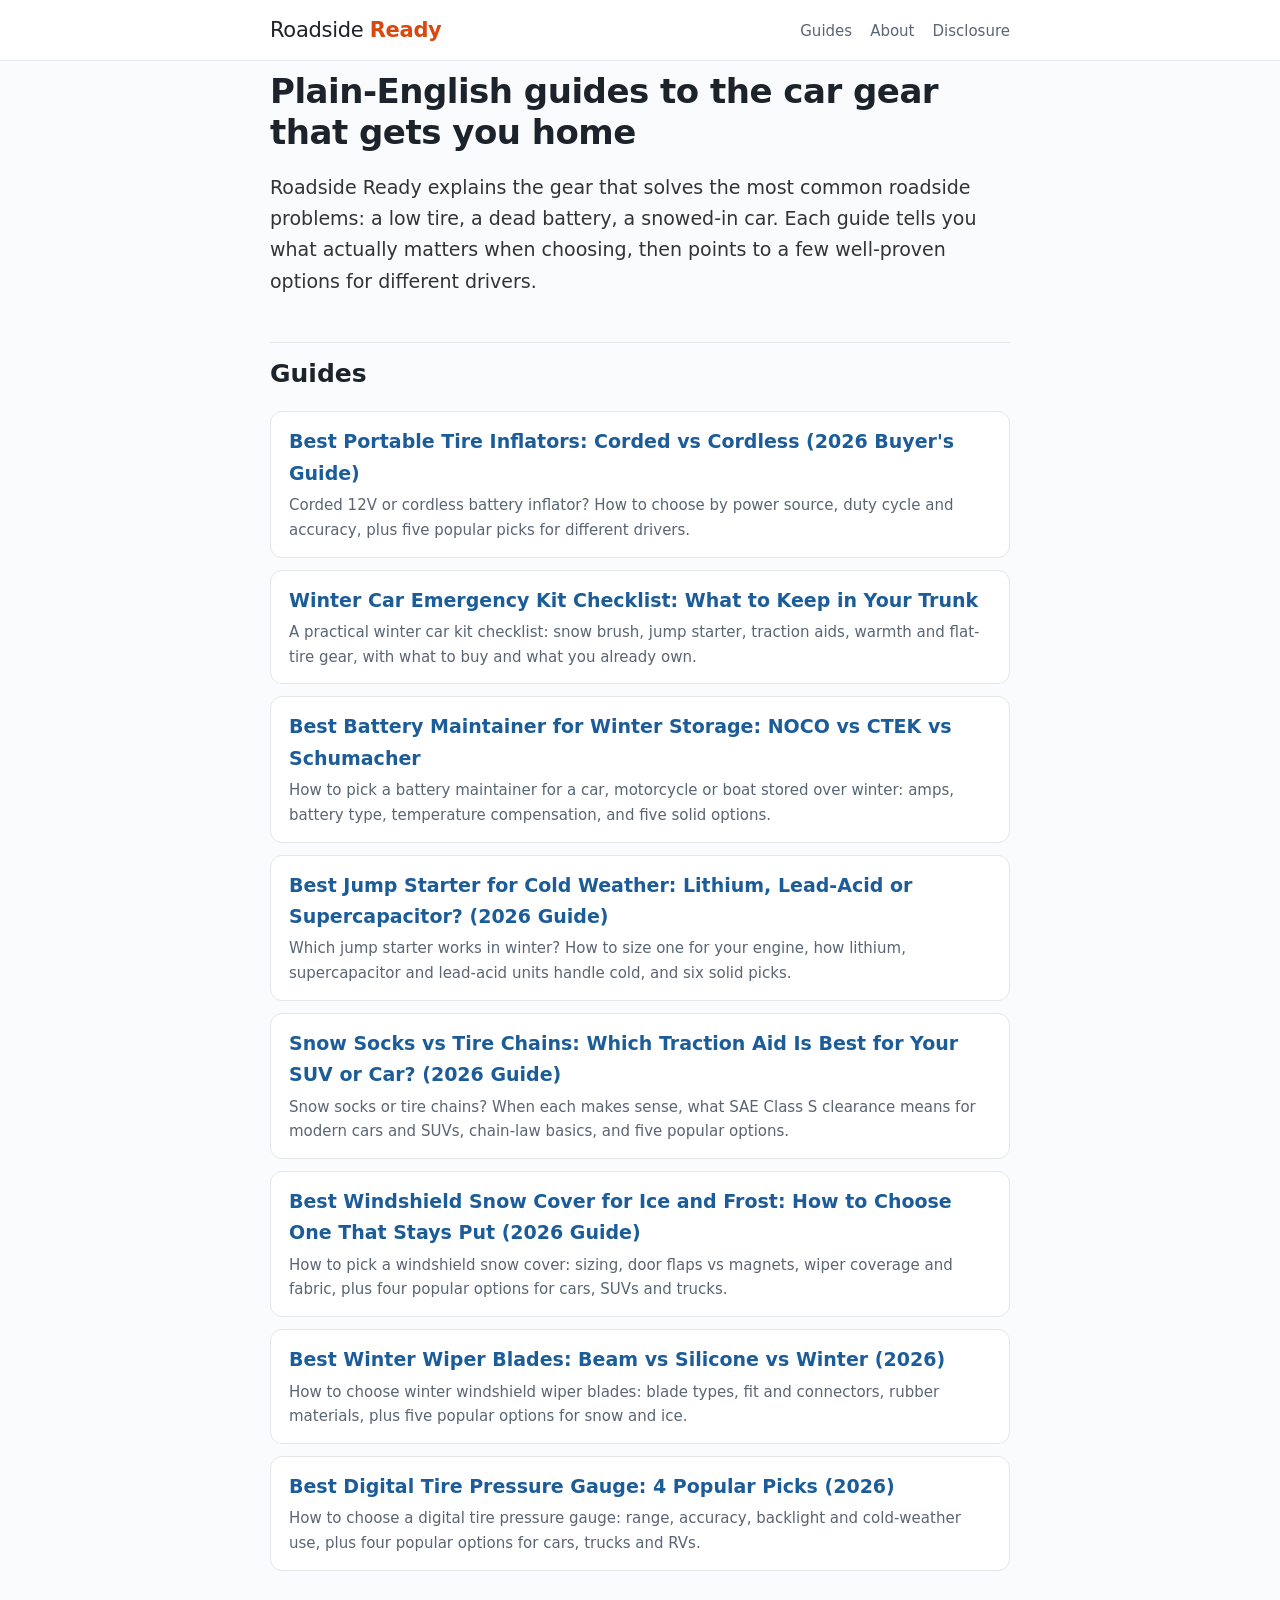
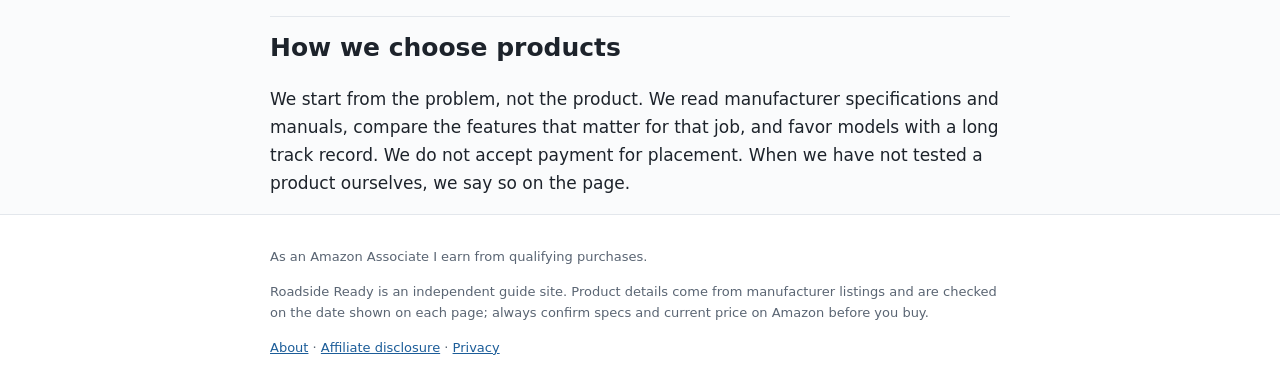
<file: index.html>
<!doctype html>
<html lang="en"><head>
<meta charset="utf-8"><meta name="viewport" content="width=device-width,initial-scale=1"><meta name="p:domain_verify" content="308b1298f060d5dcc850b686b16271bb"/>
<title>Plain-English Guides to the Car Gear That Gets You Home | Roadside Ready</title>
<meta name="description" content="Independent buyer's guides to tire inflators, jump starters, battery maintainers and winter car emergency gear, written for everyday drivers.">
<link rel="canonical" href="https://vocedoro.github.io/roadside-ready/">
<meta property="og:title" content="Plain-English Guides to the Car Gear That Gets You Home"><meta property="og:description" content="Independent buyer's guides to tire inflators, jump starters, battery maintainers and winter car emergency gear, written for everyday drivers."><meta property="og:type" content="website">
<link rel="stylesheet" href="style.css">
</head><body>
<header class="top"><div class="wrap"><a class="logo" href="index.html">Roadside <b>Ready</b></a>
<nav><a href="index.html#guides">Guides</a><a href="about.html">About</a><a href="disclosure.html">Disclosure</a></nav></div></header>
<main class="wrap">

<section>
<h1>Plain-English guides to the car gear that gets you home</h1>
<p class="lead">Roadside Ready explains the gear that solves the most common roadside problems: a low tire, a dead battery, a snowed-in car. Each guide tells you what actually matters when choosing, then points to a few well-proven options for different drivers.</p>
<h2 id="guides">Guides</h2>
<ul class="guides">
<li><a href="guides/portable-tire-inflator.html">Best Portable Tire Inflators: Corded vs Cordless (2026 Buyer's Guide)</a><p>Corded 12V or cordless battery inflator? How to choose by power source, duty cycle and accuracy, plus five popular picks for different drivers.</p></li>
<li><a href="guides/winter-car-emergency-kit.html">Winter Car Emergency Kit Checklist: What to Keep in Your Trunk</a><p>A practical winter car kit checklist: snow brush, jump starter, traction aids, warmth and flat-tire gear, with what to buy and what you already own.</p></li>
<li><a href="guides/battery-maintainer-winter-storage.html">Best Battery Maintainer for Winter Storage: NOCO vs CTEK vs Schumacher</a><p>How to pick a battery maintainer for a car, motorcycle or boat stored over winter: amps, battery type, temperature compensation, and five solid options.</p></li>
<li><a href="guides/jump-starter-cold-weather.html">Best Jump Starter for Cold Weather: Lithium, Lead-Acid or Supercapacitor? (2026 Guide)</a><p>Which jump starter works in winter? How to size one for your engine, how lithium, supercapacitor and lead-acid units handle cold, and six solid picks.</p></li>
<li><a href="guides/snow-socks-vs-tire-chains.html">Snow Socks vs Tire Chains: Which Traction Aid Is Best for Your SUV or Car? (2026 Guide)</a><p>Snow socks or tire chains? When each makes sense, what SAE Class S clearance means for modern cars and SUVs, chain-law basics, and five popular options.</p></li>
<li><a href="guides/windshield-snow-cover.html">Best Windshield Snow Cover for Ice and Frost: How to Choose One That Stays Put (2026 Guide)</a><p>How to pick a windshield snow cover: sizing, door flaps vs magnets, wiper coverage and fabric, plus four popular options for cars, SUVs and trucks.</p></li>
<li><a href="guides/winter-wiper-blades.html">Best Winter Wiper Blades: Beam vs Silicone vs Winter (2026)</a><p>How to choose winter windshield wiper blades: blade types, fit and connectors, rubber materials, plus five popular options for snow and ice.</p></li>
<li><a href="guides/digital-tire-pressure-gauge.html">Best Digital Tire Pressure Gauge: 4 Popular Picks (2026)</a><p>How to choose a digital tire pressure gauge: range, accuracy, backlight and cold-weather use, plus four popular options for cars, trucks and RVs.</p></li>
</ul>
<h2>How we choose products</h2>
<p>We start from the problem, not the product. We read manufacturer specifications and manuals, compare the features that matter for that job, and favor models with a long track record. We do not accept payment for placement. When we have not tested a product ourselves, we say so on the page.</p>
</section>

</main>
<footer><div class="wrap"><p>As an Amazon Associate I earn from qualifying purchases.</p><p>Roadside Ready is an independent guide site. Product details come from manufacturer listings and are checked on the date shown on each page; always confirm specs and current price on Amazon before you buy.</p>
<p><a href="about.html">About</a> · <a href="disclosure.html">Affiliate disclosure</a> · <a href="privacy.html">Privacy</a></p></div></footer>
</body></html>
</file>
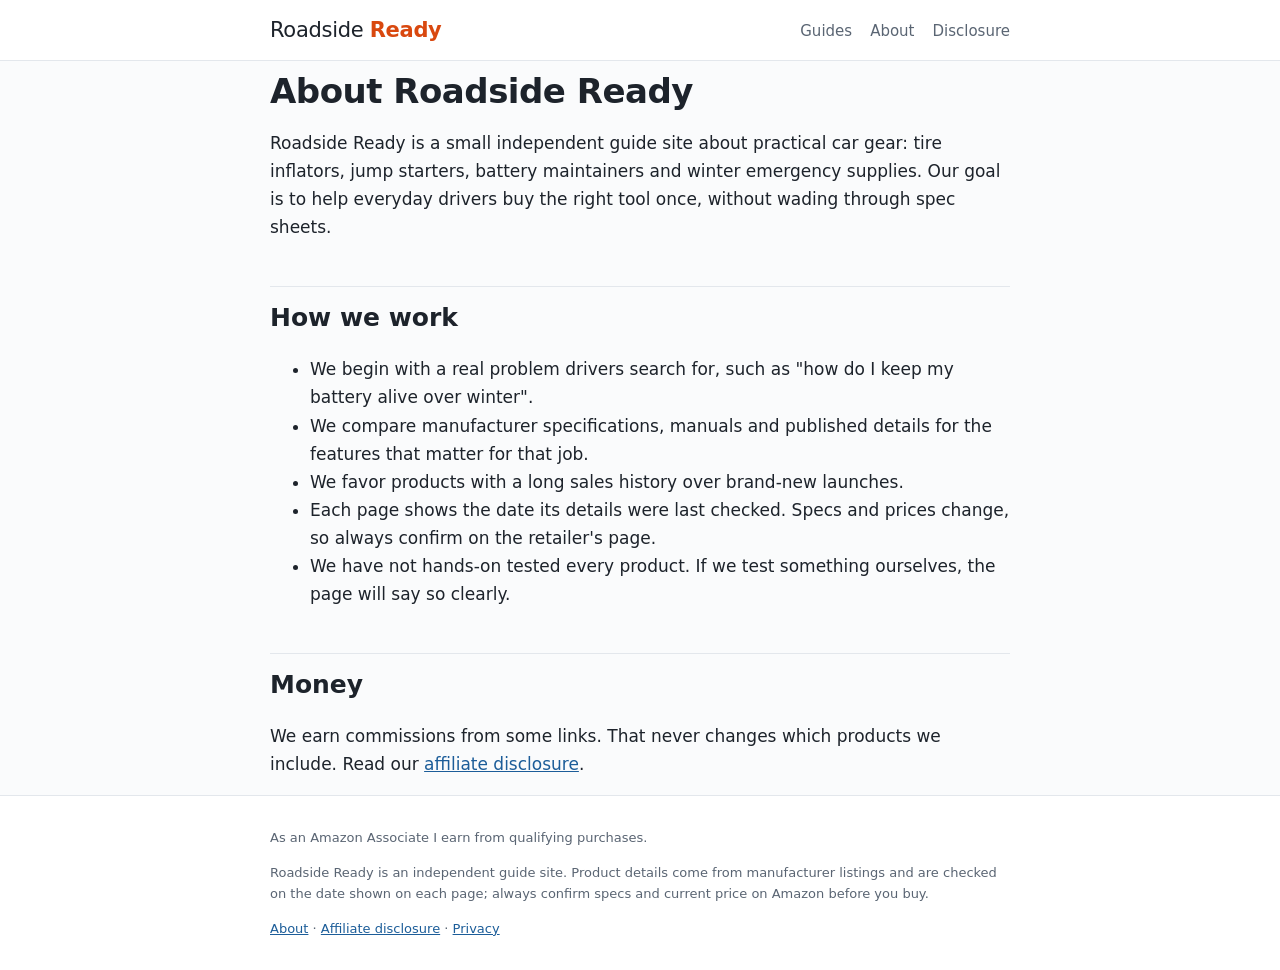
<file: about.html>
<!doctype html>
<html lang="en"><head>
<meta charset="utf-8"><meta name="viewport" content="width=device-width,initial-scale=1"><meta name="p:domain_verify" content="308b1298f060d5dcc850b686b16271bb"/>
<title>About Roadside Ready | Roadside Ready</title>
<meta name="description" content="Who we are and how we choose the products in our guides.">
<link rel="canonical" href="https://vocedoro.github.io/roadside-ready/about.html">
<meta property="og:title" content="About Roadside Ready"><meta property="og:description" content="Who we are and how we choose the products in our guides."><meta property="og:type" content="website">
<link rel="stylesheet" href="style.css">
</head><body>
<header class="top"><div class="wrap"><a class="logo" href="index.html">Roadside <b>Ready</b></a>
<nav><a href="index.html#guides">Guides</a><a href="about.html">About</a><a href="disclosure.html">Disclosure</a></nav></div></header>
<main class="wrap">

<section>
<h1>About Roadside Ready</h1>
<p>Roadside Ready is a small independent guide site about practical car gear: tire inflators, jump starters, battery maintainers and winter emergency supplies. Our goal is to help everyday drivers buy the right tool once, without wading through spec sheets.</p>
<h2>How we work</h2>
<ul>
<li>We begin with a real problem drivers search for, such as "how do I keep my battery alive over winter".</li>
<li>We compare manufacturer specifications, manuals and published details for the features that matter for that job.</li>
<li>We favor products with a long sales history over brand-new launches.</li>
<li>Each page shows the date its details were last checked. Specs and prices change, so always confirm on the retailer's page.</li>
<li>We have not hands-on tested every product. If we test something ourselves, the page will say so clearly.</li>
</ul>
<h2>Money</h2>
<p>We earn commissions from some links. That never changes which products we include. Read our <a href="disclosure.html">affiliate disclosure</a>.</p>
</section>

</main>
<footer><div class="wrap"><p>As an Amazon Associate I earn from qualifying purchases.</p><p>Roadside Ready is an independent guide site. Product details come from manufacturer listings and are checked on the date shown on each page; always confirm specs and current price on Amazon before you buy.</p>
<p><a href="about.html">About</a> · <a href="disclosure.html">Affiliate disclosure</a> · <a href="privacy.html">Privacy</a></p></div></footer>
</body></html>
</file>
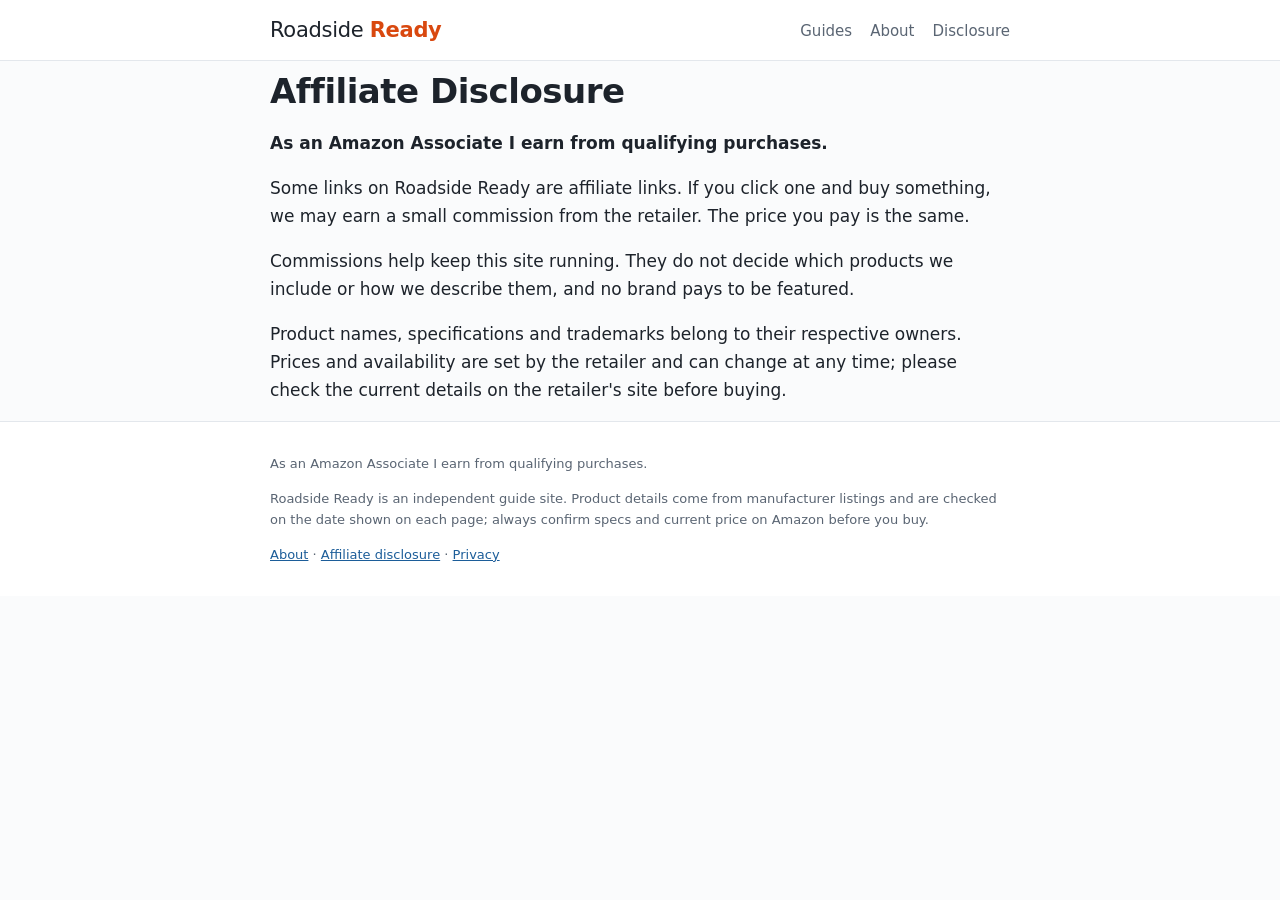
<file: disclosure.html>
<!doctype html>
<html lang="en"><head>
<meta charset="utf-8"><meta name="viewport" content="width=device-width,initial-scale=1"><meta name="p:domain_verify" content="308b1298f060d5dcc850b686b16271bb"/>
<title>Affiliate Disclosure | Roadside Ready</title>
<meta name="description" content="How Roadside Ready earns money and how that affects our guides.">
<link rel="canonical" href="https://vocedoro.github.io/roadside-ready/disclosure.html">
<meta property="og:title" content="Affiliate Disclosure"><meta property="og:description" content="How Roadside Ready earns money and how that affects our guides."><meta property="og:type" content="website">
<link rel="stylesheet" href="style.css">
</head><body>
<header class="top"><div class="wrap"><a class="logo" href="index.html">Roadside <b>Ready</b></a>
<nav><a href="index.html#guides">Guides</a><a href="about.html">About</a><a href="disclosure.html">Disclosure</a></nav></div></header>
<main class="wrap">

<section>
<h1>Affiliate Disclosure</h1>
<p><strong>As an Amazon Associate I earn from qualifying purchases.</strong></p>
<p>Some links on Roadside Ready are affiliate links. If you click one and buy something, we may earn a small commission from the retailer. The price you pay is the same.</p>
<p>Commissions help keep this site running. They do not decide which products we include or how we describe them, and no brand pays to be featured.</p>
<p>Product names, specifications and trademarks belong to their respective owners. Prices and availability are set by the retailer and can change at any time; please check the current details on the retailer's site before buying.</p>
</section>

</main>
<footer><div class="wrap"><p>As an Amazon Associate I earn from qualifying purchases.</p><p>Roadside Ready is an independent guide site. Product details come from manufacturer listings and are checked on the date shown on each page; always confirm specs and current price on Amazon before you buy.</p>
<p><a href="about.html">About</a> · <a href="disclosure.html">Affiliate disclosure</a> · <a href="privacy.html">Privacy</a></p></div></footer>
</body></html>
</file>
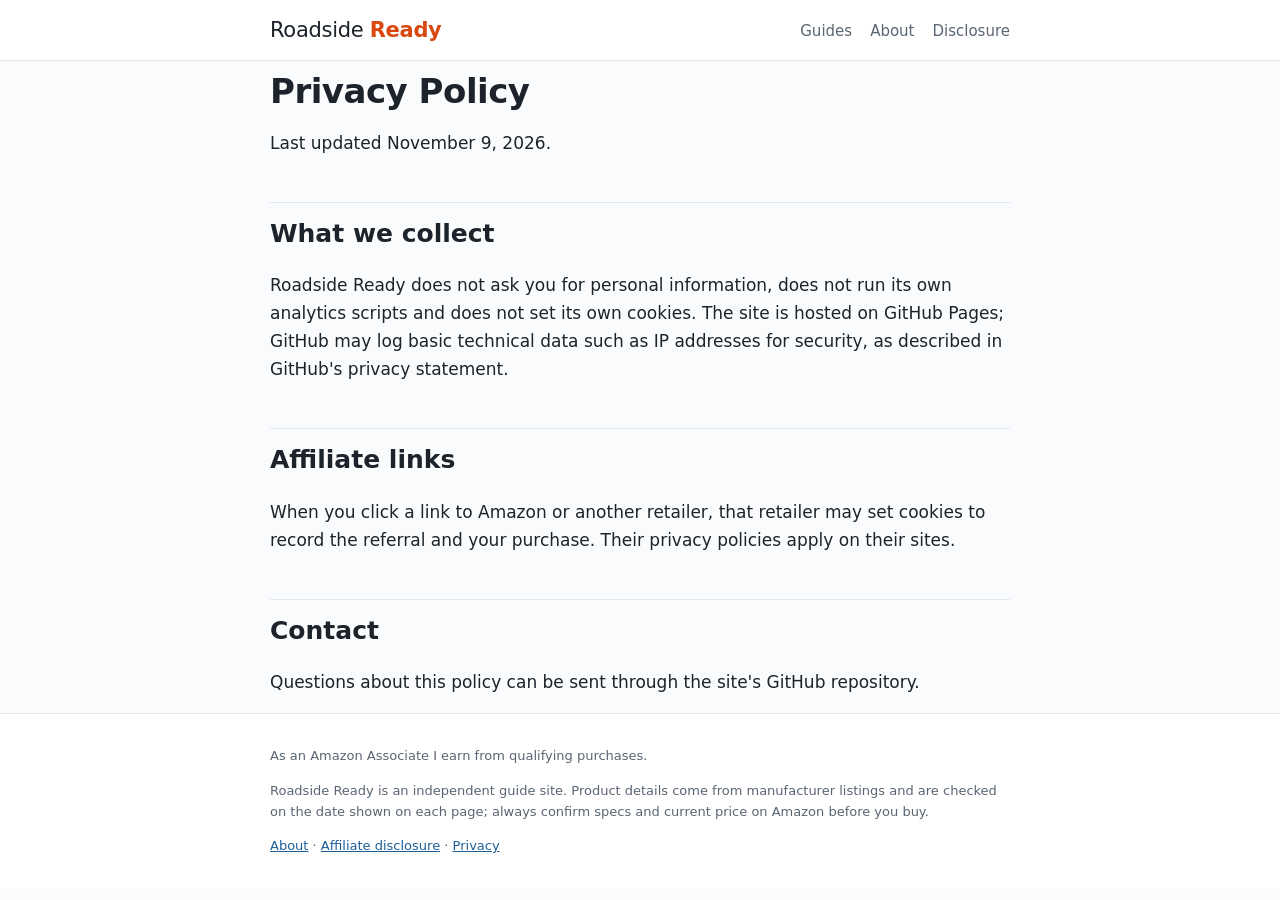
<file: privacy.html>
<!doctype html>
<html lang="en"><head>
<meta charset="utf-8"><meta name="viewport" content="width=device-width,initial-scale=1"><meta name="p:domain_verify" content="308b1298f060d5dcc850b686b16271bb"/>
<title>Privacy Policy | Roadside Ready</title>
<meta name="description" content="What data this site collects (very little) and how affiliate links work.">
<link rel="canonical" href="https://vocedoro.github.io/roadside-ready/privacy.html">
<meta property="og:title" content="Privacy Policy"><meta property="og:description" content="What data this site collects (very little) and how affiliate links work."><meta property="og:type" content="website">
<link rel="stylesheet" href="style.css">
</head><body>
<header class="top"><div class="wrap"><a class="logo" href="index.html">Roadside <b>Ready</b></a>
<nav><a href="index.html#guides">Guides</a><a href="about.html">About</a><a href="disclosure.html">Disclosure</a></nav></div></header>
<main class="wrap">

<section>
<h1>Privacy Policy</h1>
<p>Last updated November 9, 2026.</p>
<h2>What we collect</h2>
<p>Roadside Ready does not ask you for personal information, does not run its own analytics scripts and does not set its own cookies. The site is hosted on GitHub Pages; GitHub may log basic technical data such as IP addresses for security, as described in GitHub's privacy statement.</p>
<h2>Affiliate links</h2>
<p>When you click a link to Amazon or another retailer, that retailer may set cookies to record the referral and your purchase. Their privacy policies apply on their sites.</p>
<h2>Contact</h2>
<p>Questions about this policy can be sent through the site's GitHub repository.</p>
</section>

</main>
<footer><div class="wrap"><p>As an Amazon Associate I earn from qualifying purchases.</p><p>Roadside Ready is an independent guide site. Product details come from manufacturer listings and are checked on the date shown on each page; always confirm specs and current price on Amazon before you buy.</p>
<p><a href="about.html">About</a> · <a href="disclosure.html">Affiliate disclosure</a> · <a href="privacy.html">Privacy</a></p></div></footer>
</body></html>
</file>
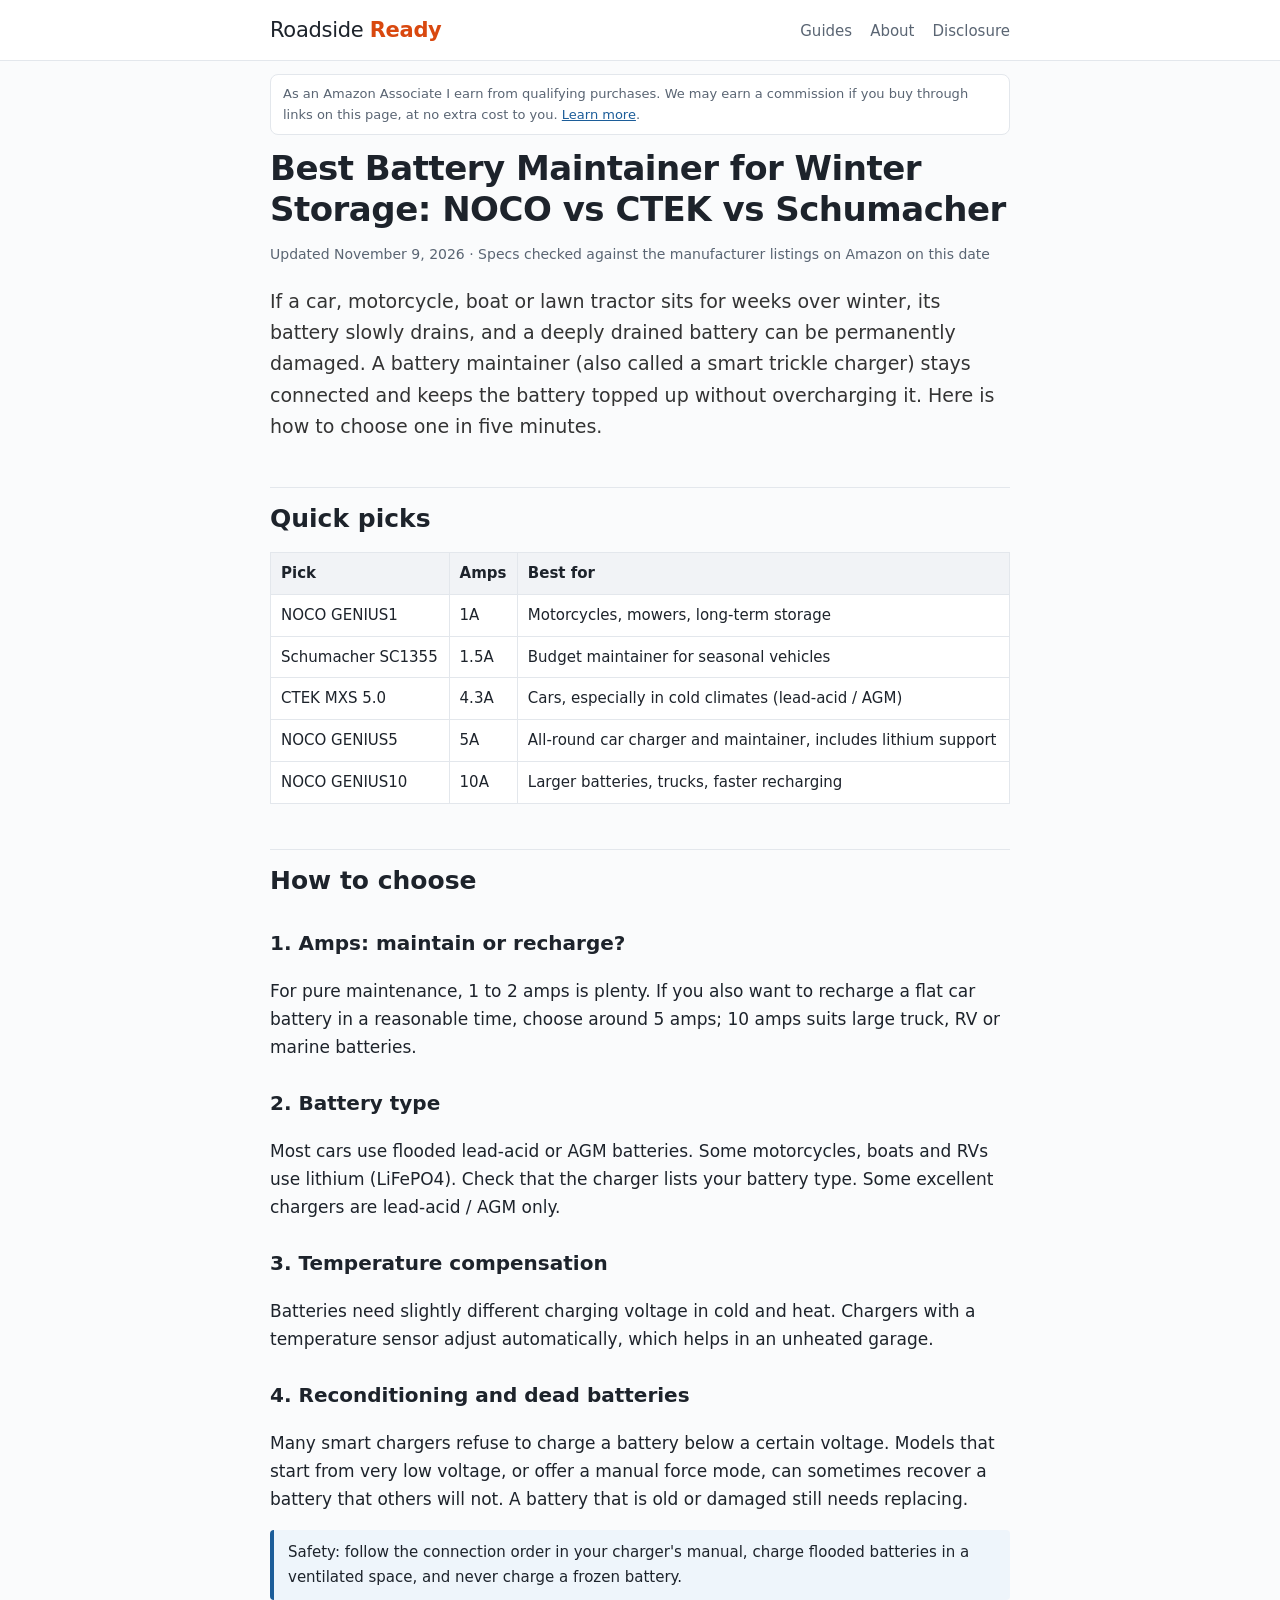
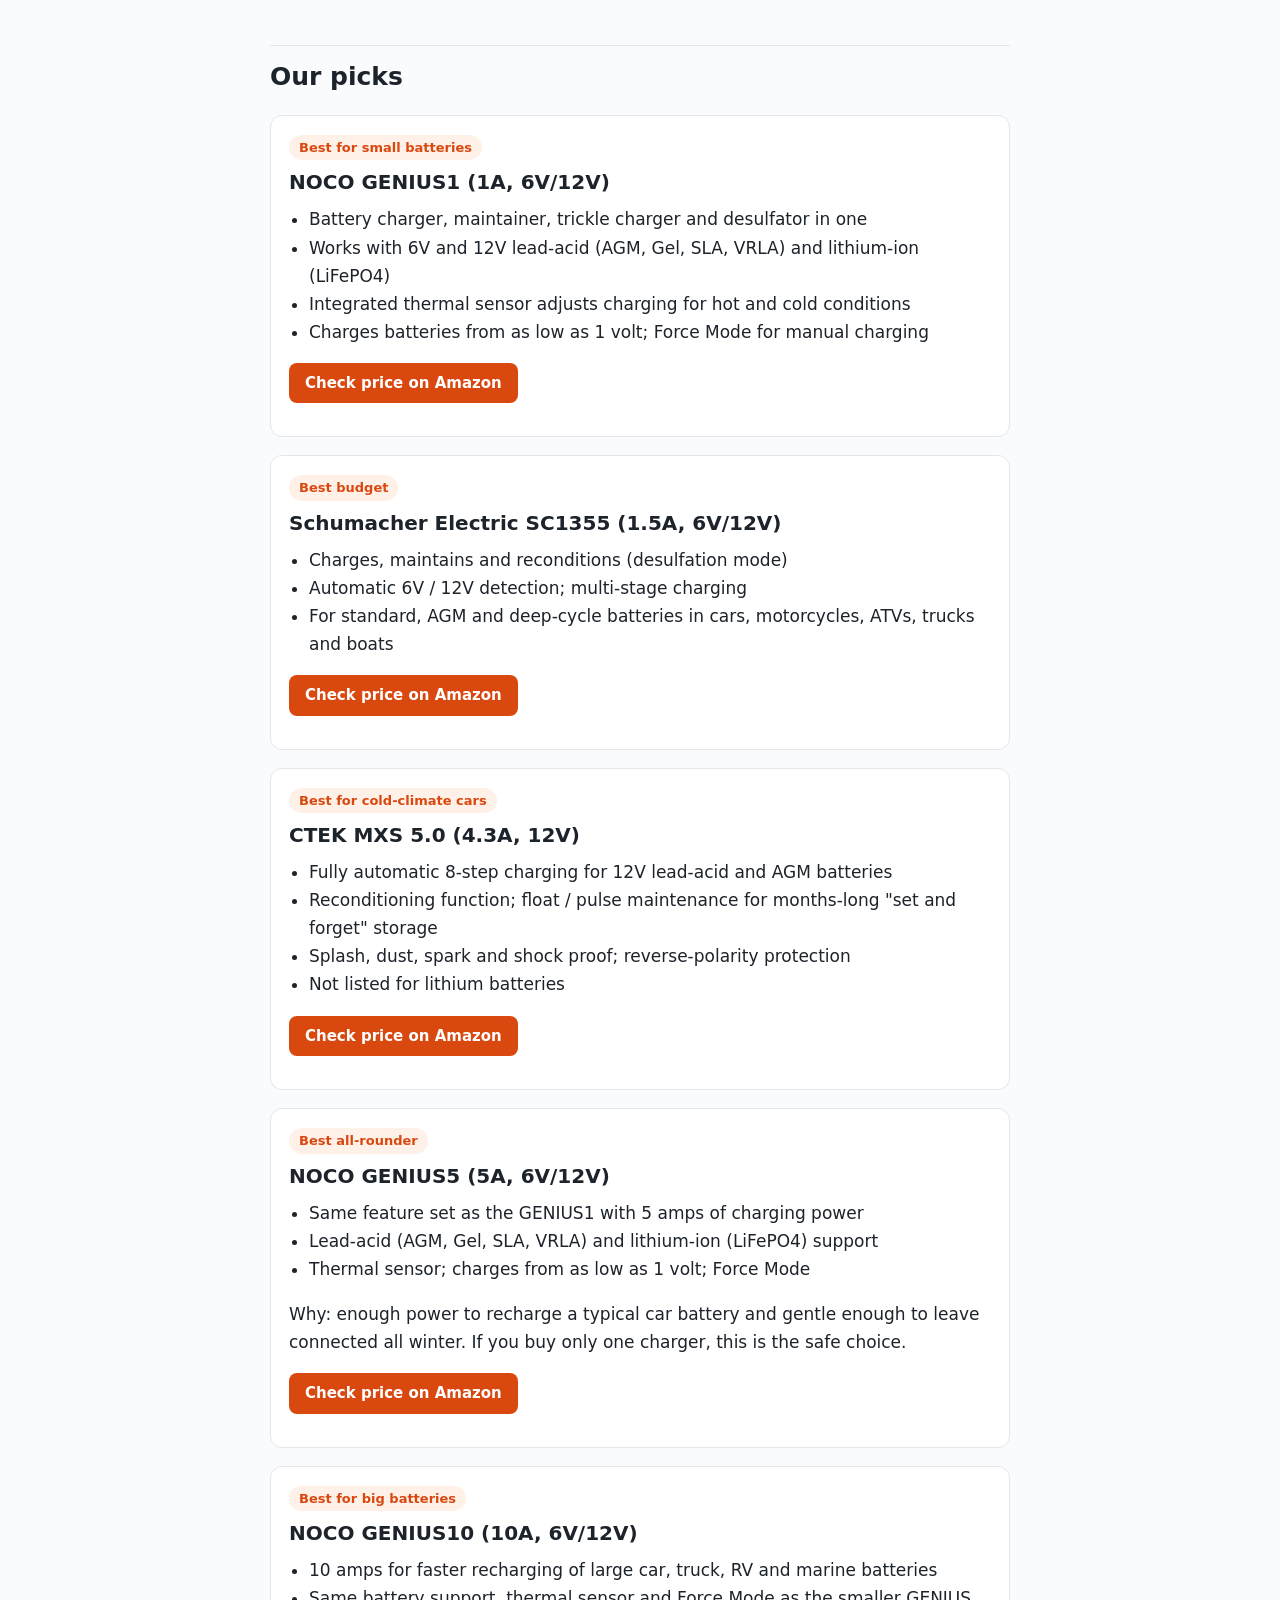
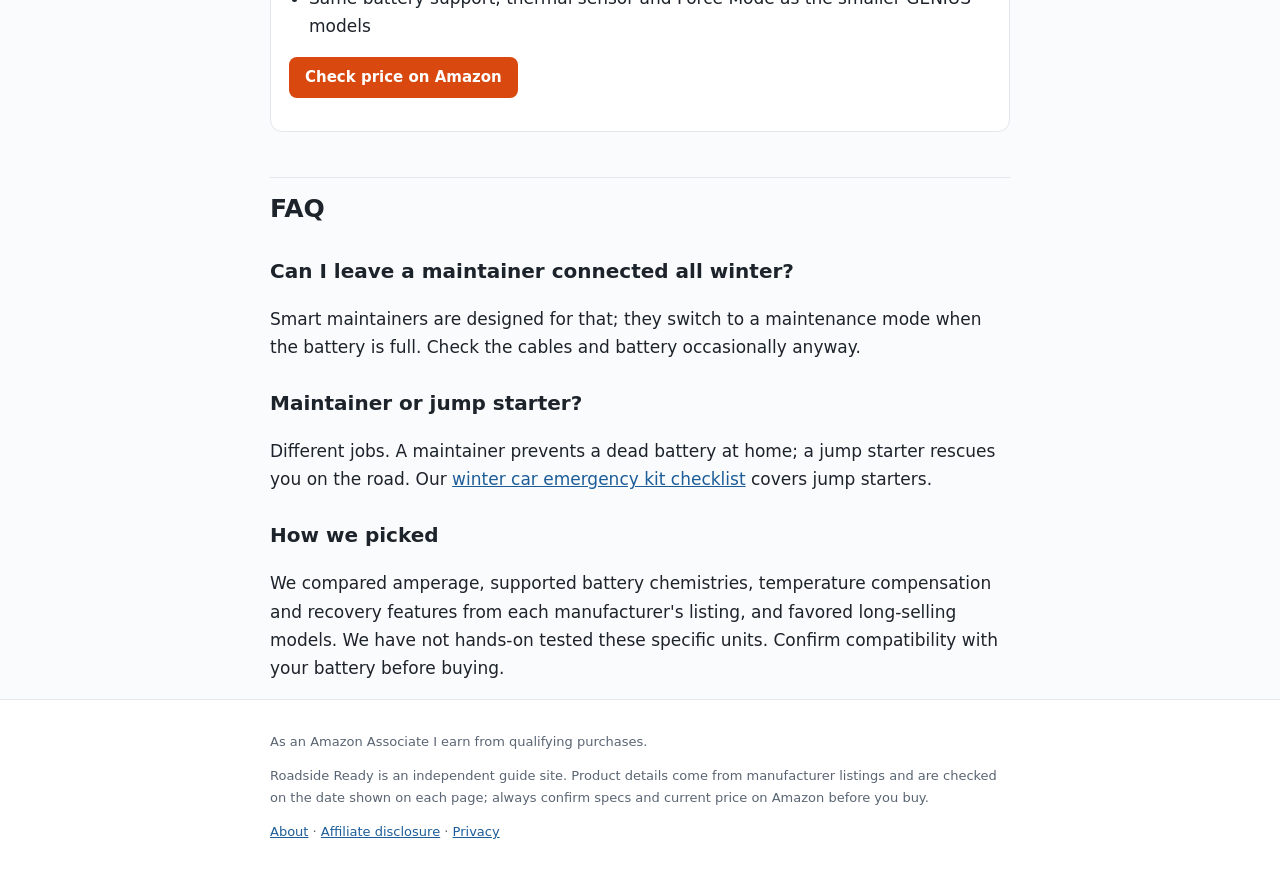
<file: guides/battery-maintainer-winter-storage.html>
<!doctype html>
<html lang="en"><head>
<meta charset="utf-8"><meta name="viewport" content="width=device-width,initial-scale=1"><meta name="p:domain_verify" content="308b1298f060d5dcc850b686b16271bb"/>
<title>Best Battery Maintainer for Winter Storage: NOCO vs CTEK vs Schumacher | Roadside Ready</title>
<meta name="description" content="How to pick a battery maintainer for a car, motorcycle or boat stored over winter: amps, battery type, temperature compensation, and five solid options.">
<link rel="canonical" href="https://vocedoro.github.io/roadside-ready/guides/battery-maintainer-winter-storage.html">
<meta property="og:title" content="Best Battery Maintainer for Winter Storage: NOCO vs CTEK vs Schumacher"><meta property="og:description" content="How to pick a battery maintainer for a car, motorcycle or boat stored over winter: amps, battery type, temperature compensation, and five solid options."><meta property="og:type" content="article">
<link rel="stylesheet" href="../style.css">
</head><body>
<header class="top"><div class="wrap"><a class="logo" href="../index.html">Roadside <b>Ready</b></a>
<nav><a href="../index.html#guides">Guides</a><a href="../about.html">About</a><a href="../disclosure.html">Disclosure</a></nav></div></header>
<main class="wrap">
<p class="disc">As an Amazon Associate I earn from qualifying purchases. We may earn a commission if you buy through links on this page, at no extra cost to you. <a href="../disclosure.html">Learn more</a>.</p>
<article>
<h1>Best Battery Maintainer for Winter Storage: NOCO vs CTEK vs Schumacher</h1>
<p class="meta">Updated November 9, 2026 · Specs checked against the manufacturer listings on Amazon on this date</p>
<p class="lead">If a car, motorcycle, boat or lawn tractor sits for weeks over winter, its battery slowly drains, and a deeply drained battery can be permanently damaged. A battery maintainer (also called a smart trickle charger) stays connected and keeps the battery topped up without overcharging it. Here is how to choose one in five minutes.</p>

<h2>Quick picks</h2>
<table>
<tr><th>Pick</th><th>Amps</th><th>Best for</th></tr>
<tr><td>NOCO GENIUS1</td><td>1A</td><td>Motorcycles, mowers, long-term storage</td></tr>
<tr><td>Schumacher SC1355</td><td>1.5A</td><td>Budget maintainer for seasonal vehicles</td></tr>
<tr><td>CTEK MXS 5.0</td><td>4.3A</td><td>Cars, especially in cold climates (lead-acid / AGM)</td></tr>
<tr><td>NOCO GENIUS5</td><td>5A</td><td>All-round car charger and maintainer, includes lithium support</td></tr>
<tr><td>NOCO GENIUS10</td><td>10A</td><td>Larger batteries, trucks, faster recharging</td></tr>
</table>

<h2>How to choose</h2>
<h3>1. Amps: maintain or recharge?</h3>
<p>For pure maintenance, 1 to 2 amps is plenty. If you also want to recharge a flat car battery in a reasonable time, choose around 5 amps; 10 amps suits large truck, RV or marine batteries.</p>
<h3>2. Battery type</h3>
<p>Most cars use flooded lead-acid or AGM batteries. Some motorcycles, boats and RVs use lithium (LiFePO4). Check that the charger lists your battery type. Some excellent chargers are lead-acid / AGM only.</p>
<h3>3. Temperature compensation</h3>
<p>Batteries need slightly different charging voltage in cold and heat. Chargers with a temperature sensor adjust automatically, which helps in an unheated garage.</p>
<h3>4. Reconditioning and dead batteries</h3>
<p>Many smart chargers refuse to charge a battery below a certain voltage. Models that start from very low voltage, or offer a manual force mode, can sometimes recover a battery that others will not. A battery that is old or damaged still needs replacing.</p>
<div class="note">Safety: follow the connection order in your charger's manual, charge flooded batteries in a ventilated space, and never charge a frozen battery.</div>

<h2>Our picks</h2>
<div class="pick"><span class="best">Best for small batteries</span>
<h3>NOCO GENIUS1 (1A, 6V/12V)</h3>
<ul>
<li>Battery charger, maintainer, trickle charger and desulfator in one</li>
<li>Works with 6V and 12V lead-acid (AGM, Gel, SLA, VRLA) and lithium-ion (LiFePO4)</li>
<li>Integrated thermal sensor adjusts charging for hot and cold conditions</li>
<li>Charges batteries from as low as 1 volt; Force Mode for manual charging</li>
</ul>
<p><a class="amz" href="https://www.amazon.com/dp/B07W46BX31?tag=roadsiderea02-20" data-asin="B07W46BX31" rel="sponsored nofollow noopener" target="_blank">Check price on Amazon</a></p></div>

<div class="pick"><span class="best">Best budget</span>
<h3>Schumacher Electric SC1355 (1.5A, 6V/12V)</h3>
<ul>
<li>Charges, maintains and reconditions (desulfation mode)</li>
<li>Automatic 6V / 12V detection; multi-stage charging</li>
<li>For standard, AGM and deep-cycle batteries in cars, motorcycles, ATVs, trucks and boats</li>
</ul>
<p><a class="amz" href="https://www.amazon.com/dp/B078962VRM?tag=roadsiderea02-20" data-asin="B078962VRM" rel="sponsored nofollow noopener" target="_blank">Check price on Amazon</a></p></div>

<div class="pick"><span class="best">Best for cold-climate cars</span>
<h3>CTEK MXS 5.0 (4.3A, 12V)</h3>
<ul>
<li>Fully automatic 8-step charging for 12V lead-acid and AGM batteries</li>
<li>Reconditioning function; float / pulse maintenance for months-long "set and forget" storage</li>
<li>Splash, dust, spark and shock proof; reverse-polarity protection</li>
<li>Not listed for lithium batteries</li>
</ul>
<p><a class="amz" href="https://www.amazon.com/dp/B00CD44RQO?tag=roadsiderea02-20" data-asin="B00CD44RQO" rel="sponsored nofollow noopener" target="_blank">Check price on Amazon</a></p></div>

<div class="pick"><span class="best">Best all-rounder</span>
<h3>NOCO GENIUS5 (5A, 6V/12V)</h3>
<ul>
<li>Same feature set as the GENIUS1 with 5 amps of charging power</li>
<li>Lead-acid (AGM, Gel, SLA, VRLA) and lithium-ion (LiFePO4) support</li>
<li>Thermal sensor; charges from as low as 1 volt; Force Mode</li>
</ul>
<p>Why: enough power to recharge a typical car battery and gentle enough to leave connected all winter. If you buy only one charger, this is the safe choice.</p>
<p><a class="amz" href="https://www.amazon.com/dp/B07W8KJH44?tag=roadsiderea02-20" data-asin="B07W8KJH44" rel="sponsored nofollow noopener" target="_blank">Check price on Amazon</a></p></div>

<div class="pick"><span class="best">Best for big batteries</span>
<h3>NOCO GENIUS10 (10A, 6V/12V)</h3>
<ul>
<li>10 amps for faster recharging of large car, truck, RV and marine batteries</li>
<li>Same battery support, thermal sensor and Force Mode as the smaller GENIUS models</li>
</ul>
<p><a class="amz" href="https://www.amazon.com/dp/B07W3QT226?tag=roadsiderea02-20" data-asin="B07W3QT226" rel="sponsored nofollow noopener" target="_blank">Check price on Amazon</a></p></div>

<h2>FAQ</h2>
<h3>Can I leave a maintainer connected all winter?</h3>
<p>Smart maintainers are designed for that; they switch to a maintenance mode when the battery is full. Check the cables and battery occasionally anyway.</p>
<h3>Maintainer or jump starter?</h3>
<p>Different jobs. A maintainer prevents a dead battery at home; a jump starter rescues you on the road. Our <a href="winter-car-emergency-kit.html">winter car emergency kit checklist</a> covers jump starters.</p>
<h3>How we picked</h3>
<p>We compared amperage, supported battery chemistries, temperature compensation and recovery features from each manufacturer's listing, and favored long-selling models. We have not hands-on tested these specific units. Confirm compatibility with your battery before buying.</p>
</article>

</main>
<footer><div class="wrap"><p>As an Amazon Associate I earn from qualifying purchases.</p><p>Roadside Ready is an independent guide site. Product details come from manufacturer listings and are checked on the date shown on each page; always confirm specs and current price on Amazon before you buy.</p>
<p><a href="../about.html">About</a> · <a href="../disclosure.html">Affiliate disclosure</a> · <a href="../privacy.html">Privacy</a></p></div></footer>
</body></html>
</file>
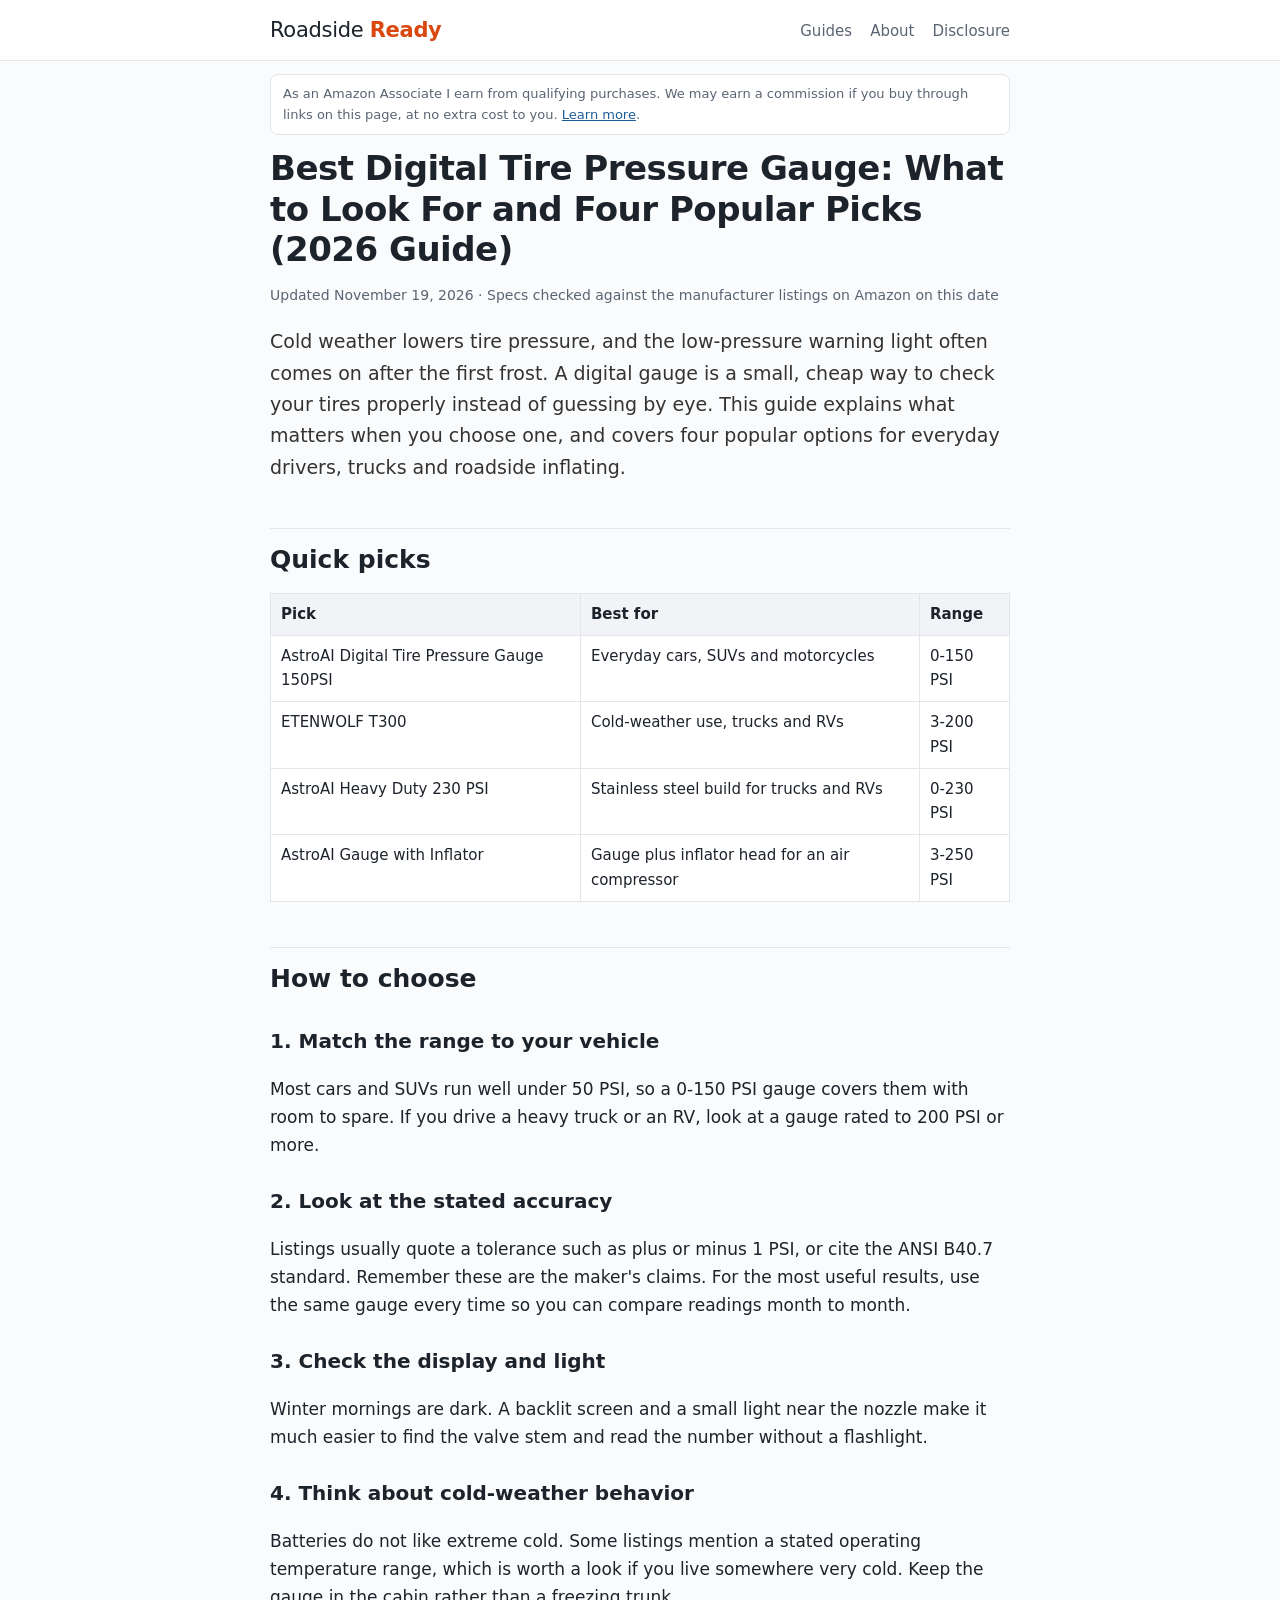
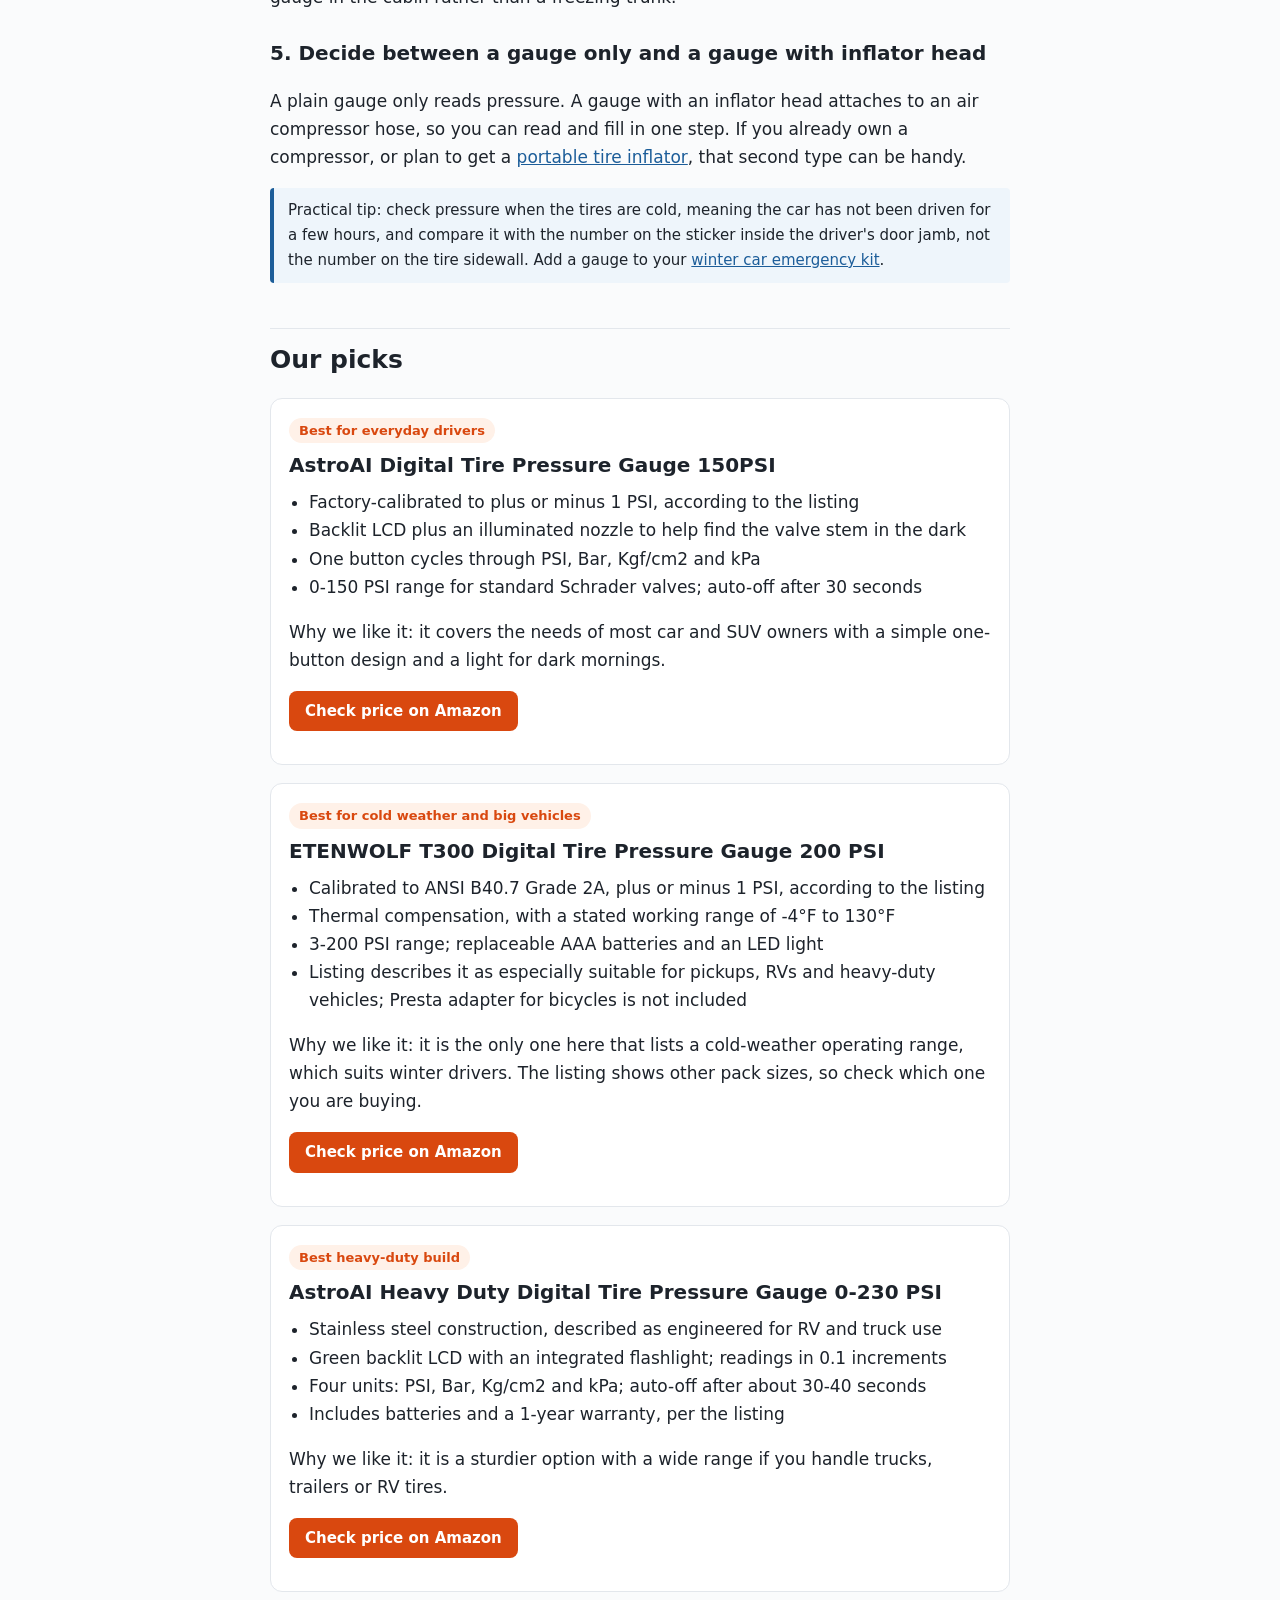
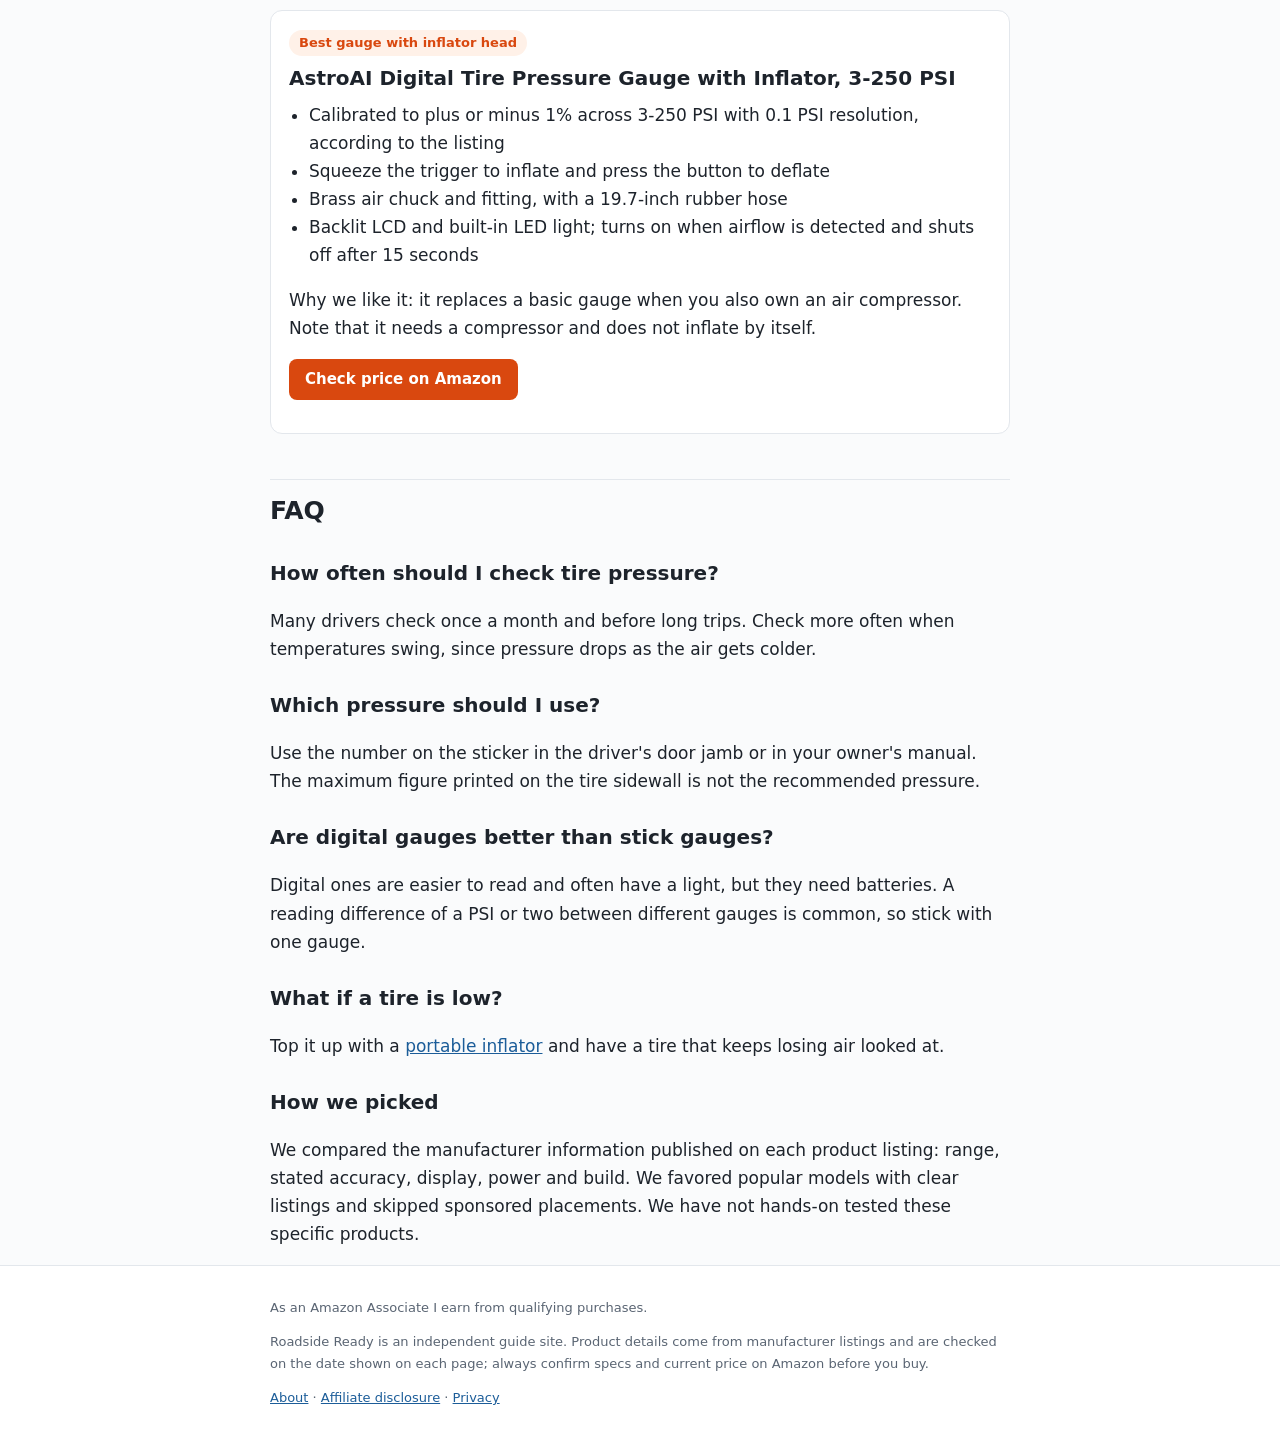
<file: guides/digital-tire-pressure-gauge.html>
<!doctype html>
<html lang="en"><head>
<meta charset="utf-8"><meta name="viewport" content="width=device-width,initial-scale=1"><meta name="p:domain_verify" content="308b1298f060d5dcc850b686b16271bb"/>
<title>Best Digital Tire Pressure Gauge: 4 Popular Picks (2026) | Roadside Ready</title>
<meta name="description" content="How to choose a digital tire pressure gauge: range, accuracy, backlight and cold-weather use, plus four popular options for cars, trucks and RVs.">
<link rel="canonical" href="https://vocedoro.github.io/roadside-ready/guides/digital-tire-pressure-gauge.html">
<meta property="og:title" content="Best Digital Tire Pressure Gauge: 4 Popular Picks (2026)"><meta property="og:description" content="How to choose a digital tire pressure gauge: range, accuracy, backlight and cold-weather use, plus four popular options for cars, trucks and RVs."><meta property="og:type" content="article">
<link rel="stylesheet" href="../style.css">
</head><body>
<header class="top"><div class="wrap"><a class="logo" href="../index.html">Roadside <b>Ready</b></a>
<nav><a href="../index.html#guides">Guides</a><a href="../about.html">About</a><a href="../disclosure.html">Disclosure</a></nav></div></header>
<main class="wrap">
<p class="disc">As an Amazon Associate I earn from qualifying purchases. We may earn a commission if you buy through links on this page, at no extra cost to you. <a href="../disclosure.html">Learn more</a>.</p>
<article>
<h1>Best Digital Tire Pressure Gauge: What to Look For and Four Popular Picks (2026 Guide)</h1>
<p class="meta">Updated November 19, 2026 · Specs checked against the manufacturer listings on Amazon on this date</p>
<p class="lead">Cold weather lowers tire pressure, and the low-pressure warning light often comes on after the first frost. A digital gauge is a small, cheap way to check your tires properly instead of guessing by eye. This guide explains what matters when you choose one, and covers four popular options for everyday drivers, trucks and roadside inflating.</p>

<h2>Quick picks</h2>
<table>
<tr><th>Pick</th><th>Best for</th><th>Range</th></tr>
<tr><td>AstroAI Digital Tire Pressure Gauge 150PSI</td><td>Everyday cars, SUVs and motorcycles</td><td>0-150 PSI</td></tr>
<tr><td>ETENWOLF T300</td><td>Cold-weather use, trucks and RVs</td><td>3-200 PSI</td></tr>
<tr><td>AstroAI Heavy Duty 230 PSI</td><td>Stainless steel build for trucks and RVs</td><td>0-230 PSI</td></tr>
<tr><td>AstroAI Gauge with Inflator</td><td>Gauge plus inflator head for an air compressor</td><td>3-250 PSI</td></tr>
</table>

<h2>How to choose</h2>
<h3>1. Match the range to your vehicle</h3>
<p>Most cars and SUVs run well under 50 PSI, so a 0-150 PSI gauge covers them with room to spare. If you drive a heavy truck or an RV, look at a gauge rated to 200 PSI or more.</p>
<h3>2. Look at the stated accuracy</h3>
<p>Listings usually quote a tolerance such as plus or minus 1 PSI, or cite the ANSI B40.7 standard. Remember these are the maker's claims. For the most useful results, use the same gauge every time so you can compare readings month to month.</p>
<h3>3. Check the display and light</h3>
<p>Winter mornings are dark. A backlit screen and a small light near the nozzle make it much easier to find the valve stem and read the number without a flashlight.</p>
<h3>4. Think about cold-weather behavior</h3>
<p>Batteries do not like extreme cold. Some listings mention a stated operating temperature range, which is worth a look if you live somewhere very cold. Keep the gauge in the cabin rather than a freezing trunk.</p>
<h3>5. Decide between a gauge only and a gauge with inflator head</h3>
<p>A plain gauge only reads pressure. A gauge with an inflator head attaches to an air compressor hose, so you can read and fill in one step. If you already own a compressor, or plan to get a <a href="portable-tire-inflator.html">portable tire inflator</a>, that second type can be handy.</p>
<div class="note">Practical tip: check pressure when the tires are cold, meaning the car has not been driven for a few hours, and compare it with the number on the sticker inside the driver's door jamb, not the number on the tire sidewall. Add a gauge to your <a href="winter-car-emergency-kit.html">winter car emergency kit</a>.</div>

<h2>Our picks</h2>
<div class="pick"><span class="best">Best for everyday drivers</span>
<h3>AstroAI Digital Tire Pressure Gauge 150PSI</h3>
<ul>
<li>Factory-calibrated to plus or minus 1 PSI, according to the listing</li>
<li>Backlit LCD plus an illuminated nozzle to help find the valve stem in the dark</li>
<li>One button cycles through PSI, Bar, Kgf/cm2 and kPa</li>
<li>0-150 PSI range for standard Schrader valves; auto-off after 30 seconds</li>
</ul>
<p>Why we like it: it covers the needs of most car and SUV owners with a simple one-button design and a light for dark mornings.</p>
<p><a class="amz" href="https://www.amazon.com/dp/B01J8DLGU2?tag=roadsiderea02-20" data-asin="B01J8DLGU2" rel="sponsored nofollow noopener" target="_blank">Check price on Amazon</a></p></div>

<div class="pick"><span class="best">Best for cold weather and big vehicles</span>
<h3>ETENWOLF T300 Digital Tire Pressure Gauge 200 PSI</h3>
<ul>
<li>Calibrated to ANSI B40.7 Grade 2A, plus or minus 1 PSI, according to the listing</li>
<li>Thermal compensation, with a stated working range of -4°F to 130°F</li>
<li>3-200 PSI range; replaceable AAA batteries and an LED light</li>
<li>Listing describes it as especially suitable for pickups, RVs and heavy-duty vehicles; Presta adapter for bicycles is not included</li>
</ul>
<p>Why we like it: it is the only one here that lists a cold-weather operating range, which suits winter drivers. The listing shows other pack sizes, so check which one you are buying.</p>
<p><a class="amz" href="https://www.amazon.com/dp/B0BY2GD9VC?tag=roadsiderea02-20" data-asin="B0BY2GD9VC" rel="sponsored nofollow noopener" target="_blank">Check price on Amazon</a></p></div>

<div class="pick"><span class="best">Best heavy-duty build</span>
<h3>AstroAI Heavy Duty Digital Tire Pressure Gauge 0-230 PSI</h3>
<ul>
<li>Stainless steel construction, described as engineered for RV and truck use</li>
<li>Green backlit LCD with an integrated flashlight; readings in 0.1 increments</li>
<li>Four units: PSI, Bar, Kg/cm2 and kPa; auto-off after about 30-40 seconds</li>
<li>Includes batteries and a 1-year warranty, per the listing</li>
</ul>
<p>Why we like it: it is a sturdier option with a wide range if you handle trucks, trailers or RV tires.</p>
<p><a class="amz" href="https://www.amazon.com/dp/B01NCX3H1G?tag=roadsiderea02-20" data-asin="B01NCX3H1G" rel="sponsored nofollow noopener" target="_blank">Check price on Amazon</a></p></div>

<div class="pick"><span class="best">Best gauge with inflator head</span>
<h3>AstroAI Digital Tire Pressure Gauge with Inflator, 3-250 PSI</h3>
<ul>
<li>Calibrated to plus or minus 1% across 3-250 PSI with 0.1 PSI resolution, according to the listing</li>
<li>Squeeze the trigger to inflate and press the button to deflate</li>
<li>Brass air chuck and fitting, with a 19.7-inch rubber hose</li>
<li>Backlit LCD and built-in LED light; turns on when airflow is detected and shuts off after 15 seconds</li>
</ul>
<p>Why we like it: it replaces a basic gauge when you also own an air compressor. Note that it needs a compressor and does not inflate by itself.</p>
<p><a class="amz" href="https://www.amazon.com/dp/B07D3PVBJ4?tag=roadsiderea02-20" data-asin="B07D3PVBJ4" rel="sponsored nofollow noopener" target="_blank">Check price on Amazon</a></p></div>

<h2>FAQ</h2>
<h3>How often should I check tire pressure?</h3>
<p>Many drivers check once a month and before long trips. Check more often when temperatures swing, since pressure drops as the air gets colder.</p>
<h3>Which pressure should I use?</h3>
<p>Use the number on the sticker in the driver's door jamb or in your owner's manual. The maximum figure printed on the tire sidewall is not the recommended pressure.</p>
<h3>Are digital gauges better than stick gauges?</h3>
<p>Digital ones are easier to read and often have a light, but they need batteries. A reading difference of a PSI or two between different gauges is common, so stick with one gauge.</p>
<h3>What if a tire is low?</h3>
<p>Top it up with a <a href="portable-tire-inflator.html">portable inflator</a> and have a tire that keeps losing air looked at.</p>
<h3>How we picked</h3>
<p>We compared the manufacturer information published on each product listing: range, stated accuracy, display, power and build. We favored popular models with clear listings and skipped sponsored placements. We have not hands-on tested these specific products.</p>
</article>

</main>
<footer><div class="wrap"><p>As an Amazon Associate I earn from qualifying purchases.</p><p>Roadside Ready is an independent guide site. Product details come from manufacturer listings and are checked on the date shown on each page; always confirm specs and current price on Amazon before you buy.</p>
<p><a href="../about.html">About</a> · <a href="../disclosure.html">Affiliate disclosure</a> · <a href="../privacy.html">Privacy</a></p></div></footer>
</body></html>
</file>
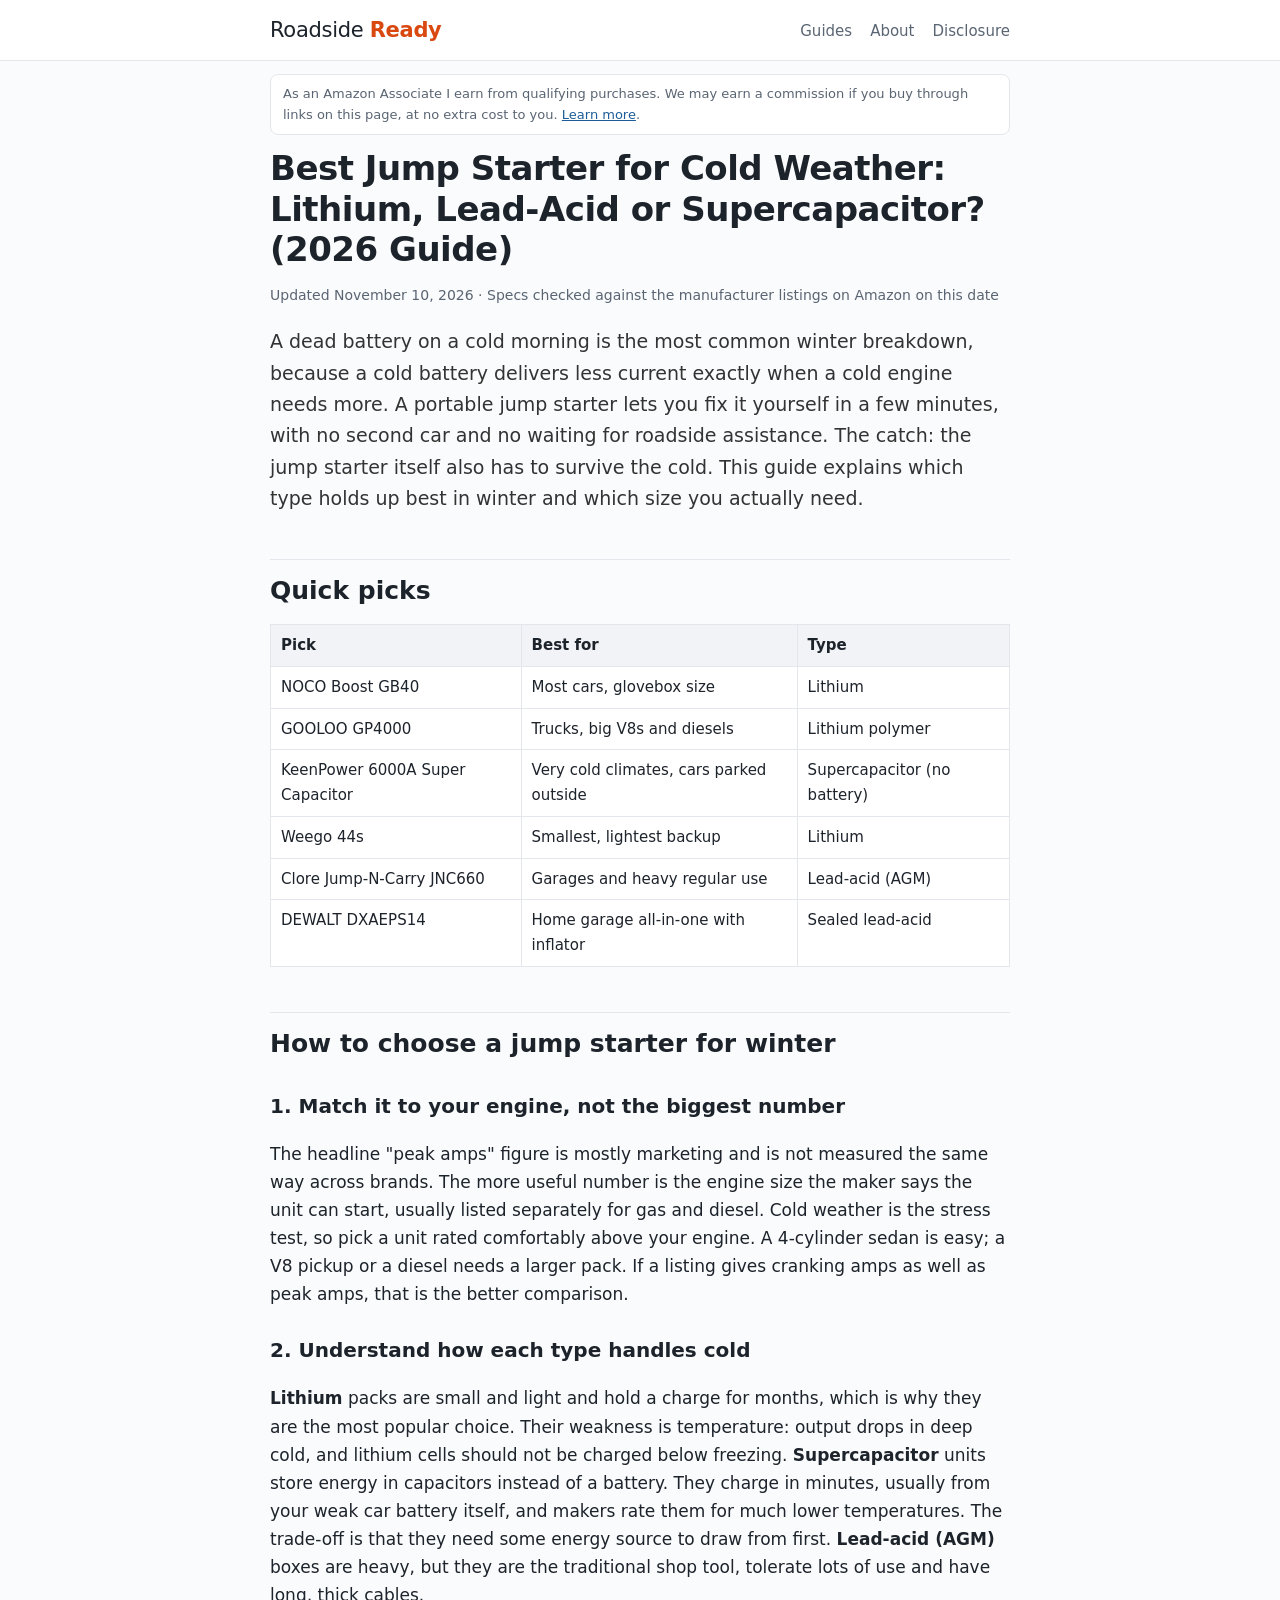
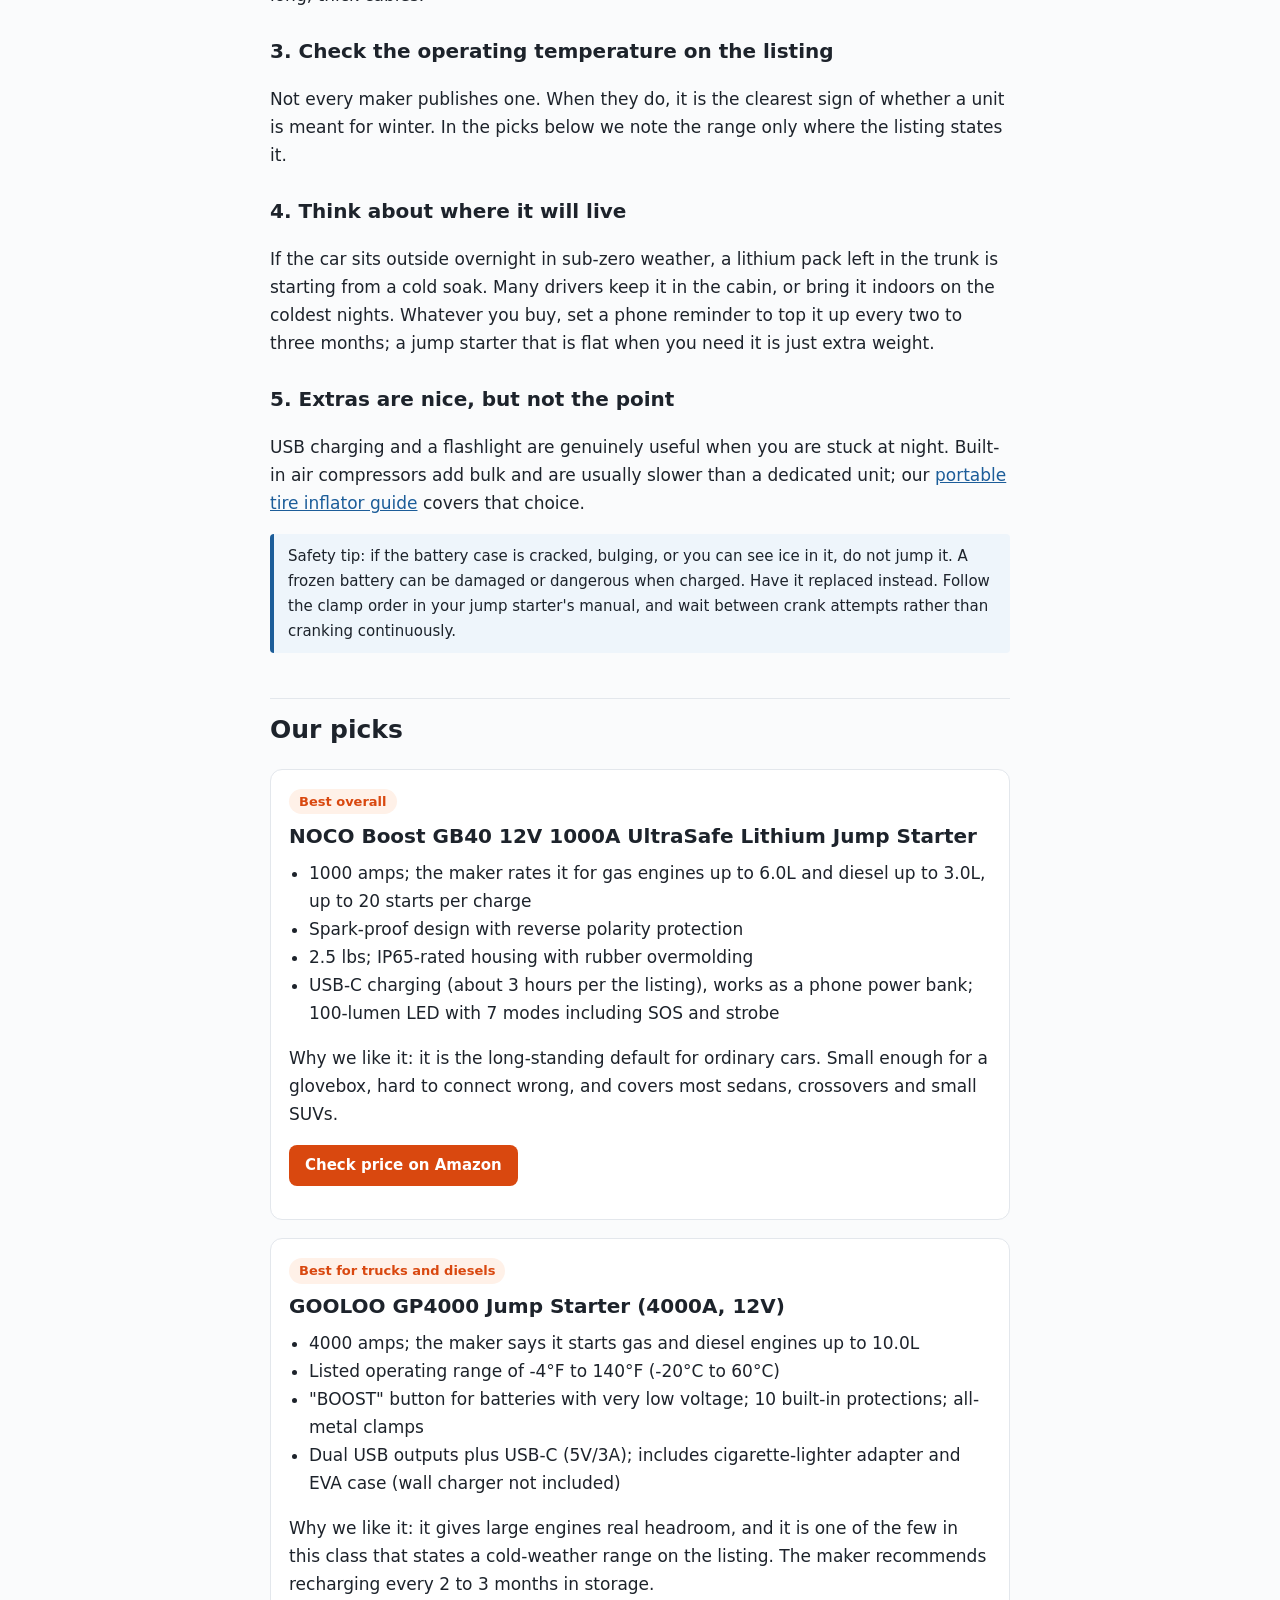
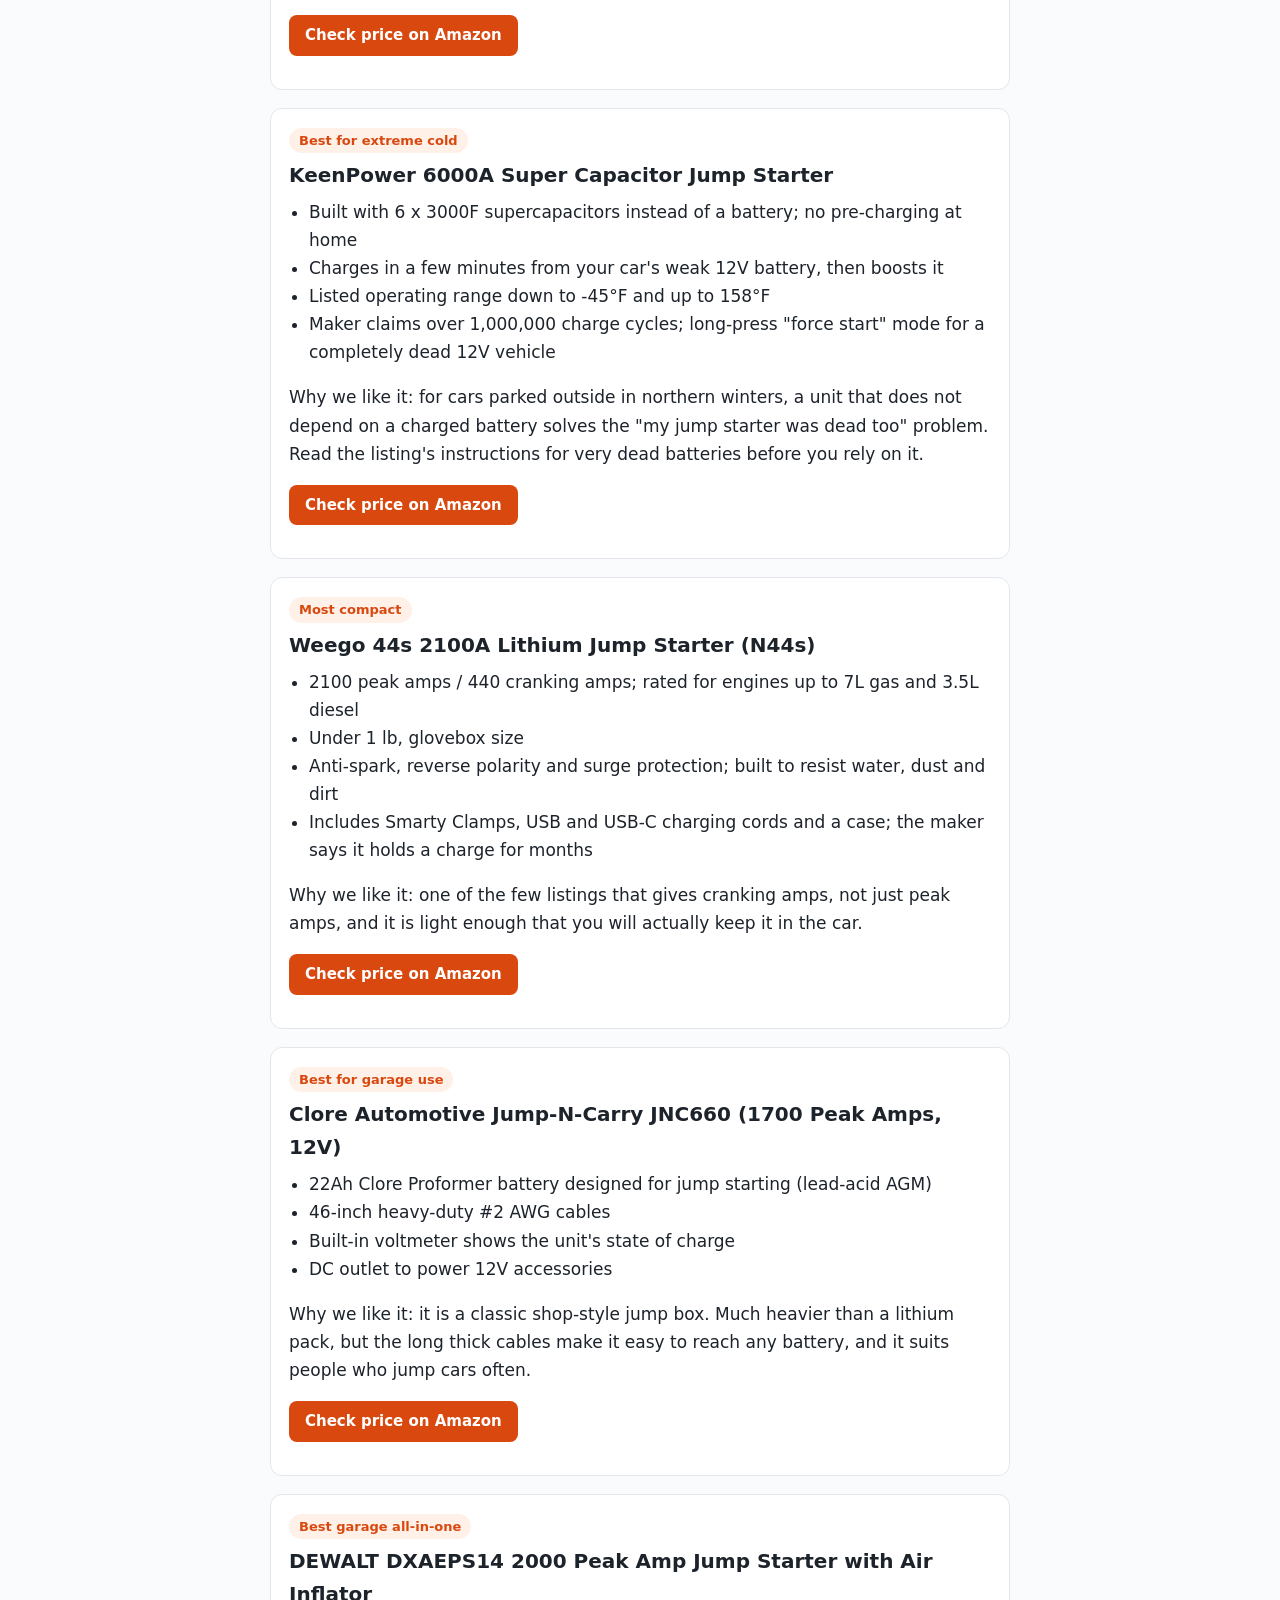
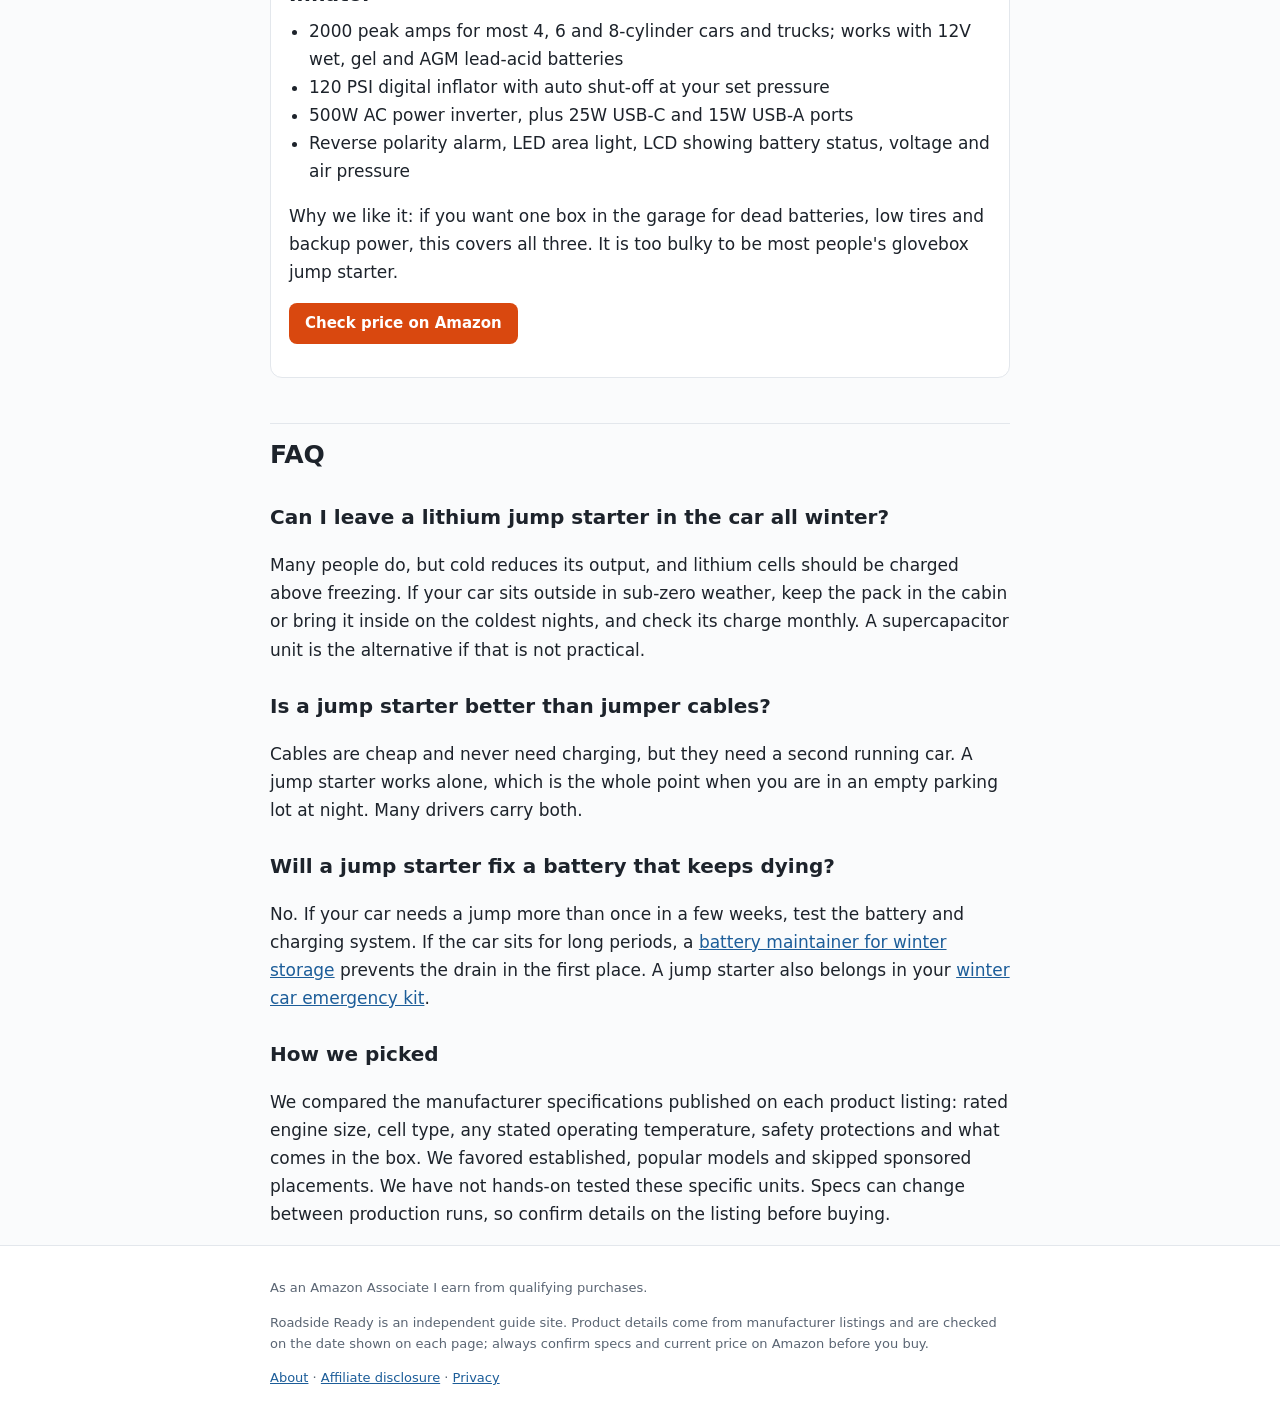
<file: guides/jump-starter-cold-weather.html>
<!doctype html>
<html lang="en"><head>
<meta charset="utf-8"><meta name="viewport" content="width=device-width,initial-scale=1"><meta name="p:domain_verify" content="308b1298f060d5dcc850b686b16271bb"/>
<title>Best Jump Starter for Cold Weather: Lithium, Lead-Acid or Supercapacitor? (2026 Guide) | Roadside Ready</title>
<meta name="description" content="Which jump starter works in winter? How to size one for your engine, how lithium, supercapacitor and lead-acid units handle cold, and six solid picks.">
<link rel="canonical" href="https://vocedoro.github.io/roadside-ready/guides/jump-starter-cold-weather.html">
<meta property="og:title" content="Best Jump Starter for Cold Weather: Lithium, Lead-Acid or Supercapacitor? (2026 Guide)"><meta property="og:description" content="Which jump starter works in winter? How to size one for your engine, how lithium, supercapacitor and lead-acid units handle cold, and six solid picks."><meta property="og:type" content="article">
<link rel="stylesheet" href="../style.css">
</head><body>
<header class="top"><div class="wrap"><a class="logo" href="../index.html">Roadside <b>Ready</b></a>
<nav><a href="../index.html#guides">Guides</a><a href="../about.html">About</a><a href="../disclosure.html">Disclosure</a></nav></div></header>
<main class="wrap">
<p class="disc">As an Amazon Associate I earn from qualifying purchases. We may earn a commission if you buy through links on this page, at no extra cost to you. <a href="../disclosure.html">Learn more</a>.</p>
<article>
<h1>Best Jump Starter for Cold Weather: Lithium, Lead-Acid or Supercapacitor? (2026 Guide)</h1>
<p class="meta">Updated November 10, 2026 · Specs checked against the manufacturer listings on Amazon on this date</p>
<p class="lead">A dead battery on a cold morning is the most common winter breakdown, because a cold battery delivers less current exactly when a cold engine needs more. A portable jump starter lets you fix it yourself in a few minutes, with no second car and no waiting for roadside assistance. The catch: the jump starter itself also has to survive the cold. This guide explains which type holds up best in winter and which size you actually need.</p>

<h2>Quick picks</h2>
<table>
<tr><th>Pick</th><th>Best for</th><th>Type</th></tr>
<tr><td>NOCO Boost GB40</td><td>Most cars, glovebox size</td><td>Lithium</td></tr>
<tr><td>GOOLOO GP4000</td><td>Trucks, big V8s and diesels</td><td>Lithium polymer</td></tr>
<tr><td>KeenPower 6000A Super Capacitor</td><td>Very cold climates, cars parked outside</td><td>Supercapacitor (no battery)</td></tr>
<tr><td>Weego 44s</td><td>Smallest, lightest backup</td><td>Lithium</td></tr>
<tr><td>Clore Jump-N-Carry JNC660</td><td>Garages and heavy regular use</td><td>Lead-acid (AGM)</td></tr>
<tr><td>DEWALT DXAEPS14</td><td>Home garage all-in-one with inflator</td><td>Sealed lead-acid</td></tr>
</table>

<h2>How to choose a jump starter for winter</h2>
<h3>1. Match it to your engine, not the biggest number</h3>
<p>The headline "peak amps" figure is mostly marketing and is not measured the same way across brands. The more useful number is the engine size the maker says the unit can start, usually listed separately for gas and diesel. Cold weather is the stress test, so pick a unit rated comfortably above your engine. A 4-cylinder sedan is easy; a V8 pickup or a diesel needs a larger pack. If a listing gives cranking amps as well as peak amps, that is the better comparison.</p>
<h3>2. Understand how each type handles cold</h3>
<p><strong>Lithium</strong> packs are small and light and hold a charge for months, which is why they are the most popular choice. Their weakness is temperature: output drops in deep cold, and lithium cells should not be charged below freezing. <strong>Supercapacitor</strong> units store energy in capacitors instead of a battery. They charge in minutes, usually from your weak car battery itself, and makers rate them for much lower temperatures. The trade-off is that they need some energy source to draw from first. <strong>Lead-acid (AGM)</strong> boxes are heavy, but they are the traditional shop tool, tolerate lots of use and have long, thick cables.</p>
<h3>3. Check the operating temperature on the listing</h3>
<p>Not every maker publishes one. When they do, it is the clearest sign of whether a unit is meant for winter. In the picks below we note the range only where the listing states it.</p>
<h3>4. Think about where it will live</h3>
<p>If the car sits outside overnight in sub-zero weather, a lithium pack left in the trunk is starting from a cold soak. Many drivers keep it in the cabin, or bring it indoors on the coldest nights. Whatever you buy, set a phone reminder to top it up every two to three months; a jump starter that is flat when you need it is just extra weight.</p>
<h3>5. Extras are nice, but not the point</h3>
<p>USB charging and a flashlight are genuinely useful when you are stuck at night. Built-in air compressors add bulk and are usually slower than a dedicated unit; our <a href="portable-tire-inflator.html">portable tire inflator guide</a> covers that choice.</p>
<div class="note">Safety tip: if the battery case is cracked, bulging, or you can see ice in it, do not jump it. A frozen battery can be damaged or dangerous when charged. Have it replaced instead. Follow the clamp order in your jump starter's manual, and wait between crank attempts rather than cranking continuously.</div>

<h2>Our picks</h2>
<div class="pick"><span class="best">Best overall</span>
<h3>NOCO Boost GB40 12V 1000A UltraSafe Lithium Jump Starter</h3>
<ul>
<li>1000 amps; the maker rates it for gas engines up to 6.0L and diesel up to 3.0L, up to 20 starts per charge</li>
<li>Spark-proof design with reverse polarity protection</li>
<li>2.5 lbs; IP65-rated housing with rubber overmolding</li>
<li>USB-C charging (about 3 hours per the listing), works as a phone power bank; 100-lumen LED with 7 modes including SOS and strobe</li>
</ul>
<p>Why we like it: it is the long-standing default for ordinary cars. Small enough for a glovebox, hard to connect wrong, and covers most sedans, crossovers and small SUVs.</p>
<p><a class="amz" href="https://www.amazon.com/dp/B015TKUPIC?tag=roadsiderea02-20" data-asin="B015TKUPIC" rel="sponsored nofollow noopener" target="_blank">Check price on Amazon</a></p></div>

<div class="pick"><span class="best">Best for trucks and diesels</span>
<h3>GOOLOO GP4000 Jump Starter (4000A, 12V)</h3>
<ul>
<li>4000 amps; the maker says it starts gas and diesel engines up to 10.0L</li>
<li>Listed operating range of -4°F to 140°F (-20°C to 60°C)</li>
<li>"BOOST" button for batteries with very low voltage; 10 built-in protections; all-metal clamps</li>
<li>Dual USB outputs plus USB-C (5V/3A); includes cigarette-lighter adapter and EVA case (wall charger not included)</li>
</ul>
<p>Why we like it: it gives large engines real headroom, and it is one of the few in this class that states a cold-weather range on the listing. The maker recommends recharging every 2 to 3 months in storage.</p>
<p><a class="amz" href="https://www.amazon.com/dp/B09HJH1S41?tag=roadsiderea02-20" data-asin="B09HJH1S41" rel="sponsored nofollow noopener" target="_blank">Check price on Amazon</a></p></div>

<div class="pick"><span class="best">Best for extreme cold</span>
<h3>KeenPower 6000A Super Capacitor Jump Starter</h3>
<ul>
<li>Built with 6 x 3000F supercapacitors instead of a battery; no pre-charging at home</li>
<li>Charges in a few minutes from your car's weak 12V battery, then boosts it</li>
<li>Listed operating range down to -45°F and up to 158°F</li>
<li>Maker claims over 1,000,000 charge cycles; long-press "force start" mode for a completely dead 12V vehicle</li>
</ul>
<p>Why we like it: for cars parked outside in northern winters, a unit that does not depend on a charged battery solves the "my jump starter was dead too" problem. Read the listing's instructions for very dead batteries before you rely on it.</p>
<p><a class="amz" href="https://www.amazon.com/dp/B0DHVF5BNW?tag=roadsiderea02-20" data-asin="B0DHVF5BNW" rel="sponsored nofollow noopener" target="_blank">Check price on Amazon</a></p></div>

<div class="pick"><span class="best">Most compact</span>
<h3>Weego 44s 2100A Lithium Jump Starter (N44s)</h3>
<ul>
<li>2100 peak amps / 440 cranking amps; rated for engines up to 7L gas and 3.5L diesel</li>
<li>Under 1 lb, glovebox size</li>
<li>Anti-spark, reverse polarity and surge protection; built to resist water, dust and dirt</li>
<li>Includes Smarty Clamps, USB and USB-C charging cords and a case; the maker says it holds a charge for months</li>
</ul>
<p>Why we like it: one of the few listings that gives cranking amps, not just peak amps, and it is light enough that you will actually keep it in the car.</p>
<p><a class="amz" href="https://www.amazon.com/dp/B08V88B82M?tag=roadsiderea02-20" data-asin="B08V88B82M" rel="sponsored nofollow noopener" target="_blank">Check price on Amazon</a></p></div>

<div class="pick"><span class="best">Best for garage use</span>
<h3>Clore Automotive Jump-N-Carry JNC660 (1700 Peak Amps, 12V)</h3>
<ul>
<li>22Ah Clore Proformer battery designed for jump starting (lead-acid AGM)</li>
<li>46-inch heavy-duty #2 AWG cables</li>
<li>Built-in voltmeter shows the unit's state of charge</li>
<li>DC outlet to power 12V accessories</li>
</ul>
<p>Why we like it: it is a classic shop-style jump box. Much heavier than a lithium pack, but the long thick cables make it easy to reach any battery, and it suits people who jump cars often.</p>
<p><a class="amz" href="https://www.amazon.com/dp/B000JFJLP6?tag=roadsiderea02-20" data-asin="B000JFJLP6" rel="sponsored nofollow noopener" target="_blank">Check price on Amazon</a></p></div>

<div class="pick"><span class="best">Best garage all-in-one</span>
<h3>DEWALT DXAEPS14 2000 Peak Amp Jump Starter with Air Inflator</h3>
<ul>
<li>2000 peak amps for most 4, 6 and 8-cylinder cars and trucks; works with 12V wet, gel and AGM lead-acid batteries</li>
<li>120 PSI digital inflator with auto shut-off at your set pressure</li>
<li>500W AC power inverter, plus 25W USB-C and 15W USB-A ports</li>
<li>Reverse polarity alarm, LED area light, LCD showing battery status, voltage and air pressure</li>
</ul>
<p>Why we like it: if you want one box in the garage for dead batteries, low tires and backup power, this covers all three. It is too bulky to be most people's glovebox jump starter.</p>
<p><a class="amz" href="https://www.amazon.com/dp/B0CL8RYBKX?tag=roadsiderea02-20" data-asin="B0CL8RYBKX" rel="sponsored nofollow noopener" target="_blank">Check price on Amazon</a></p></div>

<h2>FAQ</h2>
<h3>Can I leave a lithium jump starter in the car all winter?</h3>
<p>Many people do, but cold reduces its output, and lithium cells should be charged above freezing. If your car sits outside in sub-zero weather, keep the pack in the cabin or bring it inside on the coldest nights, and check its charge monthly. A supercapacitor unit is the alternative if that is not practical.</p>
<h3>Is a jump starter better than jumper cables?</h3>
<p>Cables are cheap and never need charging, but they need a second running car. A jump starter works alone, which is the whole point when you are in an empty parking lot at night. Many drivers carry both.</p>
<h3>Will a jump starter fix a battery that keeps dying?</h3>
<p>No. If your car needs a jump more than once in a few weeks, test the battery and charging system. If the car sits for long periods, a <a href="battery-maintainer-winter-storage.html">battery maintainer for winter storage</a> prevents the drain in the first place. A jump starter also belongs in your <a href="winter-car-emergency-kit.html">winter car emergency kit</a>.</p>
<h3>How we picked</h3>
<p>We compared the manufacturer specifications published on each product listing: rated engine size, cell type, any stated operating temperature, safety protections and what comes in the box. We favored established, popular models and skipped sponsored placements. We have not hands-on tested these specific units. Specs can change between production runs, so confirm details on the listing before buying.</p>
</article>

</main>
<footer><div class="wrap"><p>As an Amazon Associate I earn from qualifying purchases.</p><p>Roadside Ready is an independent guide site. Product details come from manufacturer listings and are checked on the date shown on each page; always confirm specs and current price on Amazon before you buy.</p>
<p><a href="../about.html">About</a> · <a href="../disclosure.html">Affiliate disclosure</a> · <a href="../privacy.html">Privacy</a></p></div></footer>
</body></html>
</file>
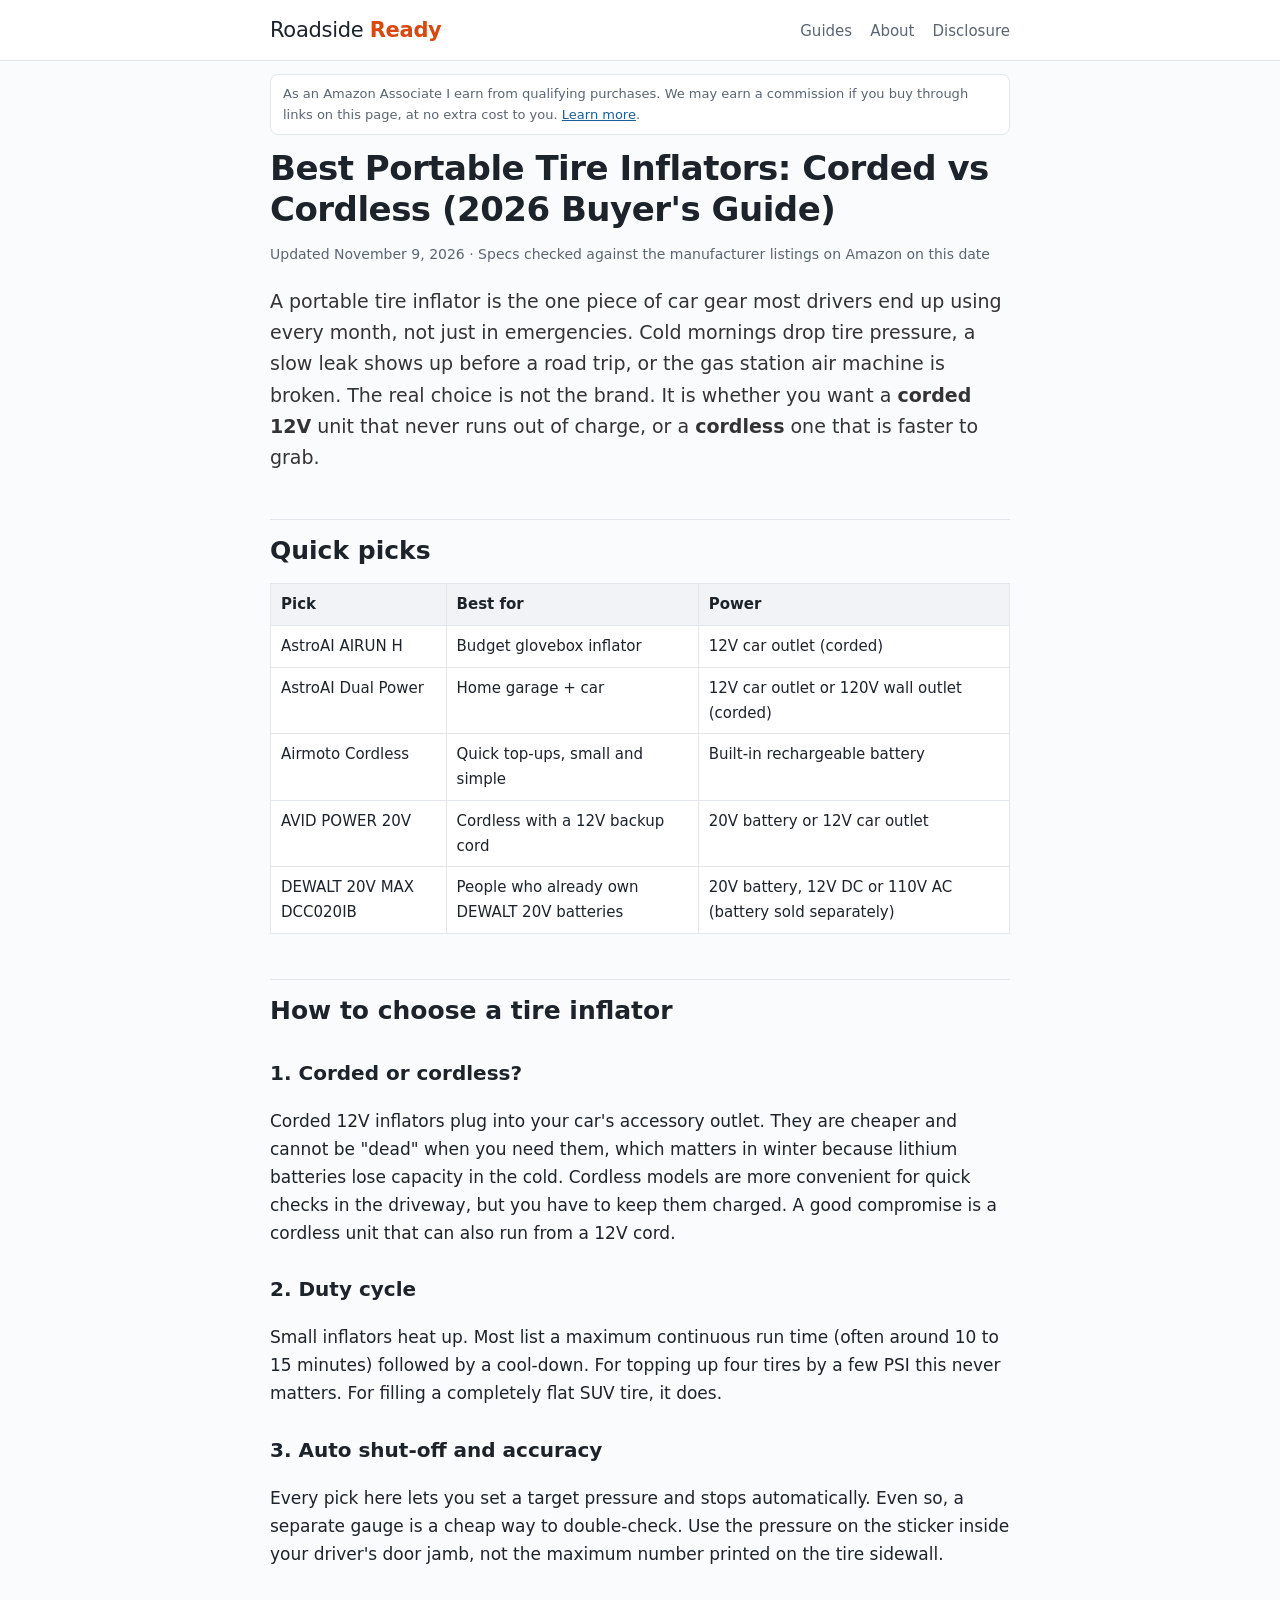
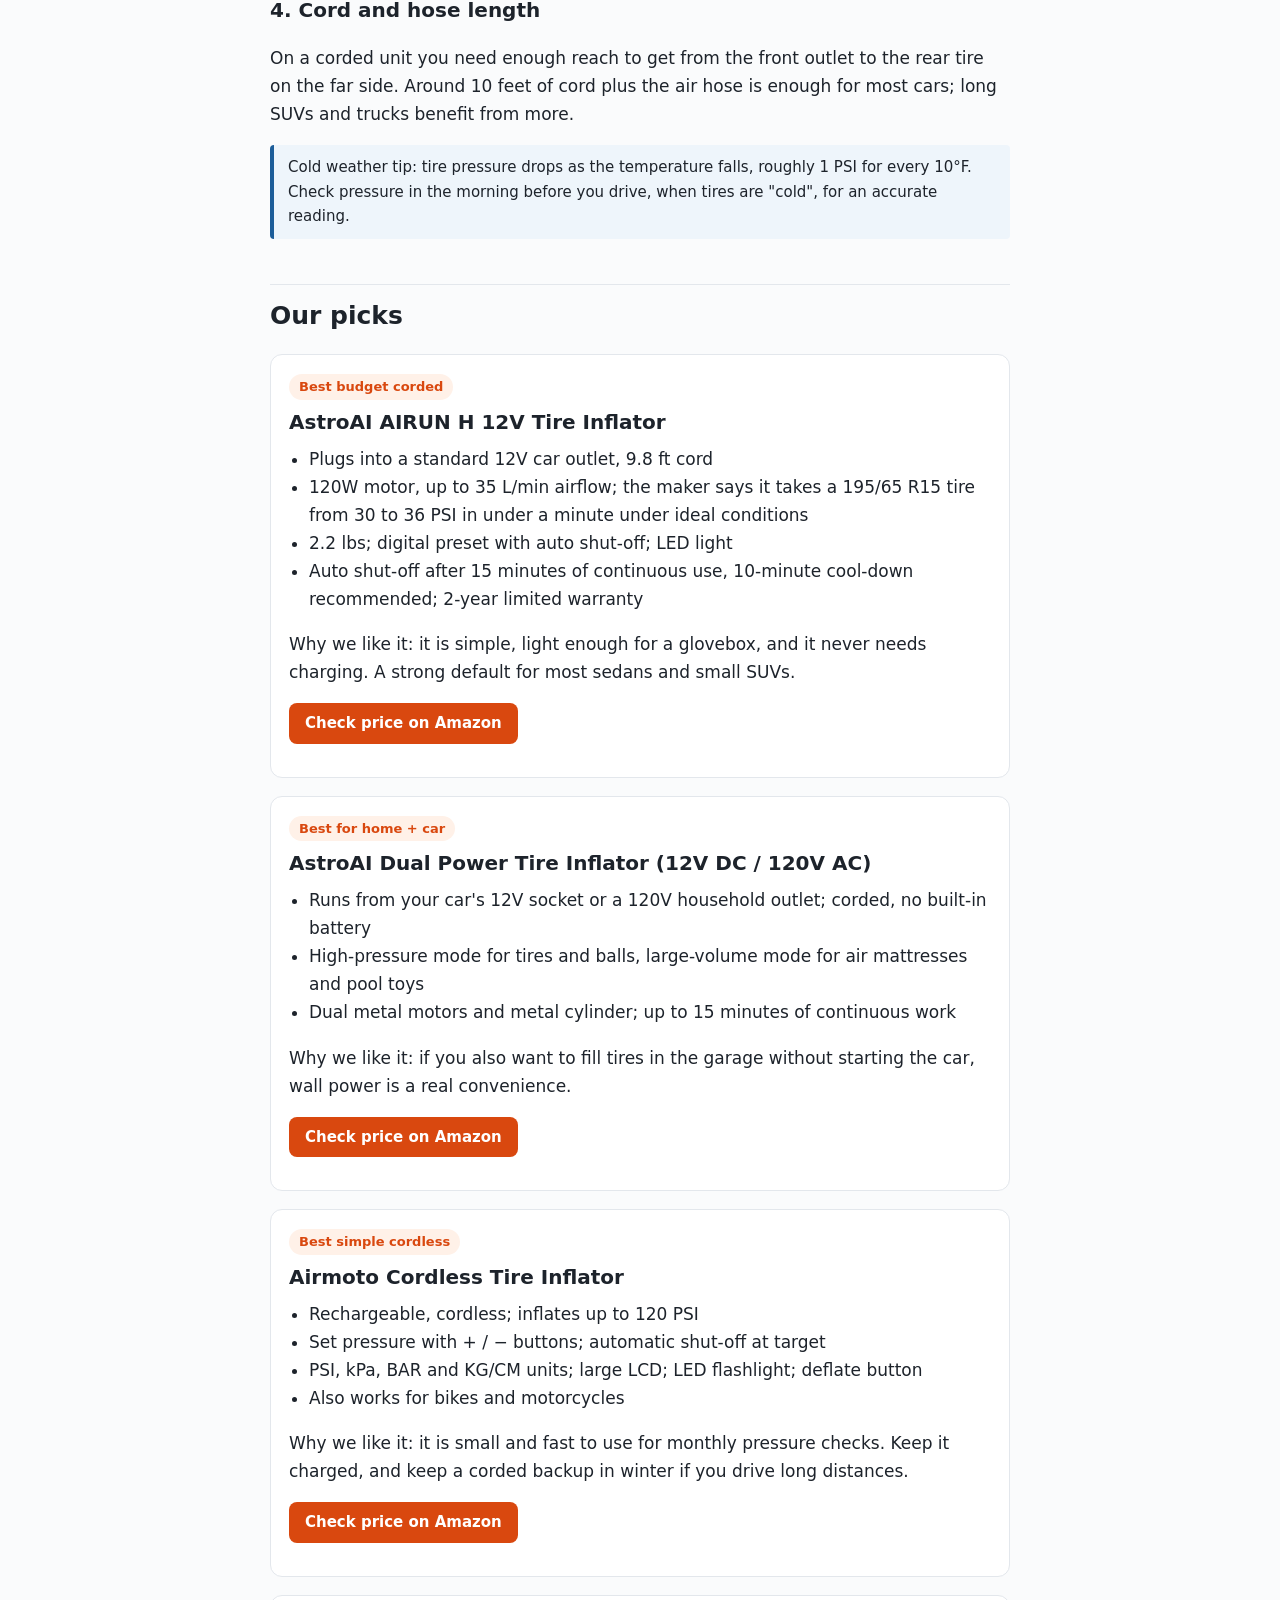
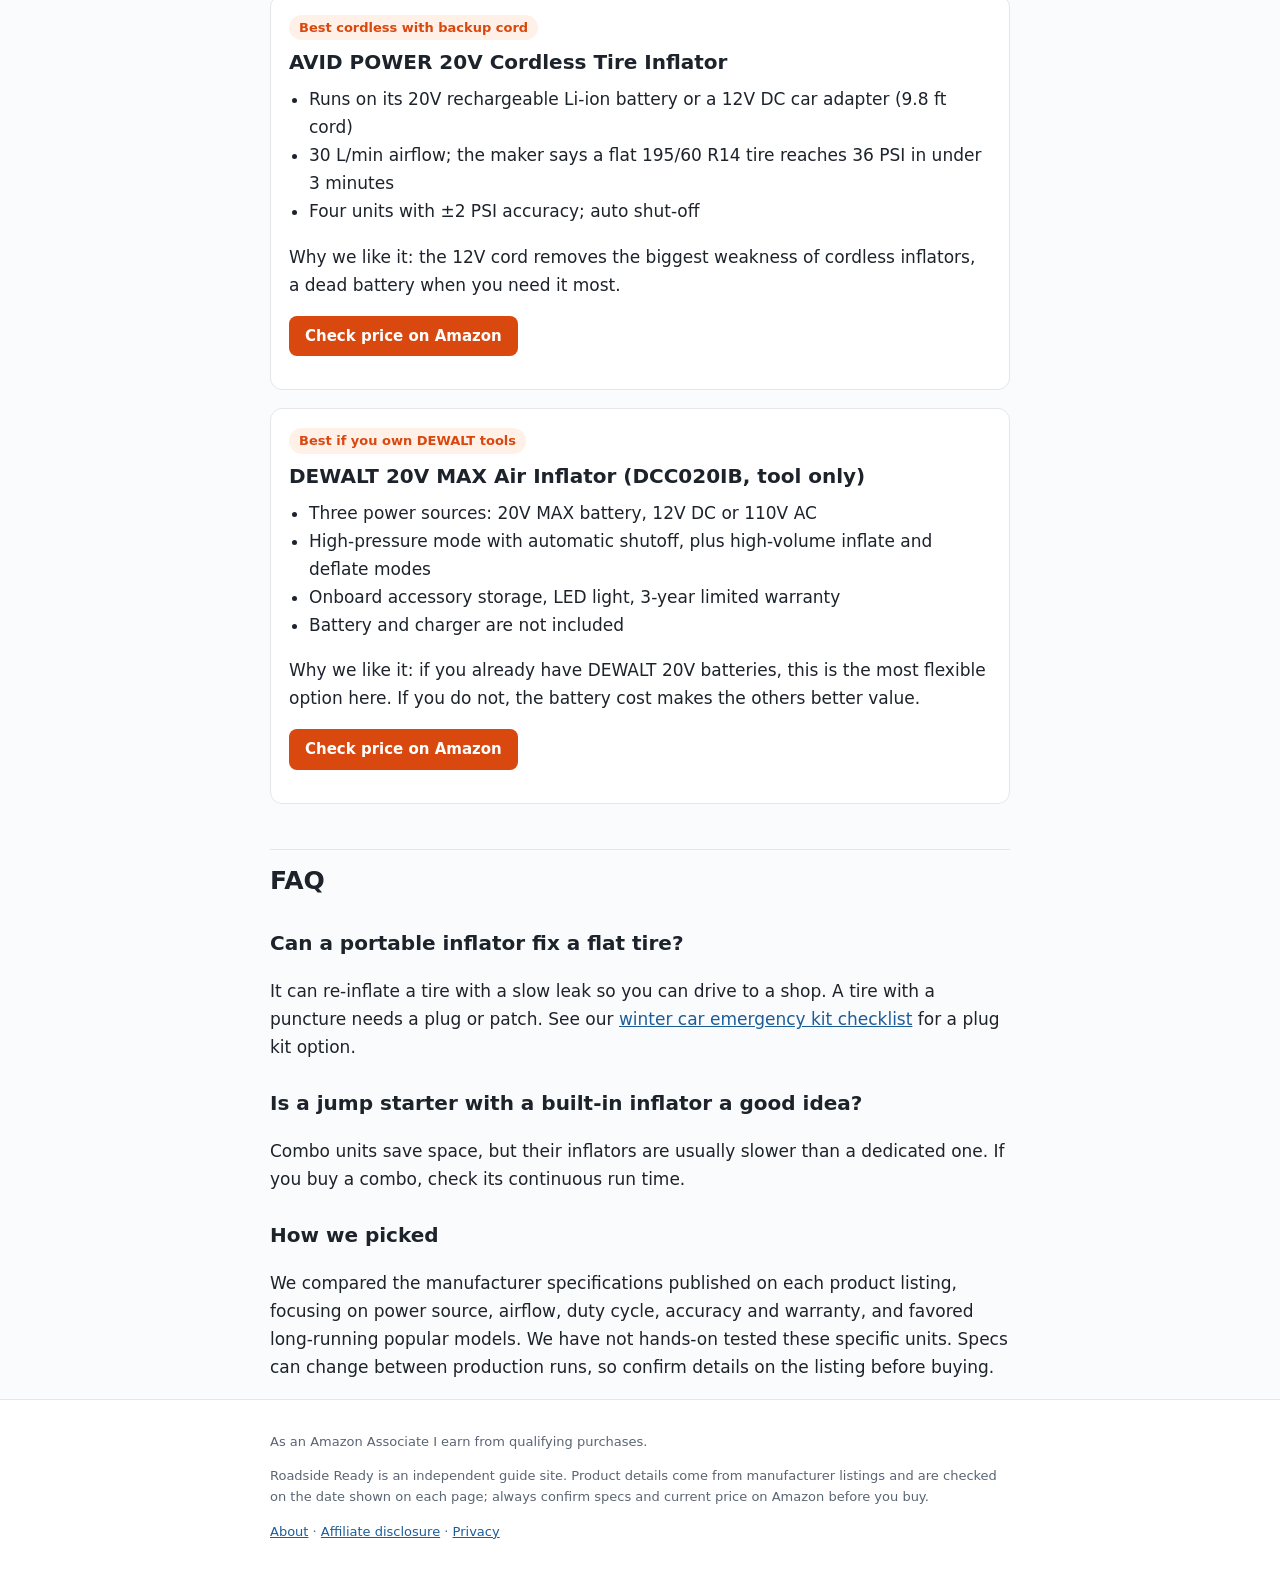
<file: guides/portable-tire-inflator.html>
<!doctype html>
<html lang="en"><head>
<meta charset="utf-8"><meta name="viewport" content="width=device-width,initial-scale=1"><meta name="p:domain_verify" content="308b1298f060d5dcc850b686b16271bb"/>
<title>Best Portable Tire Inflators: Corded vs Cordless (2026 Buyer's Guide) | Roadside Ready</title>
<meta name="description" content="Corded 12V or cordless battery inflator? How to choose by power source, duty cycle and accuracy, plus five popular picks for different drivers.">
<link rel="canonical" href="https://vocedoro.github.io/roadside-ready/guides/portable-tire-inflator.html">
<meta property="og:title" content="Best Portable Tire Inflators: Corded vs Cordless (2026 Buyer's Guide)"><meta property="og:description" content="Corded 12V or cordless battery inflator? How to choose by power source, duty cycle and accuracy, plus five popular picks for different drivers."><meta property="og:type" content="article">
<link rel="stylesheet" href="../style.css">
</head><body>
<header class="top"><div class="wrap"><a class="logo" href="../index.html">Roadside <b>Ready</b></a>
<nav><a href="../index.html#guides">Guides</a><a href="../about.html">About</a><a href="../disclosure.html">Disclosure</a></nav></div></header>
<main class="wrap">
<p class="disc">As an Amazon Associate I earn from qualifying purchases. We may earn a commission if you buy through links on this page, at no extra cost to you. <a href="../disclosure.html">Learn more</a>.</p>
<article>
<h1>Best Portable Tire Inflators: Corded vs Cordless (2026 Buyer's Guide)</h1>
<p class="meta">Updated November 9, 2026 · Specs checked against the manufacturer listings on Amazon on this date</p>
<p class="lead">A portable tire inflator is the one piece of car gear most drivers end up using every month, not just in emergencies. Cold mornings drop tire pressure, a slow leak shows up before a road trip, or the gas station air machine is broken. The real choice is not the brand. It is whether you want a <strong>corded 12V</strong> unit that never runs out of charge, or a <strong>cordless</strong> one that is faster to grab.</p>

<h2>Quick picks</h2>
<table>
<tr><th>Pick</th><th>Best for</th><th>Power</th></tr>
<tr><td>AstroAI AIRUN H</td><td>Budget glovebox inflator</td><td>12V car outlet (corded)</td></tr>
<tr><td>AstroAI Dual Power</td><td>Home garage + car</td><td>12V car outlet or 120V wall outlet (corded)</td></tr>
<tr><td>Airmoto Cordless</td><td>Quick top-ups, small and simple</td><td>Built-in rechargeable battery</td></tr>
<tr><td>AVID POWER 20V</td><td>Cordless with a 12V backup cord</td><td>20V battery or 12V car outlet</td></tr>
<tr><td>DEWALT 20V MAX DCC020IB</td><td>People who already own DEWALT 20V batteries</td><td>20V battery, 12V DC or 110V AC (battery sold separately)</td></tr>
</table>

<h2>How to choose a tire inflator</h2>
<h3>1. Corded or cordless?</h3>
<p>Corded 12V inflators plug into your car's accessory outlet. They are cheaper and cannot be "dead" when you need them, which matters in winter because lithium batteries lose capacity in the cold. Cordless models are more convenient for quick checks in the driveway, but you have to keep them charged. A good compromise is a cordless unit that can also run from a 12V cord.</p>
<h3>2. Duty cycle</h3>
<p>Small inflators heat up. Most list a maximum continuous run time (often around 10 to 15 minutes) followed by a cool-down. For topping up four tires by a few PSI this never matters. For filling a completely flat SUV tire, it does.</p>
<h3>3. Auto shut-off and accuracy</h3>
<p>Every pick here lets you set a target pressure and stops automatically. Even so, a separate gauge is a cheap way to double-check. Use the pressure on the sticker inside your driver's door jamb, not the maximum number printed on the tire sidewall.</p>
<h3>4. Cord and hose length</h3>
<p>On a corded unit you need enough reach to get from the front outlet to the rear tire on the far side. Around 10 feet of cord plus the air hose is enough for most cars; long SUVs and trucks benefit from more.</p>
<div class="note">Cold weather tip: tire pressure drops as the temperature falls, roughly 1 PSI for every 10°F. Check pressure in the morning before you drive, when tires are "cold", for an accurate reading.</div>

<h2>Our picks</h2>
<div class="pick"><span class="best">Best budget corded</span>
<h3>AstroAI AIRUN H 12V Tire Inflator</h3>
<ul>
<li>Plugs into a standard 12V car outlet, 9.8 ft cord</li>
<li>120W motor, up to 35 L/min airflow; the maker says it takes a 195/65 R15 tire from 30 to 36 PSI in under a minute under ideal conditions</li>
<li>2.2 lbs; digital preset with auto shut-off; LED light</li>
<li>Auto shut-off after 15 minutes of continuous use, 10-minute cool-down recommended; 2-year limited warranty</li>
</ul>
<p>Why we like it: it is simple, light enough for a glovebox, and it never needs charging. A strong default for most sedans and small SUVs.</p>
<p><a class="amz" href="https://www.amazon.com/dp/B07QR4Q42L?tag=roadsiderea02-20" data-asin="B07QR4Q42L" rel="sponsored nofollow noopener" target="_blank">Check price on Amazon</a></p></div>

<div class="pick"><span class="best">Best for home + car</span>
<h3>AstroAI Dual Power Tire Inflator (12V DC / 120V AC)</h3>
<ul>
<li>Runs from your car's 12V socket or a 120V household outlet; corded, no built-in battery</li>
<li>High-pressure mode for tires and balls, large-volume mode for air mattresses and pool toys</li>
<li>Dual metal motors and metal cylinder; up to 15 minutes of continuous work</li>
</ul>
<p>Why we like it: if you also want to fill tires in the garage without starting the car, wall power is a real convenience.</p>
<p><a class="amz" href="https://www.amazon.com/dp/B0C1GL5T7G?tag=roadsiderea02-20" data-asin="B0C1GL5T7G" rel="sponsored nofollow noopener" target="_blank">Check price on Amazon</a></p></div>

<div class="pick"><span class="best">Best simple cordless</span>
<h3>Airmoto Cordless Tire Inflator</h3>
<ul>
<li>Rechargeable, cordless; inflates up to 120 PSI</li>
<li>Set pressure with + / − buttons; automatic shut-off at target</li>
<li>PSI, kPa, BAR and KG/CM units; large LCD; LED flashlight; deflate button</li>
<li>Also works for bikes and motorcycles</li>
</ul>
<p>Why we like it: it is small and fast to use for monthly pressure checks. Keep it charged, and keep a corded backup in winter if you drive long distances.</p>
<p><a class="amz" href="https://www.amazon.com/dp/B094DMH7ZM?tag=roadsiderea02-20" data-asin="B094DMH7ZM" rel="sponsored nofollow noopener" target="_blank">Check price on Amazon</a></p></div>

<div class="pick"><span class="best">Best cordless with backup cord</span>
<h3>AVID POWER 20V Cordless Tire Inflator</h3>
<ul>
<li>Runs on its 20V rechargeable Li-ion battery or a 12V DC car adapter (9.8 ft cord)</li>
<li>30 L/min airflow; the maker says a flat 195/60 R14 tire reaches 36 PSI in under 3 minutes</li>
<li>Four units with ±2 PSI accuracy; auto shut-off</li>
</ul>
<p>Why we like it: the 12V cord removes the biggest weakness of cordless inflators, a dead battery when you need it most.</p>
<p><a class="amz" href="https://www.amazon.com/dp/B07CTGM2LD?tag=roadsiderea02-20" data-asin="B07CTGM2LD" rel="sponsored nofollow noopener" target="_blank">Check price on Amazon</a></p></div>

<div class="pick"><span class="best">Best if you own DEWALT tools</span>
<h3>DEWALT 20V MAX Air Inflator (DCC020IB, tool only)</h3>
<ul>
<li>Three power sources: 20V MAX battery, 12V DC or 110V AC</li>
<li>High-pressure mode with automatic shutoff, plus high-volume inflate and deflate modes</li>
<li>Onboard accessory storage, LED light, 3-year limited warranty</li>
<li>Battery and charger are not included</li>
</ul>
<p>Why we like it: if you already have DEWALT 20V batteries, this is the most flexible option here. If you do not, the battery cost makes the others better value.</p>
<p><a class="amz" href="https://www.amazon.com/dp/B07H39S9JQ?tag=roadsiderea02-20" data-asin="B07H39S9JQ" rel="sponsored nofollow noopener" target="_blank">Check price on Amazon</a></p></div>

<h2>FAQ</h2>
<h3>Can a portable inflator fix a flat tire?</h3>
<p>It can re-inflate a tire with a slow leak so you can drive to a shop. A tire with a puncture needs a plug or patch. See our <a href="winter-car-emergency-kit.html">winter car emergency kit checklist</a> for a plug kit option.</p>
<h3>Is a jump starter with a built-in inflator a good idea?</h3>
<p>Combo units save space, but their inflators are usually slower than a dedicated one. If you buy a combo, check its continuous run time.</p>
<h3>How we picked</h3>
<p>We compared the manufacturer specifications published on each product listing, focusing on power source, airflow, duty cycle, accuracy and warranty, and favored long-running popular models. We have not hands-on tested these specific units. Specs can change between production runs, so confirm details on the listing before buying.</p>
</article>

</main>
<footer><div class="wrap"><p>As an Amazon Associate I earn from qualifying purchases.</p><p>Roadside Ready is an independent guide site. Product details come from manufacturer listings and are checked on the date shown on each page; always confirm specs and current price on Amazon before you buy.</p>
<p><a href="../about.html">About</a> · <a href="../disclosure.html">Affiliate disclosure</a> · <a href="../privacy.html">Privacy</a></p></div></footer>
</body></html>
</file>
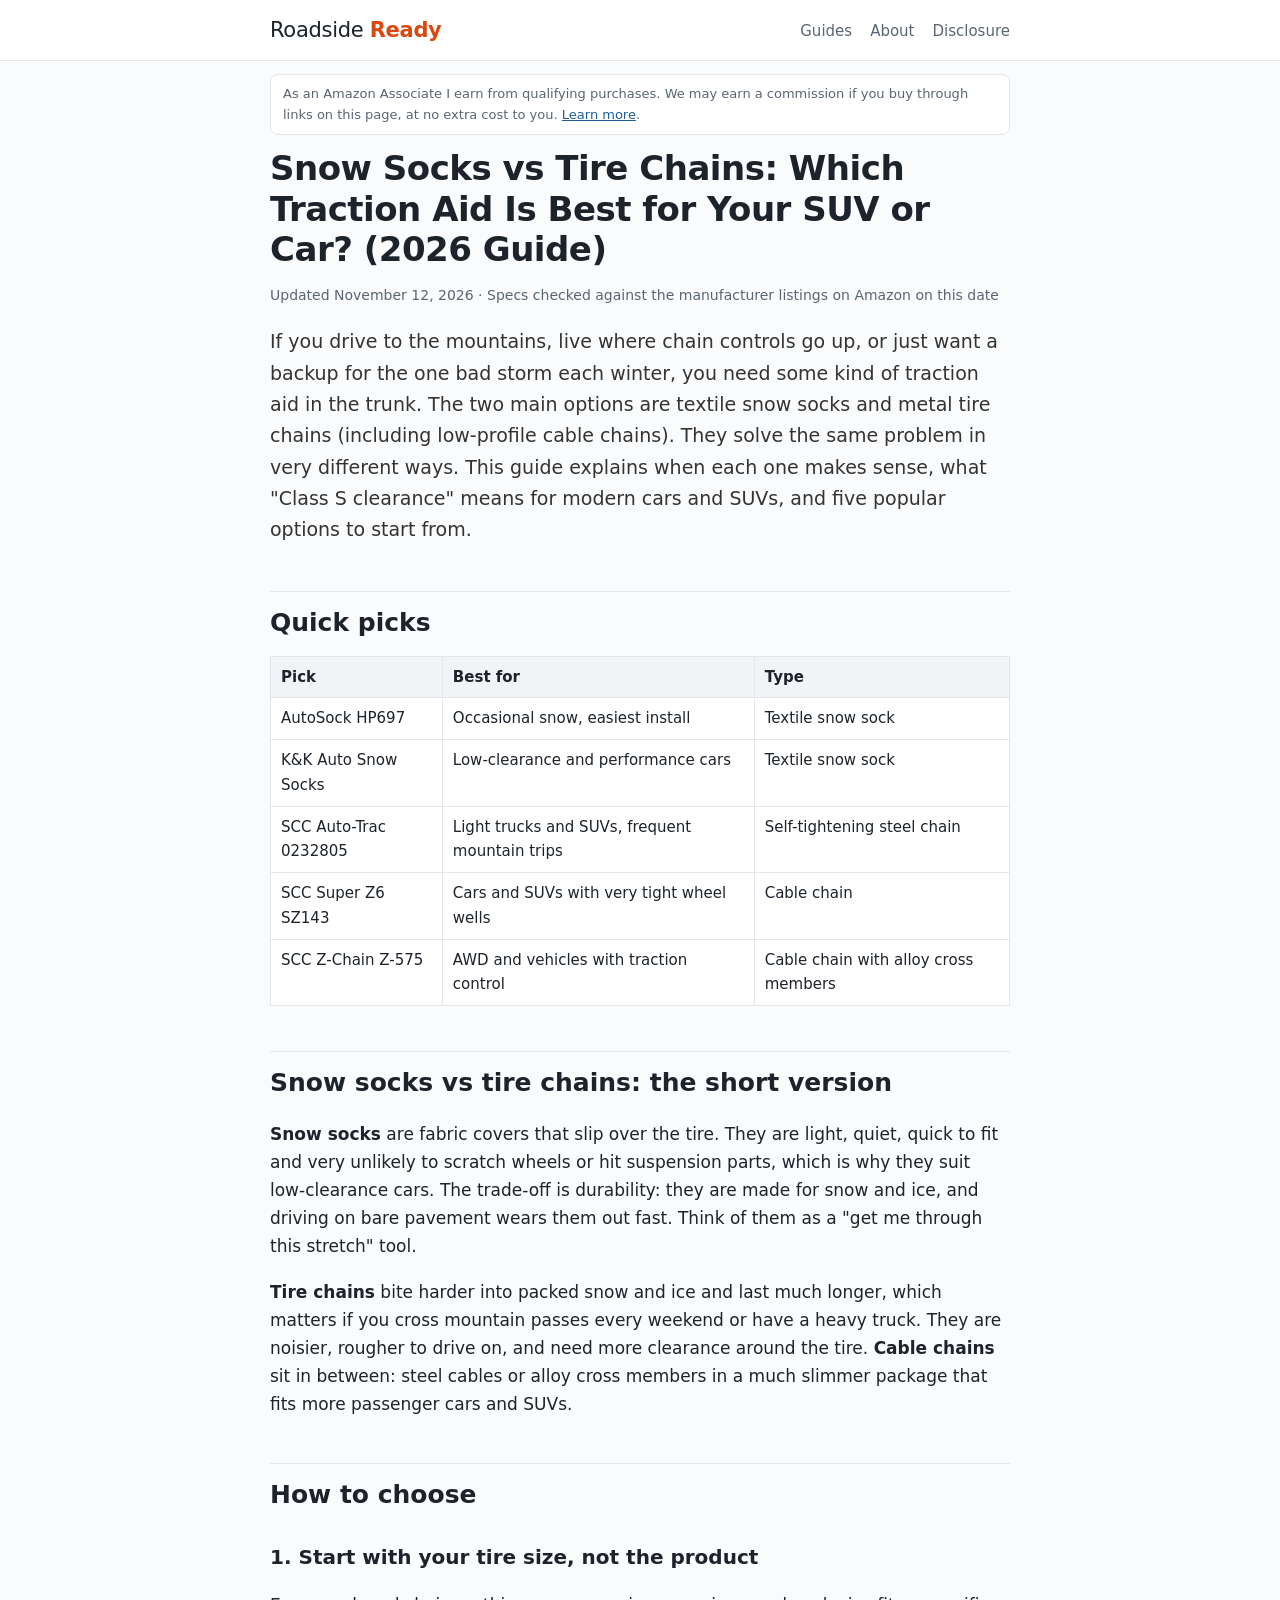
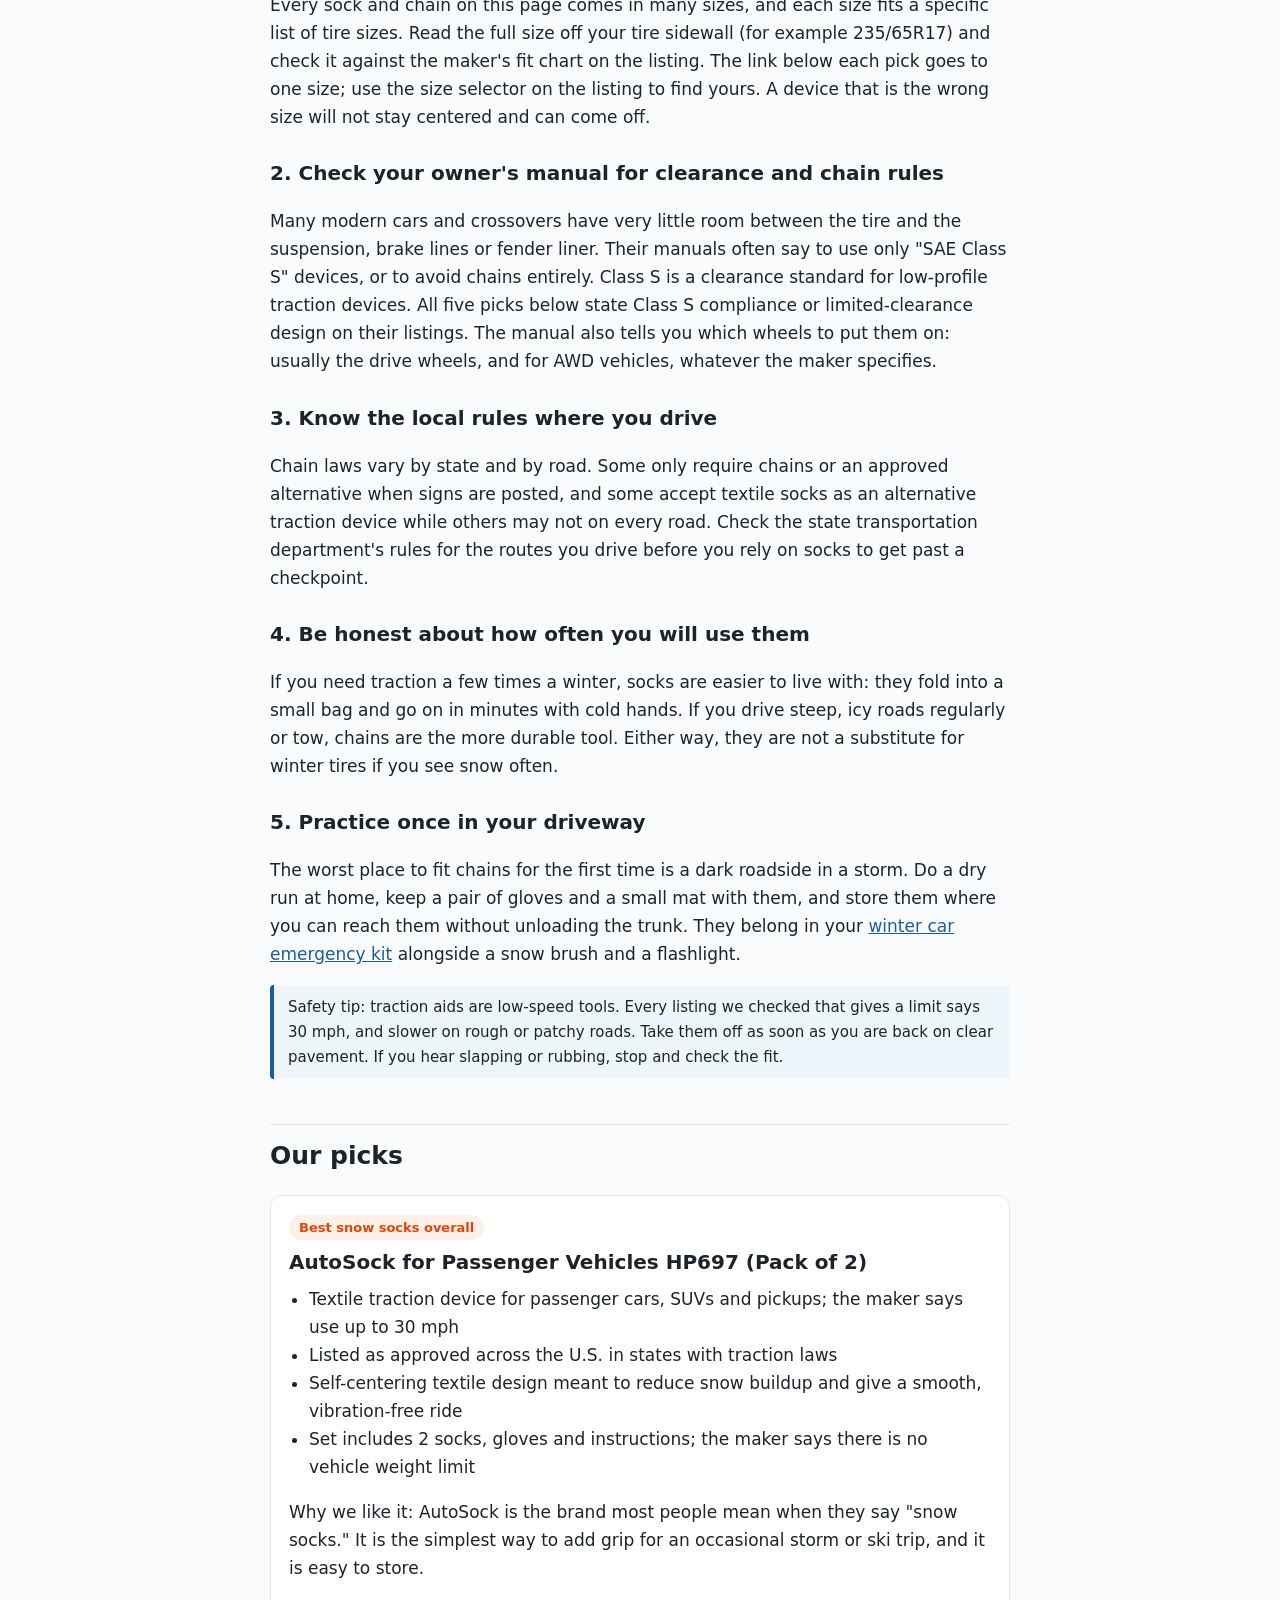
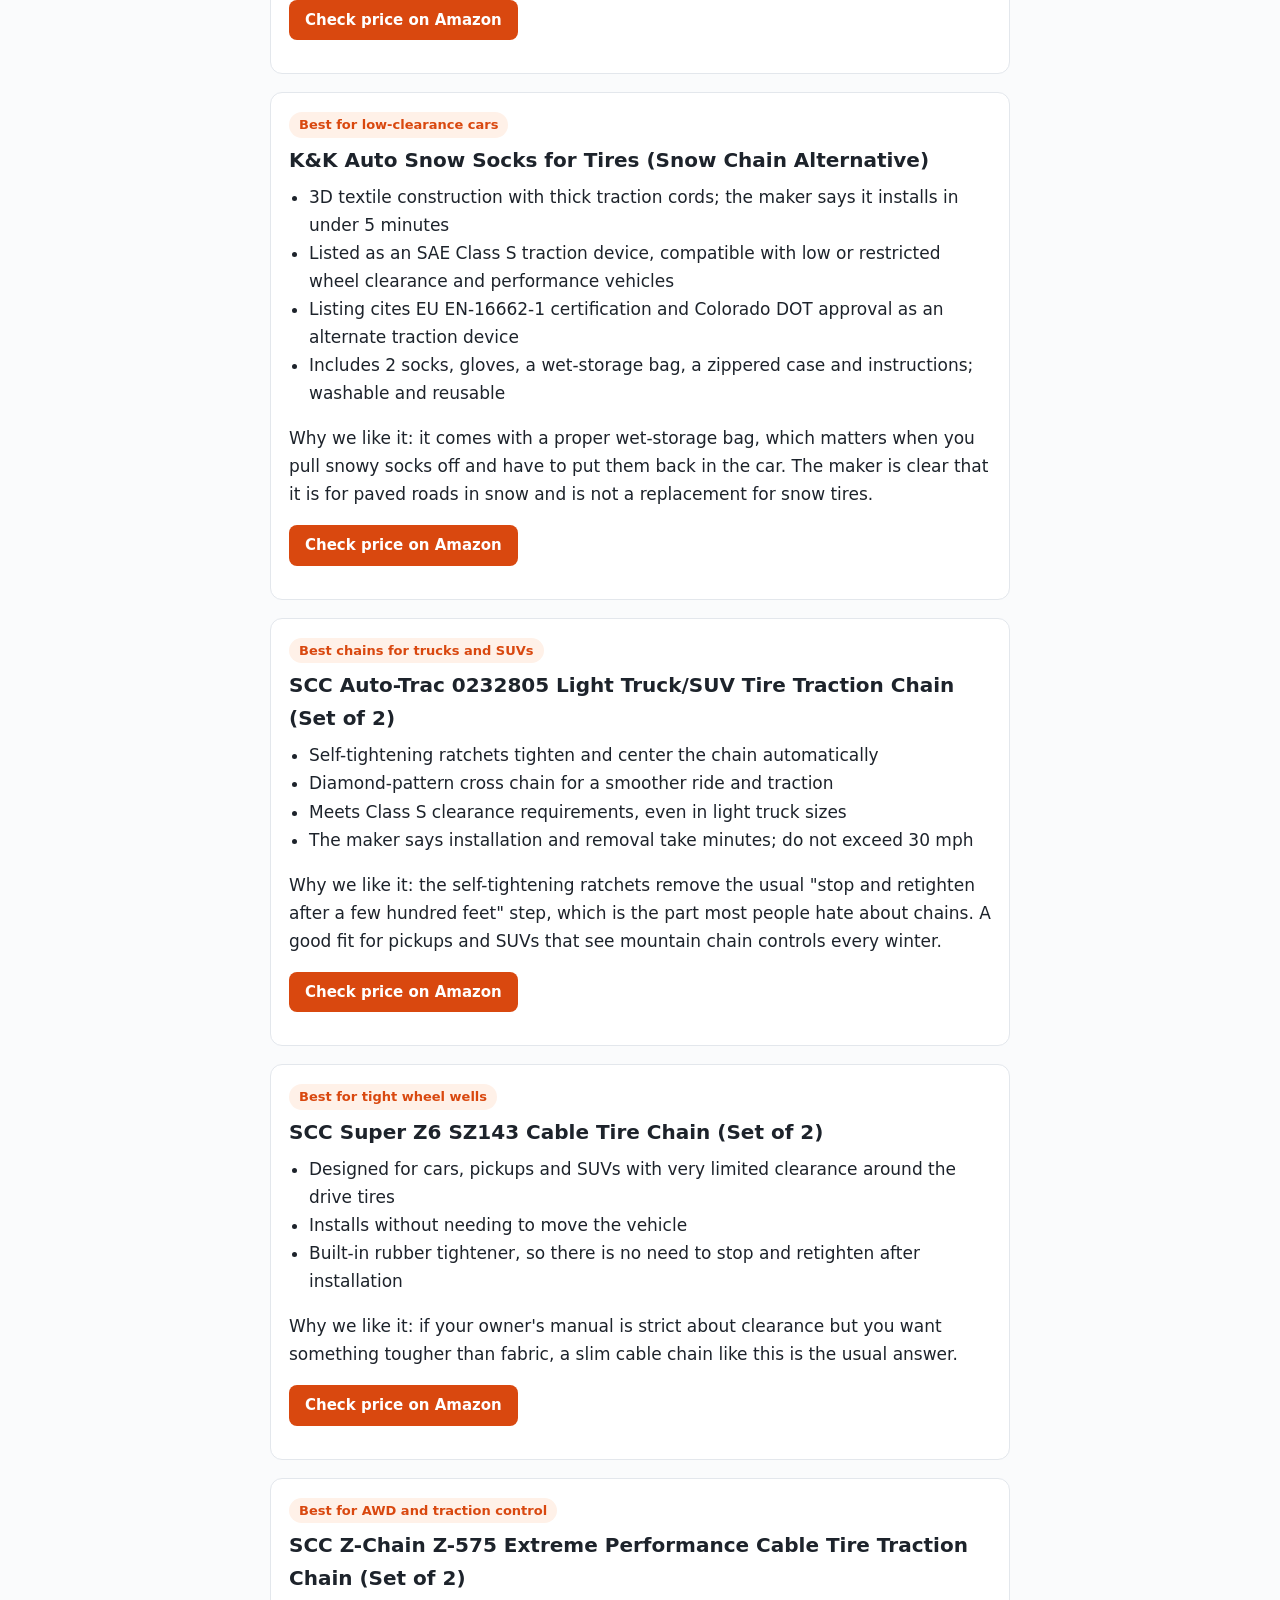
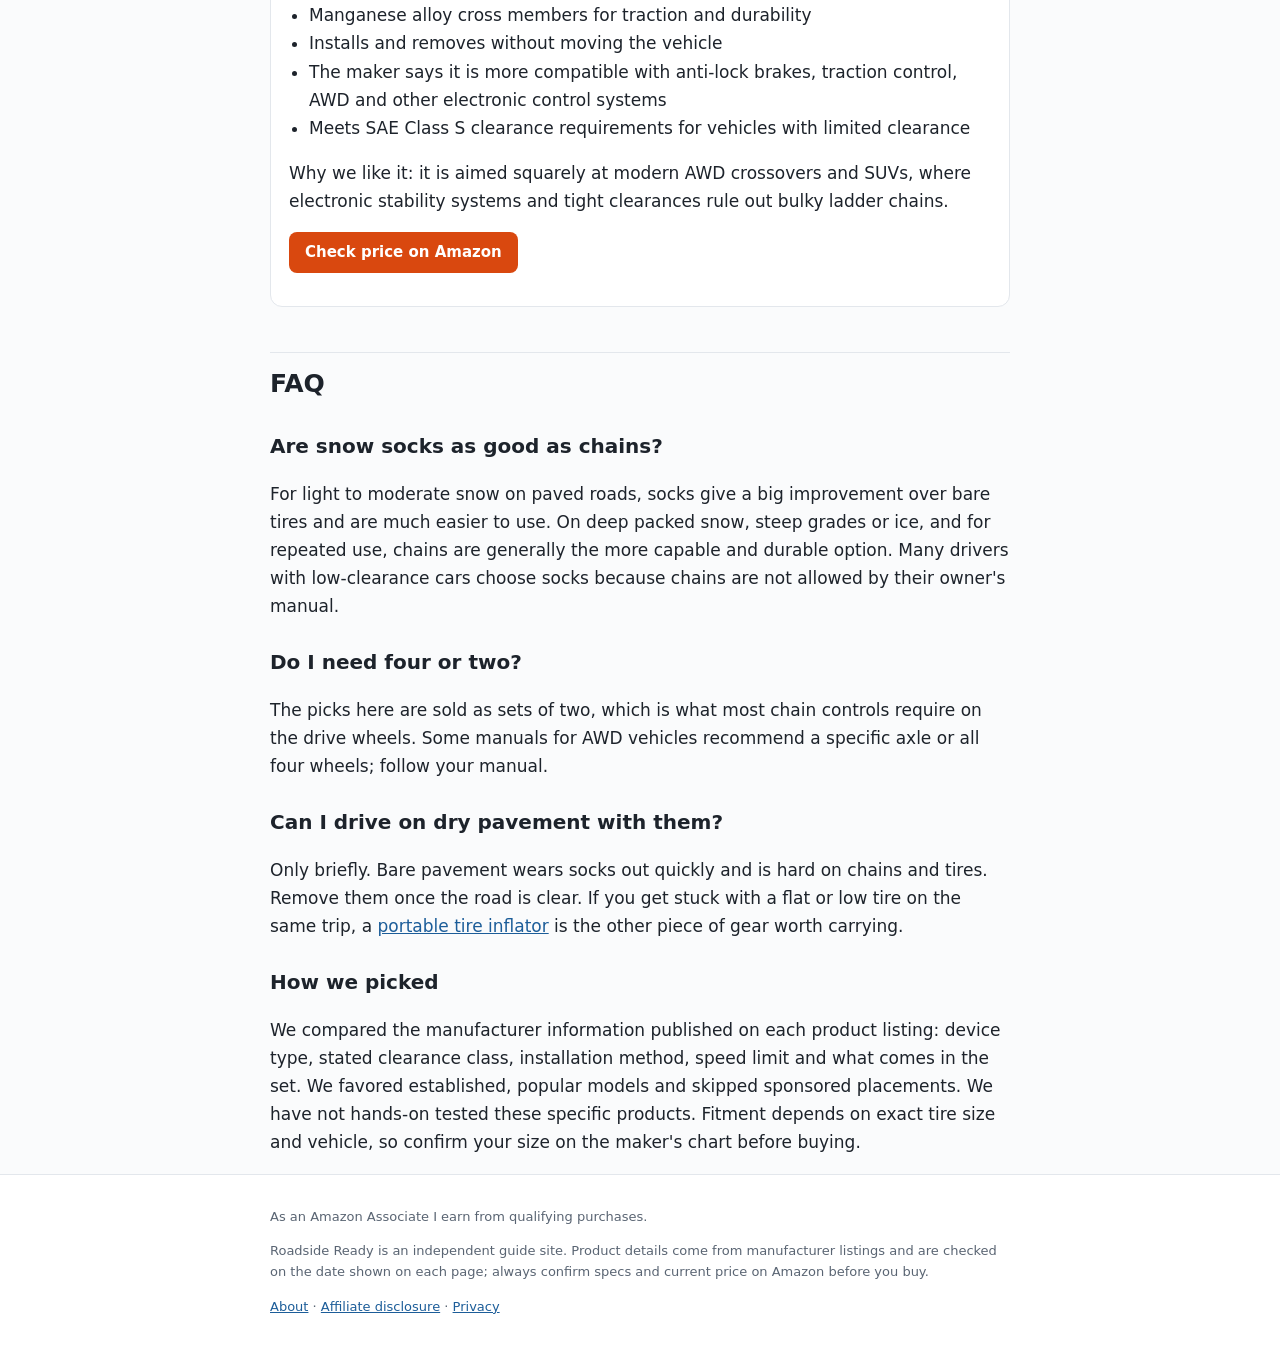
<file: guides/snow-socks-vs-tire-chains.html>
<!doctype html>
<html lang="en"><head>
<meta charset="utf-8"><meta name="viewport" content="width=device-width,initial-scale=1"><meta name="p:domain_verify" content="308b1298f060d5dcc850b686b16271bb"/>
<title>Snow Socks vs Tire Chains: Which Traction Aid Is Best for Your SUV or Car? (2026 Guide) | Roadside Ready</title>
<meta name="description" content="Snow socks or tire chains? When each makes sense, what SAE Class S clearance means for modern cars and SUVs, chain-law basics, and five popular options.">
<link rel="canonical" href="https://vocedoro.github.io/roadside-ready/guides/snow-socks-vs-tire-chains.html">
<meta property="og:title" content="Snow Socks vs Tire Chains: Which Traction Aid Is Best for Your SUV or Car? (2026 Guide)"><meta property="og:description" content="Snow socks or tire chains? When each makes sense, what SAE Class S clearance means for modern cars and SUVs, chain-law basics, and five popular options."><meta property="og:type" content="article">
<link rel="stylesheet" href="../style.css">
</head><body>
<header class="top"><div class="wrap"><a class="logo" href="../index.html">Roadside <b>Ready</b></a>
<nav><a href="../index.html#guides">Guides</a><a href="../about.html">About</a><a href="../disclosure.html">Disclosure</a></nav></div></header>
<main class="wrap">
<p class="disc">As an Amazon Associate I earn from qualifying purchases. We may earn a commission if you buy through links on this page, at no extra cost to you. <a href="../disclosure.html">Learn more</a>.</p>
<article>
<h1>Snow Socks vs Tire Chains: Which Traction Aid Is Best for Your SUV or Car? (2026 Guide)</h1>
<p class="meta">Updated November 12, 2026 · Specs checked against the manufacturer listings on Amazon on this date</p>
<p class="lead">If you drive to the mountains, live where chain controls go up, or just want a backup for the one bad storm each winter, you need some kind of traction aid in the trunk. The two main options are textile snow socks and metal tire chains (including low-profile cable chains). They solve the same problem in very different ways. This guide explains when each one makes sense, what "Class S clearance" means for modern cars and SUVs, and five popular options to start from.</p>

<h2>Quick picks</h2>
<table>
<tr><th>Pick</th><th>Best for</th><th>Type</th></tr>
<tr><td>AutoSock HP697</td><td>Occasional snow, easiest install</td><td>Textile snow sock</td></tr>
<tr><td>K&amp;K Auto Snow Socks</td><td>Low-clearance and performance cars</td><td>Textile snow sock</td></tr>
<tr><td>SCC Auto-Trac 0232805</td><td>Light trucks and SUVs, frequent mountain trips</td><td>Self-tightening steel chain</td></tr>
<tr><td>SCC Super Z6 SZ143</td><td>Cars and SUVs with very tight wheel wells</td><td>Cable chain</td></tr>
<tr><td>SCC Z-Chain Z-575</td><td>AWD and vehicles with traction control</td><td>Cable chain with alloy cross members</td></tr>
</table>

<h2>Snow socks vs tire chains: the short version</h2>
<p><strong>Snow socks</strong> are fabric covers that slip over the tire. They are light, quiet, quick to fit and very unlikely to scratch wheels or hit suspension parts, which is why they suit low-clearance cars. The trade-off is durability: they are made for snow and ice, and driving on bare pavement wears them out fast. Think of them as a "get me through this stretch" tool.</p>
<p><strong>Tire chains</strong> bite harder into packed snow and ice and last much longer, which matters if you cross mountain passes every weekend or have a heavy truck. They are noisier, rougher to drive on, and need more clearance around the tire. <strong>Cable chains</strong> sit in between: steel cables or alloy cross members in a much slimmer package that fits more passenger cars and SUVs.</p>

<h2>How to choose</h2>
<h3>1. Start with your tire size, not the product</h3>
<p>Every sock and chain on this page comes in many sizes, and each size fits a specific list of tire sizes. Read the full size off your tire sidewall (for example 235/65R17) and check it against the maker's fit chart on the listing. The link below each pick goes to one size; use the size selector on the listing to find yours. A device that is the wrong size will not stay centered and can come off.</p>
<h3>2. Check your owner's manual for clearance and chain rules</h3>
<p>Many modern cars and crossovers have very little room between the tire and the suspension, brake lines or fender liner. Their manuals often say to use only "SAE Class S" devices, or to avoid chains entirely. Class S is a clearance standard for low-profile traction devices. All five picks below state Class S compliance or limited-clearance design on their listings. The manual also tells you which wheels to put them on: usually the drive wheels, and for AWD vehicles, whatever the maker specifies.</p>
<h3>3. Know the local rules where you drive</h3>
<p>Chain laws vary by state and by road. Some only require chains or an approved alternative when signs are posted, and some accept textile socks as an alternative traction device while others may not on every road. Check the state transportation department's rules for the routes you drive before you rely on socks to get past a checkpoint.</p>
<h3>4. Be honest about how often you will use them</h3>
<p>If you need traction a few times a winter, socks are easier to live with: they fold into a small bag and go on in minutes with cold hands. If you drive steep, icy roads regularly or tow, chains are the more durable tool. Either way, they are not a substitute for winter tires if you see snow often.</p>
<h3>5. Practice once in your driveway</h3>
<p>The worst place to fit chains for the first time is a dark roadside in a storm. Do a dry run at home, keep a pair of gloves and a small mat with them, and store them where you can reach them without unloading the trunk. They belong in your <a href="winter-car-emergency-kit.html">winter car emergency kit</a> alongside a snow brush and a flashlight.</p>
<div class="note">Safety tip: traction aids are low-speed tools. Every listing we checked that gives a limit says 30 mph, and slower on rough or patchy roads. Take them off as soon as you are back on clear pavement. If you hear slapping or rubbing, stop and check the fit.</div>

<h2>Our picks</h2>
<div class="pick"><span class="best">Best snow socks overall</span>
<h3>AutoSock for Passenger Vehicles HP697 (Pack of 2)</h3>
<ul>
<li>Textile traction device for passenger cars, SUVs and pickups; the maker says use up to 30 mph</li>
<li>Listed as approved across the U.S. in states with traction laws</li>
<li>Self-centering textile design meant to reduce snow buildup and give a smooth, vibration-free ride</li>
<li>Set includes 2 socks, gloves and instructions; the maker says there is no vehicle weight limit</li>
</ul>
<p>Why we like it: AutoSock is the brand most people mean when they say "snow socks." It is the simplest way to add grip for an occasional storm or ski trip, and it is easy to store.</p>
<p><a class="amz" href="https://www.amazon.com/dp/B001MS229Q?tag=roadsiderea02-20" data-asin="B001MS229Q" rel="sponsored nofollow noopener" target="_blank">Check price on Amazon</a></p></div>

<div class="pick"><span class="best">Best for low-clearance cars</span>
<h3>K&amp;K Auto Snow Socks for Tires (Snow Chain Alternative)</h3>
<ul>
<li>3D textile construction with thick traction cords; the maker says it installs in under 5 minutes</li>
<li>Listed as an SAE Class S traction device, compatible with low or restricted wheel clearance and performance vehicles</li>
<li>Listing cites EU EN-16662-1 certification and Colorado DOT approval as an alternate traction device</li>
<li>Includes 2 socks, gloves, a wet-storage bag, a zippered case and instructions; washable and reusable</li>
</ul>
<p>Why we like it: it comes with a proper wet-storage bag, which matters when you pull snowy socks off and have to put them back in the car. The maker is clear that it is for paved roads in snow and is not a replacement for snow tires.</p>
<p><a class="amz" href="https://www.amazon.com/dp/B0BH87DFPJ?tag=roadsiderea02-20" data-asin="B0BH87DFPJ" rel="sponsored nofollow noopener" target="_blank">Check price on Amazon</a></p></div>

<div class="pick"><span class="best">Best chains for trucks and SUVs</span>
<h3>SCC Auto-Trac 0232805 Light Truck/SUV Tire Traction Chain (Set of 2)</h3>
<ul>
<li>Self-tightening ratchets tighten and center the chain automatically</li>
<li>Diamond-pattern cross chain for a smoother ride and traction</li>
<li>Meets Class S clearance requirements, even in light truck sizes</li>
<li>The maker says installation and removal take minutes; do not exceed 30 mph</li>
</ul>
<p>Why we like it: the self-tightening ratchets remove the usual "stop and retighten after a few hundred feet" step, which is the part most people hate about chains. A good fit for pickups and SUVs that see mountain chain controls every winter.</p>
<p><a class="amz" href="https://www.amazon.com/dp/B0091RCM5Y?tag=roadsiderea02-20" data-asin="B0091RCM5Y" rel="sponsored nofollow noopener" target="_blank">Check price on Amazon</a></p></div>

<div class="pick"><span class="best">Best for tight wheel wells</span>
<h3>SCC Super Z6 SZ143 Cable Tire Chain (Set of 2)</h3>
<ul>
<li>Designed for cars, pickups and SUVs with very limited clearance around the drive tires</li>
<li>Installs without needing to move the vehicle</li>
<li>Built-in rubber tightener, so there is no need to stop and retighten after installation</li>
</ul>
<p>Why we like it: if your owner's manual is strict about clearance but you want something tougher than fabric, a slim cable chain like this is the usual answer.</p>
<p><a class="amz" href="https://www.amazon.com/dp/B000HZFDPU?tag=roadsiderea02-20" data-asin="B000HZFDPU" rel="sponsored nofollow noopener" target="_blank">Check price on Amazon</a></p></div>

<div class="pick"><span class="best">Best for AWD and traction control</span>
<h3>SCC Z-Chain Z-575 Extreme Performance Cable Tire Traction Chain (Set of 2)</h3>
<ul>
<li>Manganese alloy cross members for traction and durability</li>
<li>Installs and removes without moving the vehicle</li>
<li>The maker says it is more compatible with anti-lock brakes, traction control, AWD and other electronic control systems</li>
<li>Meets SAE Class S clearance requirements for vehicles with limited clearance</li>
</ul>
<p>Why we like it: it is aimed squarely at modern AWD crossovers and SUVs, where electronic stability systems and tight clearances rule out bulky ladder chains.</p>
<p><a class="amz" href="https://www.amazon.com/dp/B001H9GQ5Q?tag=roadsiderea02-20" data-asin="B001H9GQ5Q" rel="sponsored nofollow noopener" target="_blank">Check price on Amazon</a></p></div>

<h2>FAQ</h2>
<h3>Are snow socks as good as chains?</h3>
<p>For light to moderate snow on paved roads, socks give a big improvement over bare tires and are much easier to use. On deep packed snow, steep grades or ice, and for repeated use, chains are generally the more capable and durable option. Many drivers with low-clearance cars choose socks because chains are not allowed by their owner's manual.</p>
<h3>Do I need four or two?</h3>
<p>The picks here are sold as sets of two, which is what most chain controls require on the drive wheels. Some manuals for AWD vehicles recommend a specific axle or all four wheels; follow your manual.</p>
<h3>Can I drive on dry pavement with them?</h3>
<p>Only briefly. Bare pavement wears socks out quickly and is hard on chains and tires. Remove them once the road is clear. If you get stuck with a flat or low tire on the same trip, a <a href="portable-tire-inflator.html">portable tire inflator</a> is the other piece of gear worth carrying.</p>
<h3>How we picked</h3>
<p>We compared the manufacturer information published on each product listing: device type, stated clearance class, installation method, speed limit and what comes in the set. We favored established, popular models and skipped sponsored placements. We have not hands-on tested these specific products. Fitment depends on exact tire size and vehicle, so confirm your size on the maker's chart before buying.</p>
</article>

</main>
<footer><div class="wrap"><p>As an Amazon Associate I earn from qualifying purchases.</p><p>Roadside Ready is an independent guide site. Product details come from manufacturer listings and are checked on the date shown on each page; always confirm specs and current price on Amazon before you buy.</p>
<p><a href="../about.html">About</a> · <a href="../disclosure.html">Affiliate disclosure</a> · <a href="../privacy.html">Privacy</a></p></div></footer>
</body></html>
</file>
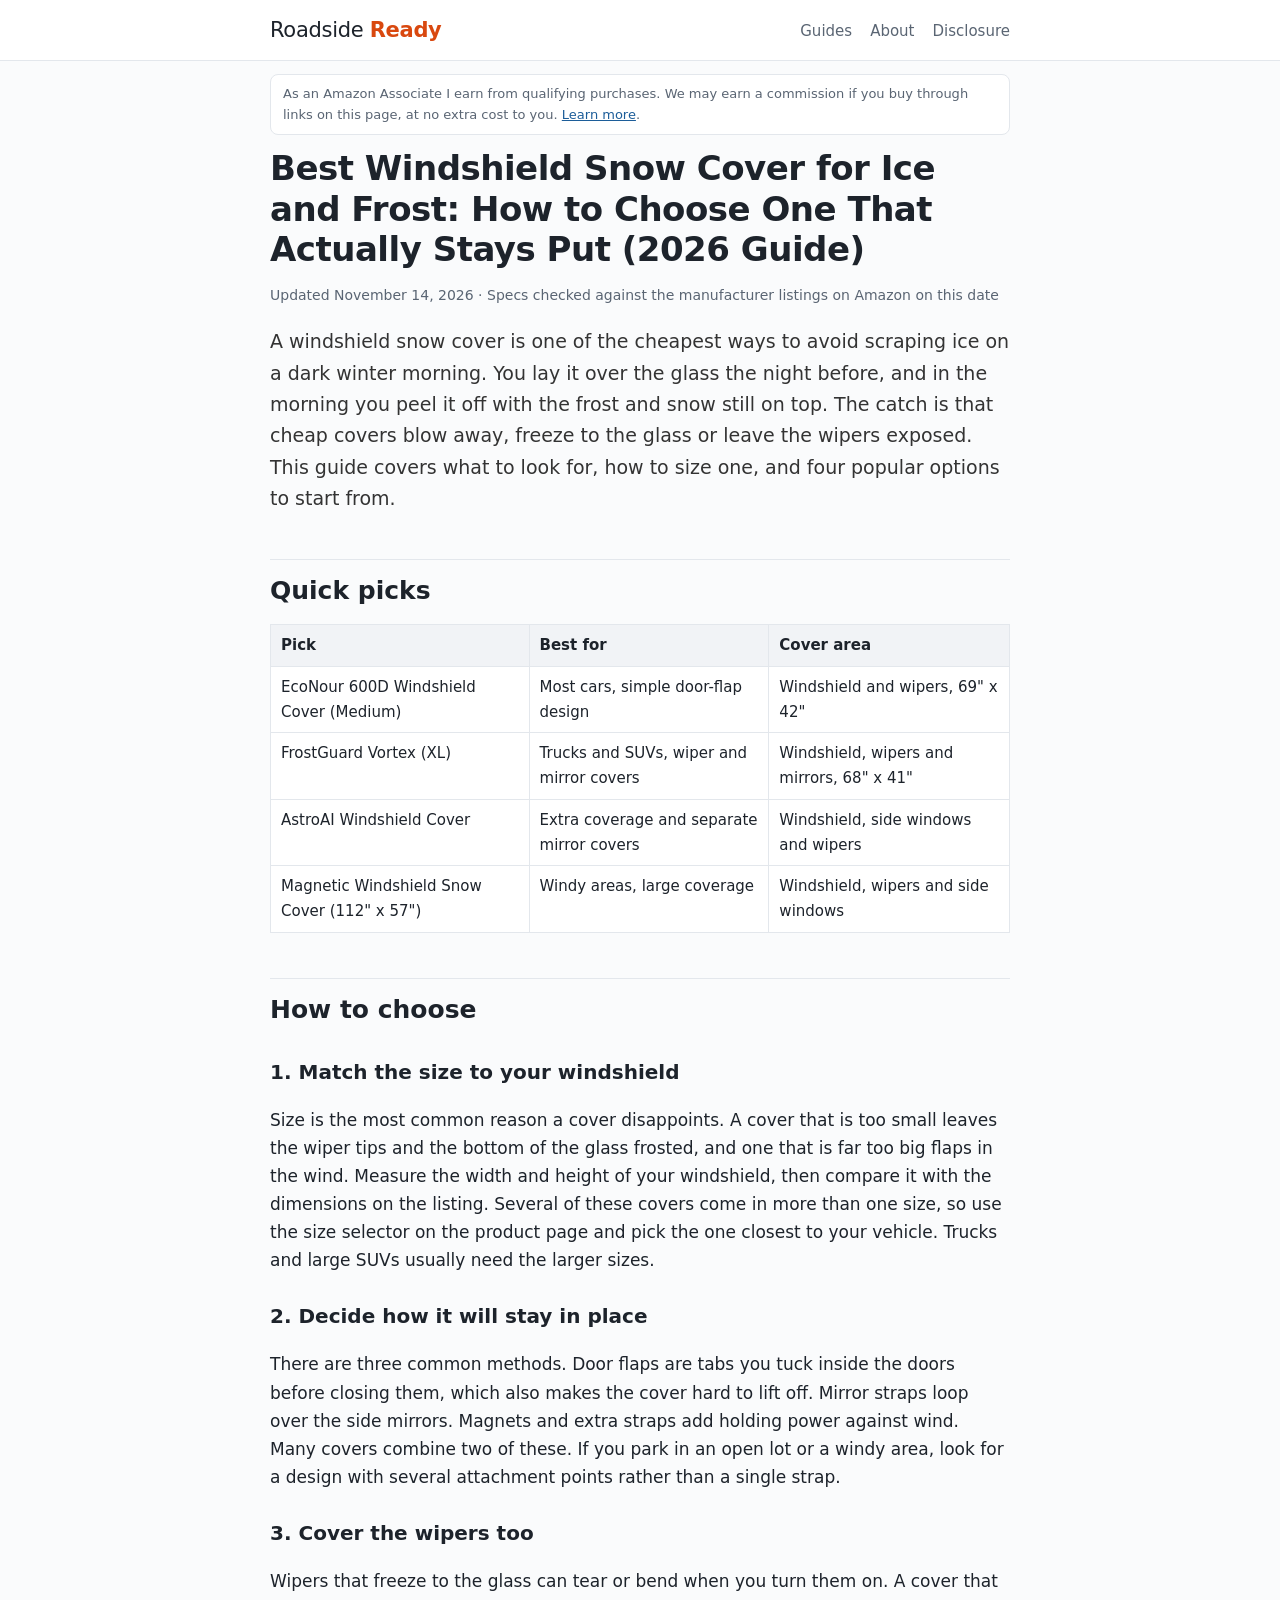
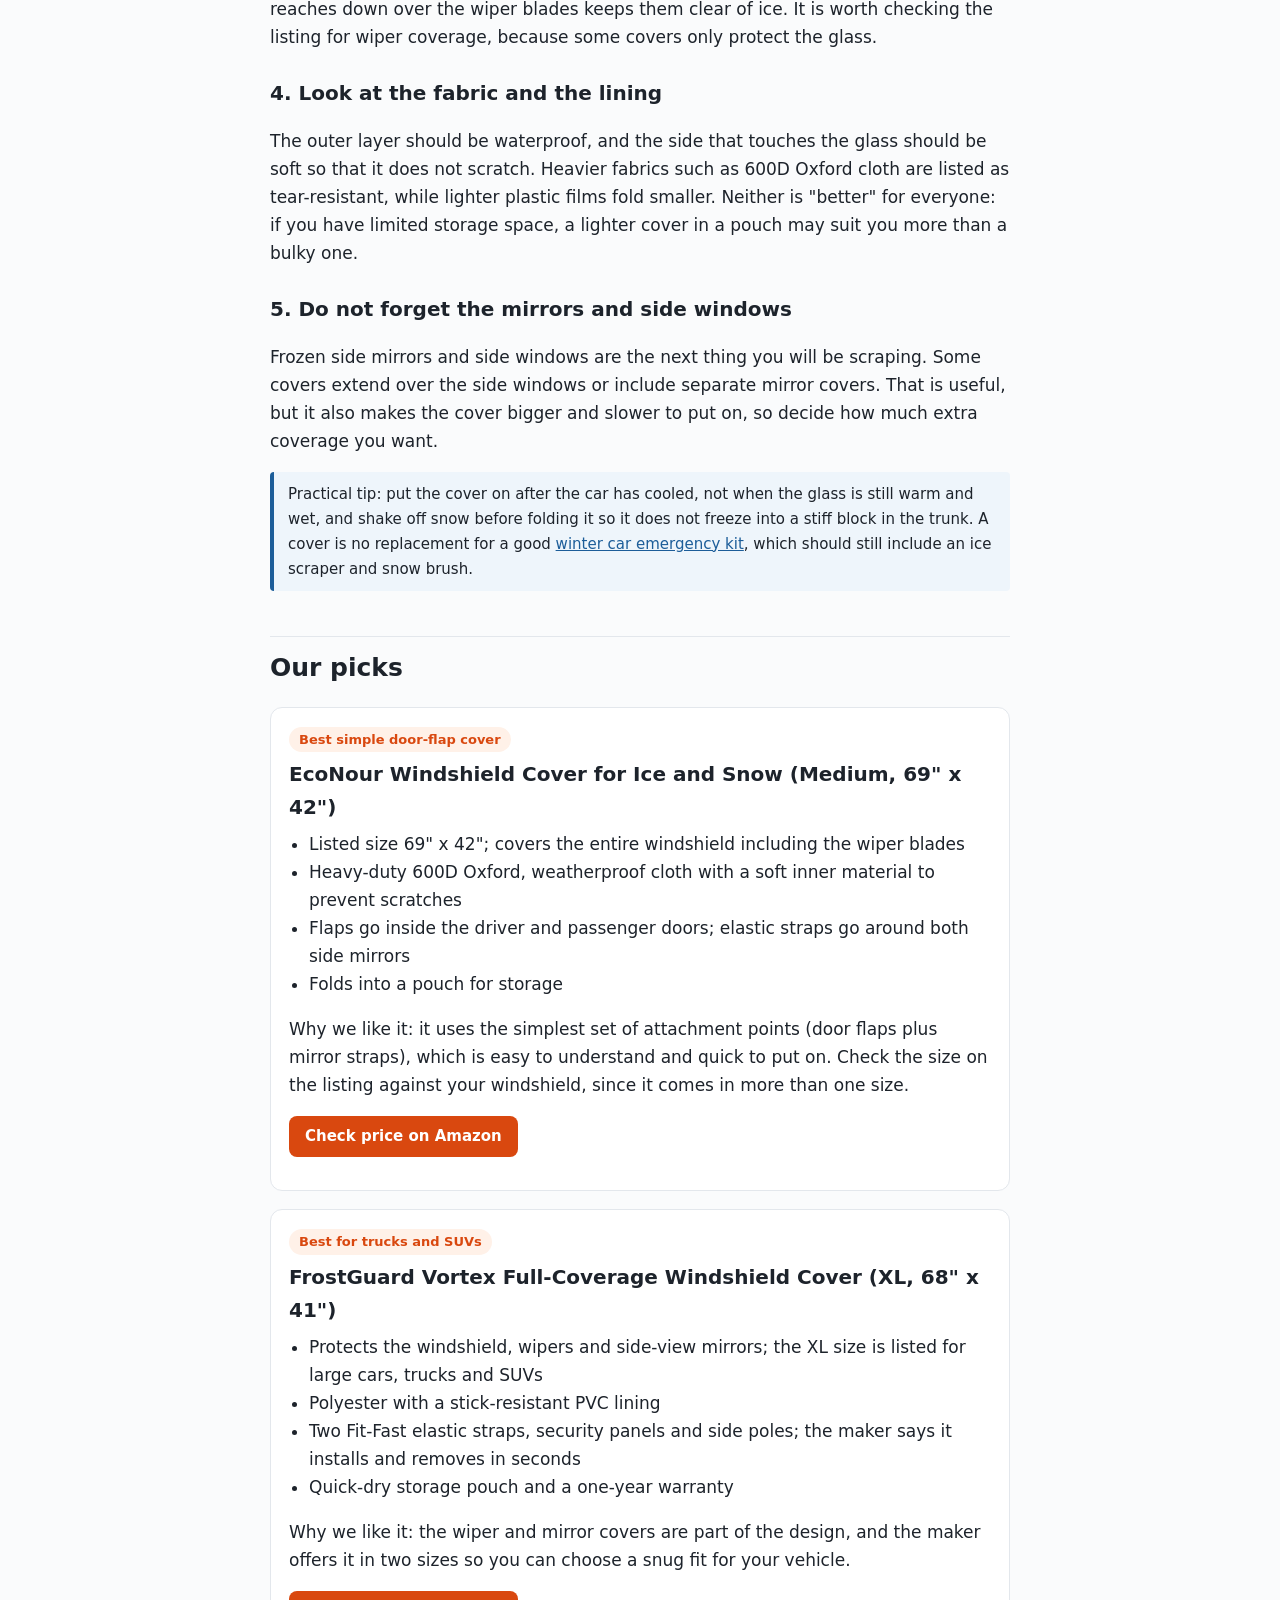
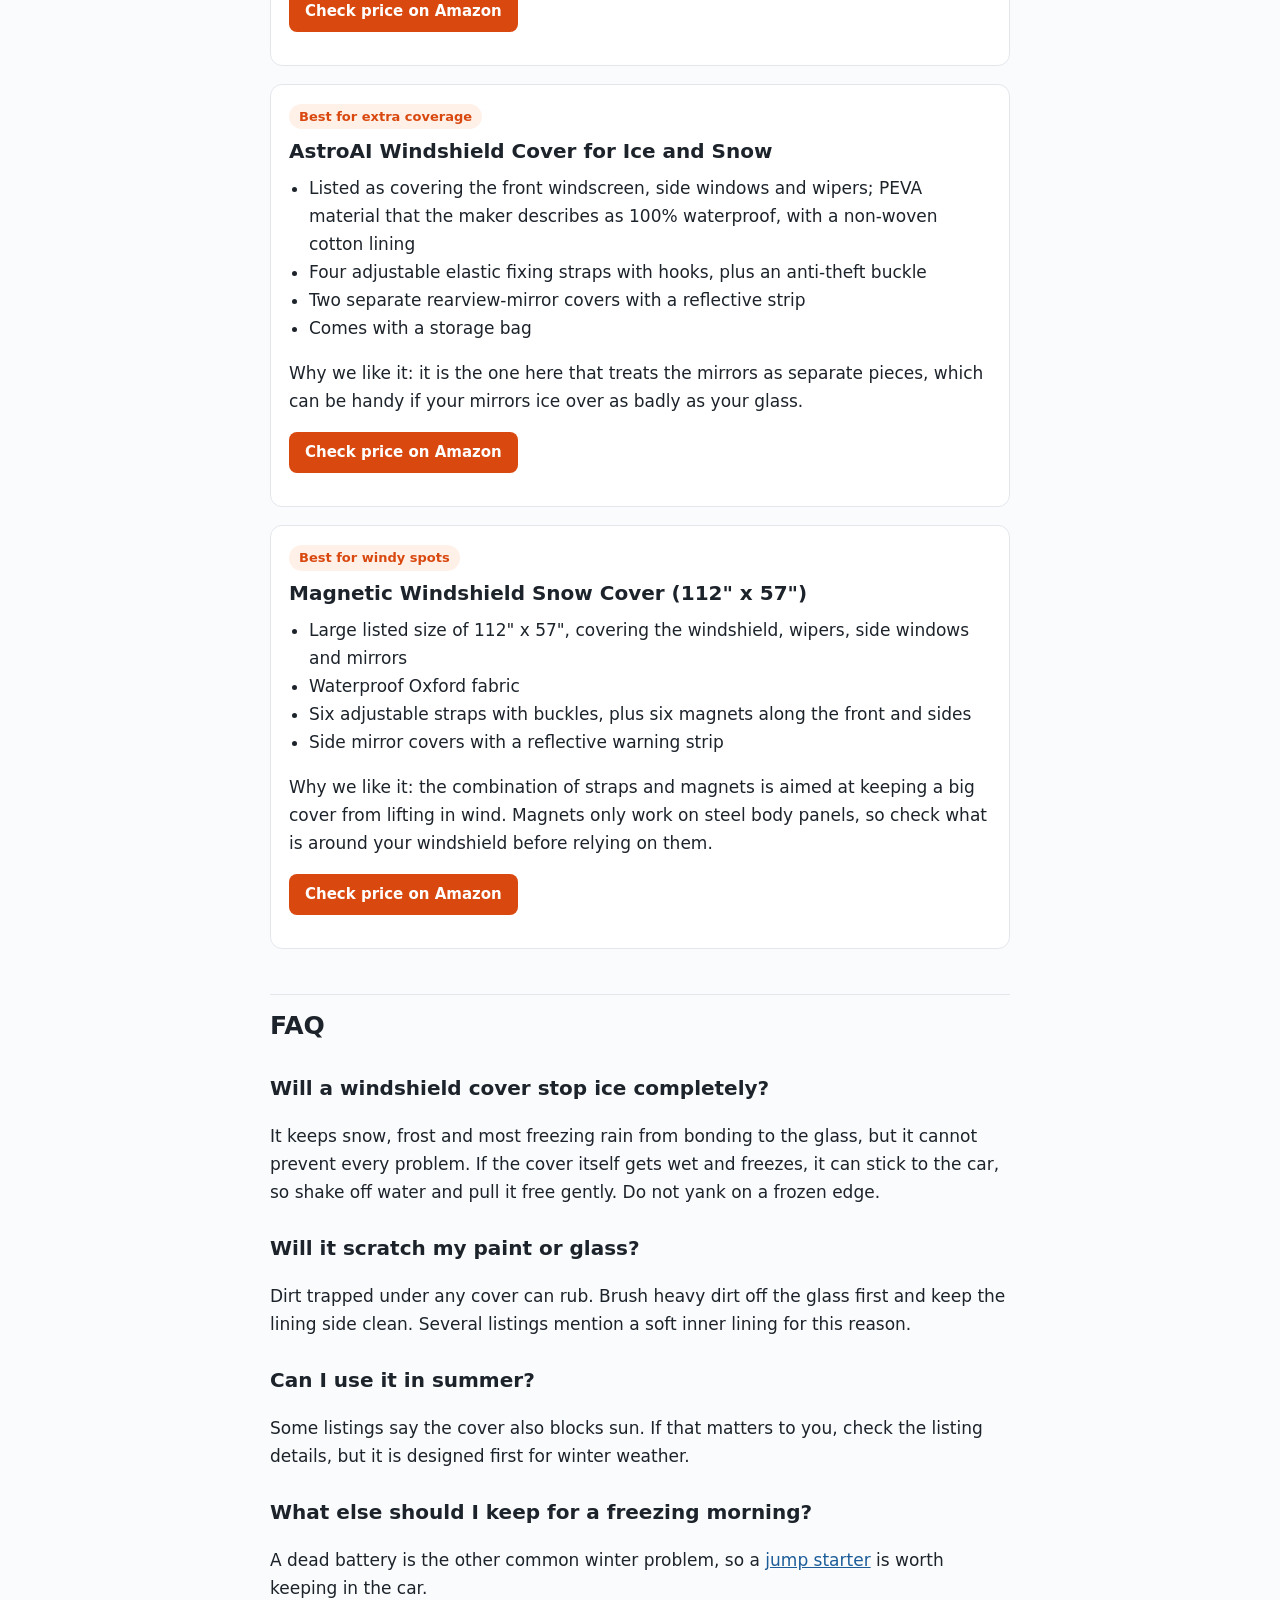
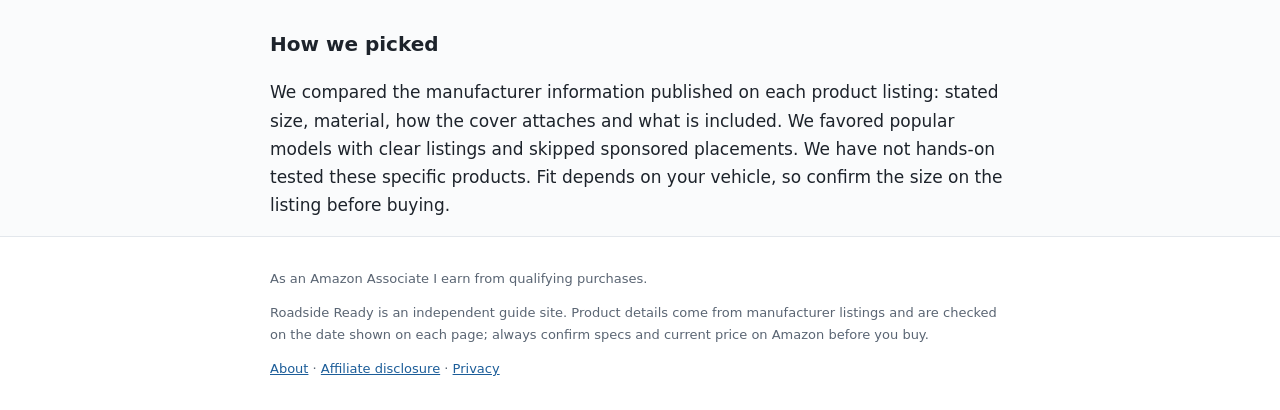
<file: guides/windshield-snow-cover.html>
<!doctype html>
<html lang="en"><head>
<meta charset="utf-8"><meta name="viewport" content="width=device-width,initial-scale=1"><meta name="p:domain_verify" content="308b1298f060d5dcc850b686b16271bb"/>
<title>Best Windshield Snow Cover for Ice and Frost: How to Choose One That Stays Put (2026 Guide) | Roadside Ready</title>
<meta name="description" content="How to pick a windshield snow cover: sizing, door flaps vs magnets, wiper coverage and fabric, plus four popular options for cars, SUVs and trucks.">
<link rel="canonical" href="https://vocedoro.github.io/roadside-ready/guides/windshield-snow-cover.html">
<meta property="og:title" content="Best Windshield Snow Cover for Ice and Frost: How to Choose One That Stays Put (2026 Guide)"><meta property="og:description" content="How to pick a windshield snow cover: sizing, door flaps vs magnets, wiper coverage and fabric, plus four popular options for cars, SUVs and trucks."><meta property="og:type" content="article">
<link rel="stylesheet" href="../style.css">
</head><body>
<header class="top"><div class="wrap"><a class="logo" href="../index.html">Roadside <b>Ready</b></a>
<nav><a href="../index.html#guides">Guides</a><a href="../about.html">About</a><a href="../disclosure.html">Disclosure</a></nav></div></header>
<main class="wrap">
<p class="disc">As an Amazon Associate I earn from qualifying purchases. We may earn a commission if you buy through links on this page, at no extra cost to you. <a href="../disclosure.html">Learn more</a>.</p>
<article>
<h1>Best Windshield Snow Cover for Ice and Frost: How to Choose One That Actually Stays Put (2026 Guide)</h1>
<p class="meta">Updated November 14, 2026 · Specs checked against the manufacturer listings on Amazon on this date</p>
<p class="lead">A windshield snow cover is one of the cheapest ways to avoid scraping ice on a dark winter morning. You lay it over the glass the night before, and in the morning you peel it off with the frost and snow still on top. The catch is that cheap covers blow away, freeze to the glass or leave the wipers exposed. This guide covers what to look for, how to size one, and four popular options to start from.</p>

<h2>Quick picks</h2>
<table>
<tr><th>Pick</th><th>Best for</th><th>Cover area</th></tr>
<tr><td>EcoNour 600D Windshield Cover (Medium)</td><td>Most cars, simple door-flap design</td><td>Windshield and wipers, 69" x 42"</td></tr>
<tr><td>FrostGuard Vortex (XL)</td><td>Trucks and SUVs, wiper and mirror covers</td><td>Windshield, wipers and mirrors, 68" x 41"</td></tr>
<tr><td>AstroAI Windshield Cover</td><td>Extra coverage and separate mirror covers</td><td>Windshield, side windows and wipers</td></tr>
<tr><td>Magnetic Windshield Snow Cover (112" x 57")</td><td>Windy areas, large coverage</td><td>Windshield, wipers and side windows</td></tr>
</table>

<h2>How to choose</h2>
<h3>1. Match the size to your windshield</h3>
<p>Size is the most common reason a cover disappoints. A cover that is too small leaves the wiper tips and the bottom of the glass frosted, and one that is far too big flaps in the wind. Measure the width and height of your windshield, then compare it with the dimensions on the listing. Several of these covers come in more than one size, so use the size selector on the product page and pick the one closest to your vehicle. Trucks and large SUVs usually need the larger sizes.</p>
<h3>2. Decide how it will stay in place</h3>
<p>There are three common methods. Door flaps are tabs you tuck inside the doors before closing them, which also makes the cover hard to lift off. Mirror straps loop over the side mirrors. Magnets and extra straps add holding power against wind. Many covers combine two of these. If you park in an open lot or a windy area, look for a design with several attachment points rather than a single strap.</p>
<h3>3. Cover the wipers too</h3>
<p>Wipers that freeze to the glass can tear or bend when you turn them on. A cover that reaches down over the wiper blades keeps them clear of ice. It is worth checking the listing for wiper coverage, because some covers only protect the glass.</p>
<h3>4. Look at the fabric and the lining</h3>
<p>The outer layer should be waterproof, and the side that touches the glass should be soft so that it does not scratch. Heavier fabrics such as 600D Oxford cloth are listed as tear-resistant, while lighter plastic films fold smaller. Neither is "better" for everyone: if you have limited storage space, a lighter cover in a pouch may suit you more than a bulky one.</p>
<h3>5. Do not forget the mirrors and side windows</h3>
<p>Frozen side mirrors and side windows are the next thing you will be scraping. Some covers extend over the side windows or include separate mirror covers. That is useful, but it also makes the cover bigger and slower to put on, so decide how much extra coverage you want.</p>
<div class="note">Practical tip: put the cover on after the car has cooled, not when the glass is still warm and wet, and shake off snow before folding it so it does not freeze into a stiff block in the trunk. A cover is no replacement for a good <a href="winter-car-emergency-kit.html">winter car emergency kit</a>, which should still include an ice scraper and snow brush.</div>

<h2>Our picks</h2>
<div class="pick"><span class="best">Best simple door-flap cover</span>
<h3>EcoNour Windshield Cover for Ice and Snow (Medium, 69" x 42")</h3>
<ul>
<li>Listed size 69" x 42"; covers the entire windshield including the wiper blades</li>
<li>Heavy-duty 600D Oxford, weatherproof cloth with a soft inner material to prevent scratches</li>
<li>Flaps go inside the driver and passenger doors; elastic straps go around both side mirrors</li>
<li>Folds into a pouch for storage</li>
</ul>
<p>Why we like it: it uses the simplest set of attachment points (door flaps plus mirror straps), which is easy to understand and quick to put on. Check the size on the listing against your windshield, since it comes in more than one size.</p>
<p><a class="amz" href="https://www.amazon.com/dp/B07K6YKZBK?tag=roadsiderea02-20" data-asin="B07K6YKZBK" rel="sponsored nofollow noopener" target="_blank">Check price on Amazon</a></p></div>

<div class="pick"><span class="best">Best for trucks and SUVs</span>
<h3>FrostGuard Vortex Full-Coverage Windshield Cover (XL, 68" x 41")</h3>
<ul>
<li>Protects the windshield, wipers and side-view mirrors; the XL size is listed for large cars, trucks and SUVs</li>
<li>Polyester with a stick-resistant PVC lining</li>
<li>Two Fit-Fast elastic straps, security panels and side poles; the maker says it installs and removes in seconds</li>
<li>Quick-dry storage pouch and a one-year warranty</li>
</ul>
<p>Why we like it: the wiper and mirror covers are part of the design, and the maker offers it in two sizes so you can choose a snug fit for your vehicle.</p>
<p><a class="amz" href="https://www.amazon.com/dp/B09GRY3NGH?tag=roadsiderea02-20" data-asin="B09GRY3NGH" rel="sponsored nofollow noopener" target="_blank">Check price on Amazon</a></p></div>

<div class="pick"><span class="best">Best for extra coverage</span>
<h3>AstroAI Windshield Cover for Ice and Snow</h3>
<ul>
<li>Listed as covering the front windscreen, side windows and wipers; PEVA material that the maker describes as 100% waterproof, with a non-woven cotton lining</li>
<li>Four adjustable elastic fixing straps with hooks, plus an anti-theft buckle</li>
<li>Two separate rearview-mirror covers with a reflective strip</li>
<li>Comes with a storage bag</li>
</ul>
<p>Why we like it: it is the one here that treats the mirrors as separate pieces, which can be handy if your mirrors ice over as badly as your glass.</p>
<p><a class="amz" href="https://www.amazon.com/dp/B098X2QY6Z?tag=roadsiderea02-20" data-asin="B098X2QY6Z" rel="sponsored nofollow noopener" target="_blank">Check price on Amazon</a></p></div>

<div class="pick"><span class="best">Best for windy spots</span>
<h3>Magnetic Windshield Snow Cover (112" x 57")</h3>
<ul>
<li>Large listed size of 112" x 57", covering the windshield, wipers, side windows and mirrors</li>
<li>Waterproof Oxford fabric</li>
<li>Six adjustable straps with buckles, plus six magnets along the front and sides</li>
<li>Side mirror covers with a reflective warning strip</li>
</ul>
<p>Why we like it: the combination of straps and magnets is aimed at keeping a big cover from lifting in wind. Magnets only work on steel body panels, so check what is around your windshield before relying on them.</p>
<p><a class="amz" href="https://www.amazon.com/dp/B0FPFG2JH7?tag=roadsiderea02-20" data-asin="B0FPFG2JH7" rel="sponsored nofollow noopener" target="_blank">Check price on Amazon</a></p></div>

<h2>FAQ</h2>
<h3>Will a windshield cover stop ice completely?</h3>
<p>It keeps snow, frost and most freezing rain from bonding to the glass, but it cannot prevent every problem. If the cover itself gets wet and freezes, it can stick to the car, so shake off water and pull it free gently. Do not yank on a frozen edge.</p>
<h3>Will it scratch my paint or glass?</h3>
<p>Dirt trapped under any cover can rub. Brush heavy dirt off the glass first and keep the lining side clean. Several listings mention a soft inner lining for this reason.</p>
<h3>Can I use it in summer?</h3>
<p>Some listings say the cover also blocks sun. If that matters to you, check the listing details, but it is designed first for winter weather.</p>
<h3>What else should I keep for a freezing morning?</h3>
<p>A dead battery is the other common winter problem, so a <a href="jump-starter-cold-weather.html">jump starter</a> is worth keeping in the car.</p>
<h3>How we picked</h3>
<p>We compared the manufacturer information published on each product listing: stated size, material, how the cover attaches and what is included. We favored popular models with clear listings and skipped sponsored placements. We have not hands-on tested these specific products. Fit depends on your vehicle, so confirm the size on the listing before buying.</p>
</article>

</main>
<footer><div class="wrap"><p>As an Amazon Associate I earn from qualifying purchases.</p><p>Roadside Ready is an independent guide site. Product details come from manufacturer listings and are checked on the date shown on each page; always confirm specs and current price on Amazon before you buy.</p>
<p><a href="../about.html">About</a> · <a href="../disclosure.html">Affiliate disclosure</a> · <a href="../privacy.html">Privacy</a></p></div></footer>
</body></html>
</file>
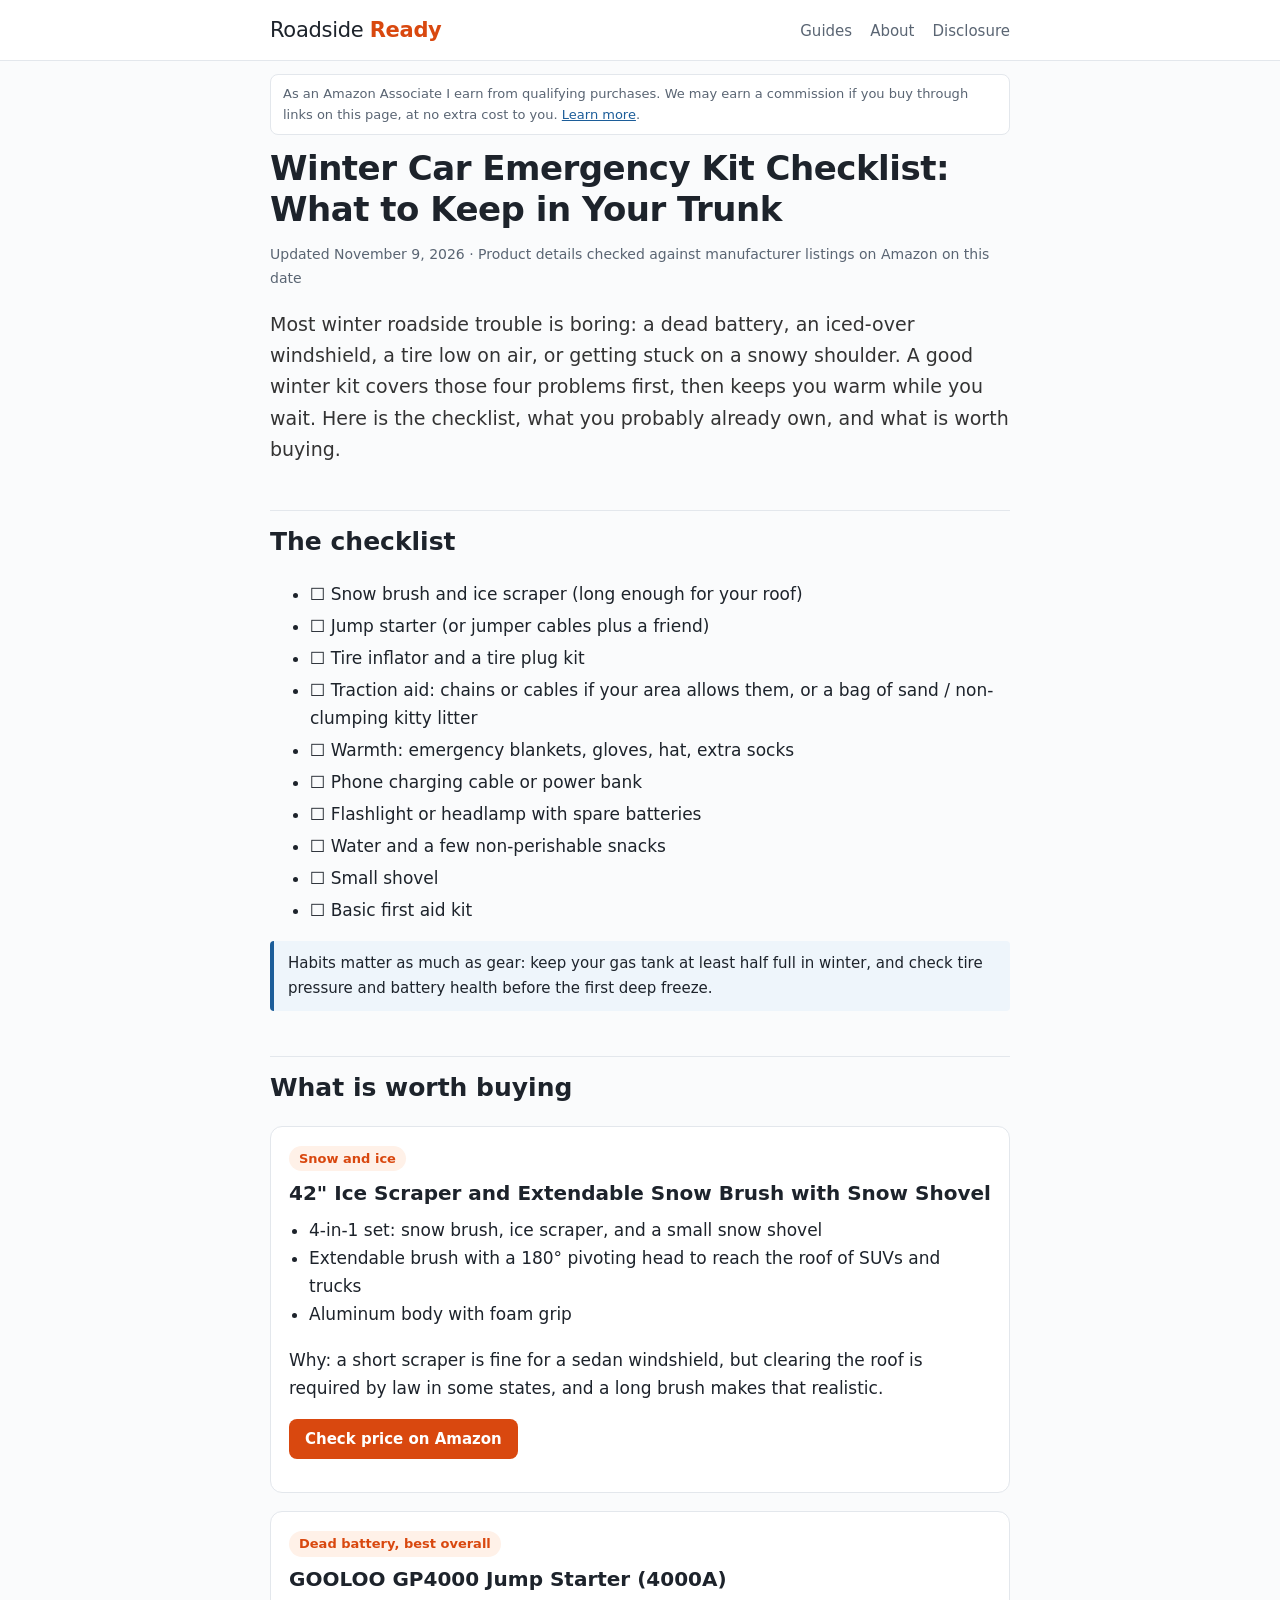
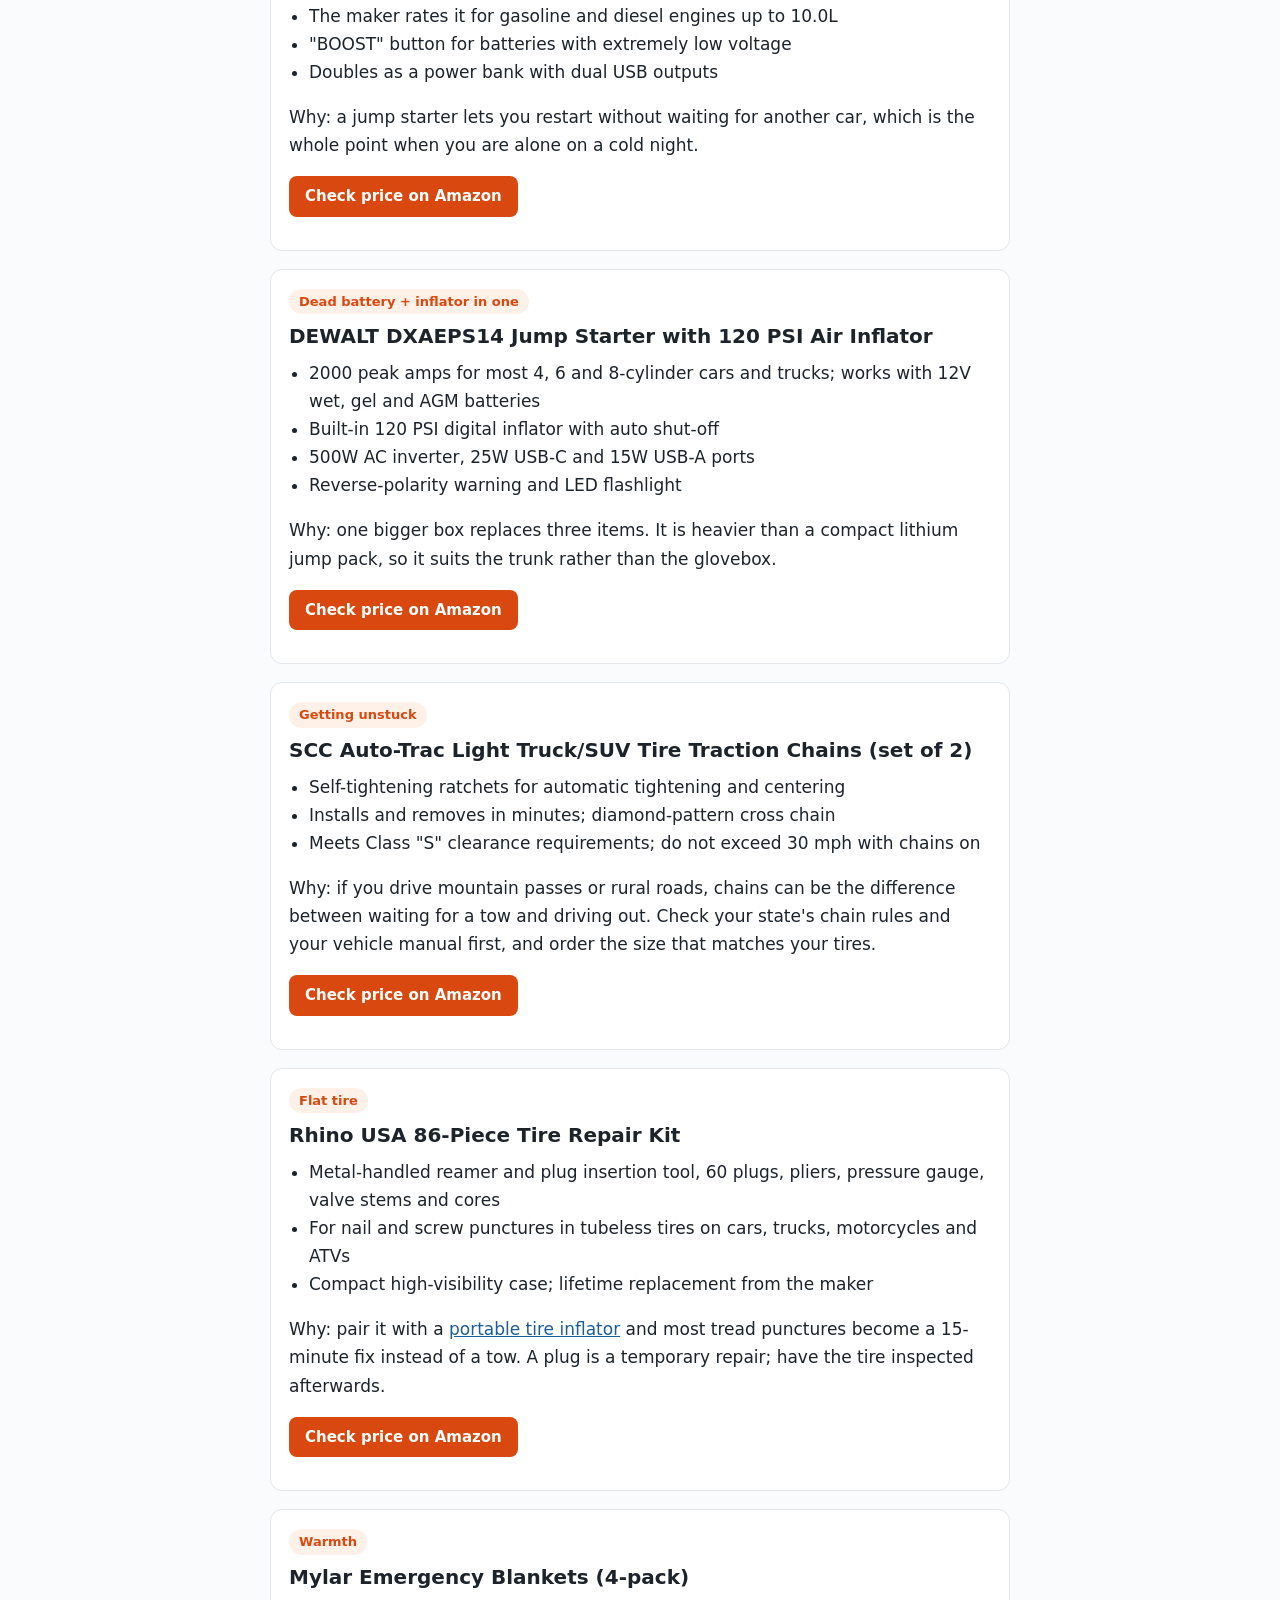
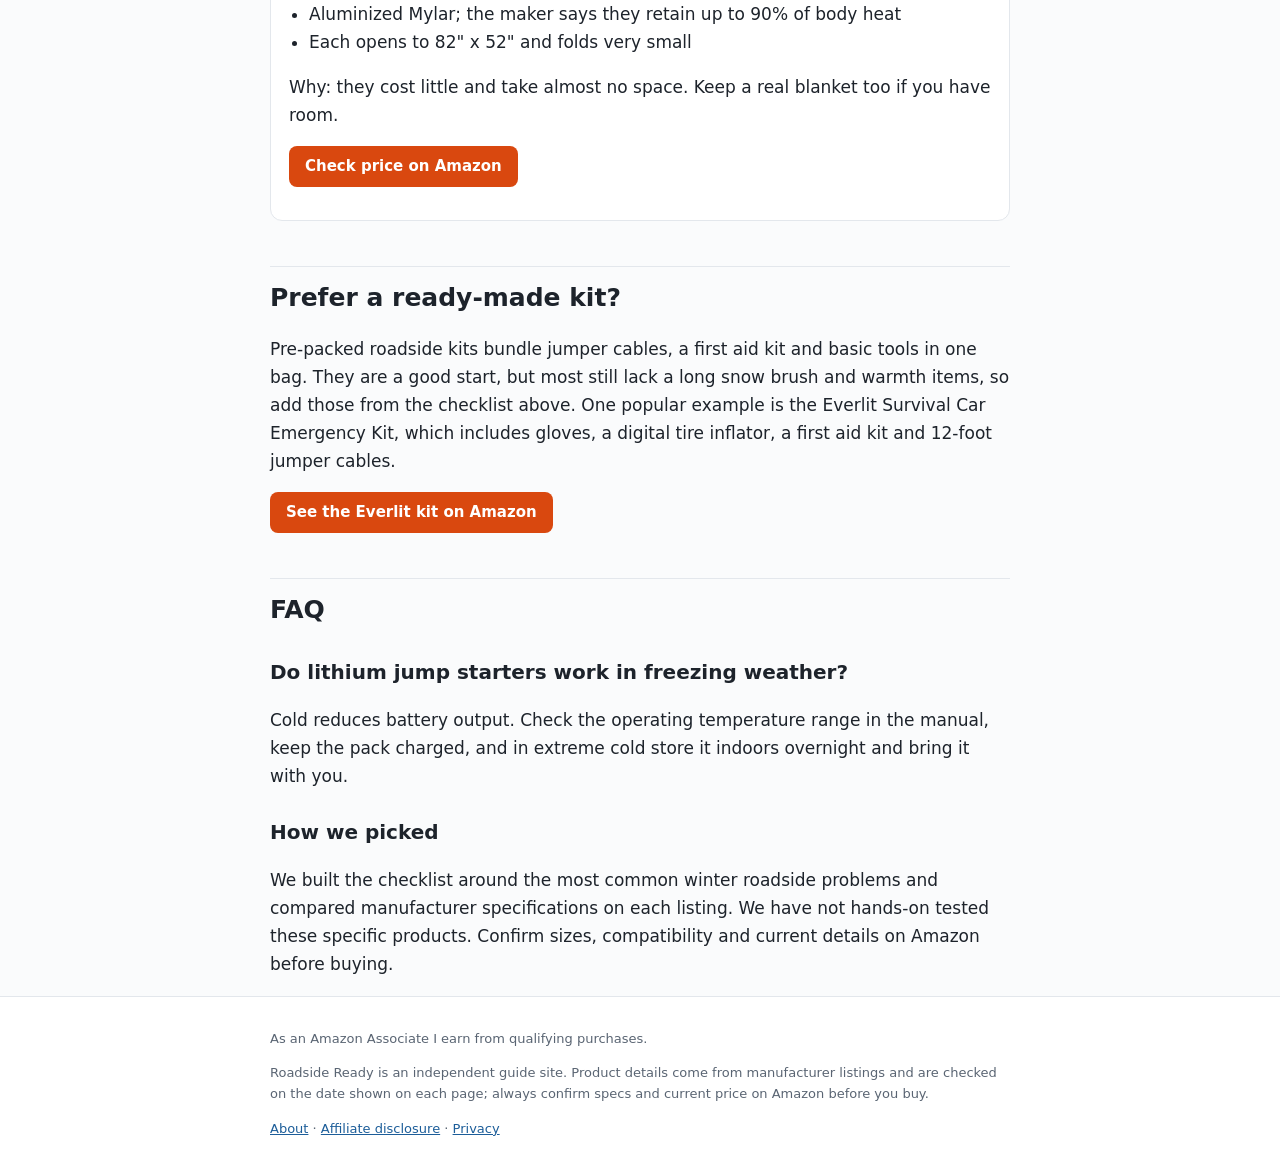
<file: guides/winter-car-emergency-kit.html>
<!doctype html>
<html lang="en"><head>
<meta charset="utf-8"><meta name="viewport" content="width=device-width,initial-scale=1"><meta name="p:domain_verify" content="308b1298f060d5dcc850b686b16271bb"/>
<title>Winter Car Emergency Kit Checklist: What to Keep in Your Trunk | Roadside Ready</title>
<meta name="description" content="A practical winter car kit checklist: snow brush, jump starter, traction aids, warmth and flat-tire gear, with what to buy and what you already own.">
<link rel="canonical" href="https://vocedoro.github.io/roadside-ready/guides/winter-car-emergency-kit.html">
<meta property="og:title" content="Winter Car Emergency Kit Checklist: What to Keep in Your Trunk"><meta property="og:description" content="A practical winter car kit checklist: snow brush, jump starter, traction aids, warmth and flat-tire gear, with what to buy and what you already own."><meta property="og:type" content="article">
<link rel="stylesheet" href="../style.css">
</head><body>
<header class="top"><div class="wrap"><a class="logo" href="../index.html">Roadside <b>Ready</b></a>
<nav><a href="../index.html#guides">Guides</a><a href="../about.html">About</a><a href="../disclosure.html">Disclosure</a></nav></div></header>
<main class="wrap">
<p class="disc">As an Amazon Associate I earn from qualifying purchases. We may earn a commission if you buy through links on this page, at no extra cost to you. <a href="../disclosure.html">Learn more</a>.</p>
<article>
<h1>Winter Car Emergency Kit Checklist: What to Keep in Your Trunk</h1>
<p class="meta">Updated November 9, 2026 · Product details checked against manufacturer listings on Amazon on this date</p>
<p class="lead">Most winter roadside trouble is boring: a dead battery, an iced-over windshield, a tire low on air, or getting stuck on a snowy shoulder. A good winter kit covers those four problems first, then keeps you warm while you wait. Here is the checklist, what you probably already own, and what is worth buying.</p>

<h2>The checklist</h2>
<ul class="check">
<li>☐ Snow brush and ice scraper (long enough for your roof)</li>
<li>☐ Jump starter (or jumper cables plus a friend)</li>
<li>☐ Tire inflator and a tire plug kit</li>
<li>☐ Traction aid: chains or cables if your area allows them, or a bag of sand / non-clumping kitty litter</li>
<li>☐ Warmth: emergency blankets, gloves, hat, extra socks</li>
<li>☐ Phone charging cable or power bank</li>
<li>☐ Flashlight or headlamp with spare batteries</li>
<li>☐ Water and a few non-perishable snacks</li>
<li>☐ Small shovel</li>
<li>☐ Basic first aid kit</li>
</ul>
<div class="note">Habits matter as much as gear: keep your gas tank at least half full in winter, and check tire pressure and battery health before the first deep freeze.</div>

<h2>What is worth buying</h2>
<div class="pick"><span class="best">Snow and ice</span>
<h3>42" Ice Scraper and Extendable Snow Brush with Snow Shovel</h3>
<ul>
<li>4-in-1 set: snow brush, ice scraper, and a small snow shovel</li>
<li>Extendable brush with a 180° pivoting head to reach the roof of SUVs and trucks</li>
<li>Aluminum body with foam grip</li>
</ul>
<p>Why: a short scraper is fine for a sedan windshield, but clearing the roof is required by law in some states, and a long brush makes that realistic.</p>
<p><a class="amz" href="https://www.amazon.com/dp/B0BCFJVYJK?tag=roadsiderea02-20" data-asin="B0BCFJVYJK" rel="sponsored nofollow noopener" target="_blank">Check price on Amazon</a></p></div>

<div class="pick"><span class="best">Dead battery, best overall</span>
<h3>GOOLOO GP4000 Jump Starter (4000A)</h3>
<ul>
<li>The maker rates it for gasoline and diesel engines up to 10.0L</li>
<li>"BOOST" button for batteries with extremely low voltage</li>
<li>Doubles as a power bank with dual USB outputs</li>
</ul>
<p>Why: a jump starter lets you restart without waiting for another car, which is the whole point when you are alone on a cold night.</p>
<p><a class="amz" href="https://www.amazon.com/dp/B09HJH1S41?tag=roadsiderea02-20" data-asin="B09HJH1S41" rel="sponsored nofollow noopener" target="_blank">Check price on Amazon</a></p></div>

<div class="pick"><span class="best">Dead battery + inflator in one</span>
<h3>DEWALT DXAEPS14 Jump Starter with 120 PSI Air Inflator</h3>
<ul>
<li>2000 peak amps for most 4, 6 and 8-cylinder cars and trucks; works with 12V wet, gel and AGM batteries</li>
<li>Built-in 120 PSI digital inflator with auto shut-off</li>
<li>500W AC inverter, 25W USB-C and 15W USB-A ports</li>
<li>Reverse-polarity warning and LED flashlight</li>
</ul>
<p>Why: one bigger box replaces three items. It is heavier than a compact lithium jump pack, so it suits the trunk rather than the glovebox.</p>
<p><a class="amz" href="https://www.amazon.com/dp/B0CL8RYBKX?tag=roadsiderea02-20" data-asin="B0CL8RYBKX" rel="sponsored nofollow noopener" target="_blank">Check price on Amazon</a></p></div>

<div class="pick"><span class="best">Getting unstuck</span>
<h3>SCC Auto-Trac Light Truck/SUV Tire Traction Chains (set of 2)</h3>
<ul>
<li>Self-tightening ratchets for automatic tightening and centering</li>
<li>Installs and removes in minutes; diamond-pattern cross chain</li>
<li>Meets Class "S" clearance requirements; do not exceed 30 mph with chains on</li>
</ul>
<p>Why: if you drive mountain passes or rural roads, chains can be the difference between waiting for a tow and driving out. Check your state's chain rules and your vehicle manual first, and order the size that matches your tires.</p>
<p><a class="amz" href="https://www.amazon.com/dp/B0091RCM5Y?tag=roadsiderea02-20" data-asin="B0091RCM5Y" rel="sponsored nofollow noopener" target="_blank">Check price on Amazon</a></p></div>

<div class="pick"><span class="best">Flat tire</span>
<h3>Rhino USA 86-Piece Tire Repair Kit</h3>
<ul>
<li>Metal-handled reamer and plug insertion tool, 60 plugs, pliers, pressure gauge, valve stems and cores</li>
<li>For nail and screw punctures in tubeless tires on cars, trucks, motorcycles and ATVs</li>
<li>Compact high-visibility case; lifetime replacement from the maker</li>
</ul>
<p>Why: pair it with a <a href="portable-tire-inflator.html">portable tire inflator</a> and most tread punctures become a 15-minute fix instead of a tow. A plug is a temporary repair; have the tire inspected afterwards.</p>
<p><a class="amz" href="https://www.amazon.com/dp/B07XH3JGX4?tag=roadsiderea02-20" data-asin="B07XH3JGX4" rel="sponsored nofollow noopener" target="_blank">Check price on Amazon</a></p></div>

<div class="pick"><span class="best">Warmth</span>
<h3>Mylar Emergency Blankets (4-pack)</h3>
<ul>
<li>Aluminized Mylar; the maker says they retain up to 90% of body heat</li>
<li>Each opens to 82" x 52" and folds very small</li>
</ul>
<p>Why: they cost little and take almost no space. Keep a real blanket too if you have room.</p>
<p><a class="amz" href="https://www.amazon.com/dp/B098KJMMGC?tag=roadsiderea02-20" data-asin="B098KJMMGC" rel="sponsored nofollow noopener" target="_blank">Check price on Amazon</a></p></div>

<h2>Prefer a ready-made kit?</h2>
<p>Pre-packed roadside kits bundle jumper cables, a first aid kit and basic tools in one bag. They are a good start, but most still lack a long snow brush and warmth items, so add those from the checklist above. One popular example is the Everlit Survival Car Emergency Kit, which includes gloves, a digital tire inflator, a first aid kit and 12-foot jumper cables.</p>
<p><a class="amz" href="https://www.amazon.com/dp/B07XKGWNP8?tag=roadsiderea02-20" data-asin="B07XKGWNP8" rel="sponsored nofollow noopener" target="_blank">See the Everlit kit on Amazon</a></p>

<h2>FAQ</h2>
<h3>Do lithium jump starters work in freezing weather?</h3>
<p>Cold reduces battery output. Check the operating temperature range in the manual, keep the pack charged, and in extreme cold store it indoors overnight and bring it with you.</p>
<h3>How we picked</h3>
<p>We built the checklist around the most common winter roadside problems and compared manufacturer specifications on each listing. We have not hands-on tested these specific products. Confirm sizes, compatibility and current details on Amazon before buying.</p>
</article>

</main>
<footer><div class="wrap"><p>As an Amazon Associate I earn from qualifying purchases.</p><p>Roadside Ready is an independent guide site. Product details come from manufacturer listings and are checked on the date shown on each page; always confirm specs and current price on Amazon before you buy.</p>
<p><a href="../about.html">About</a> · <a href="../disclosure.html">Affiliate disclosure</a> · <a href="../privacy.html">Privacy</a></p></div></footer>
</body></html>
</file>
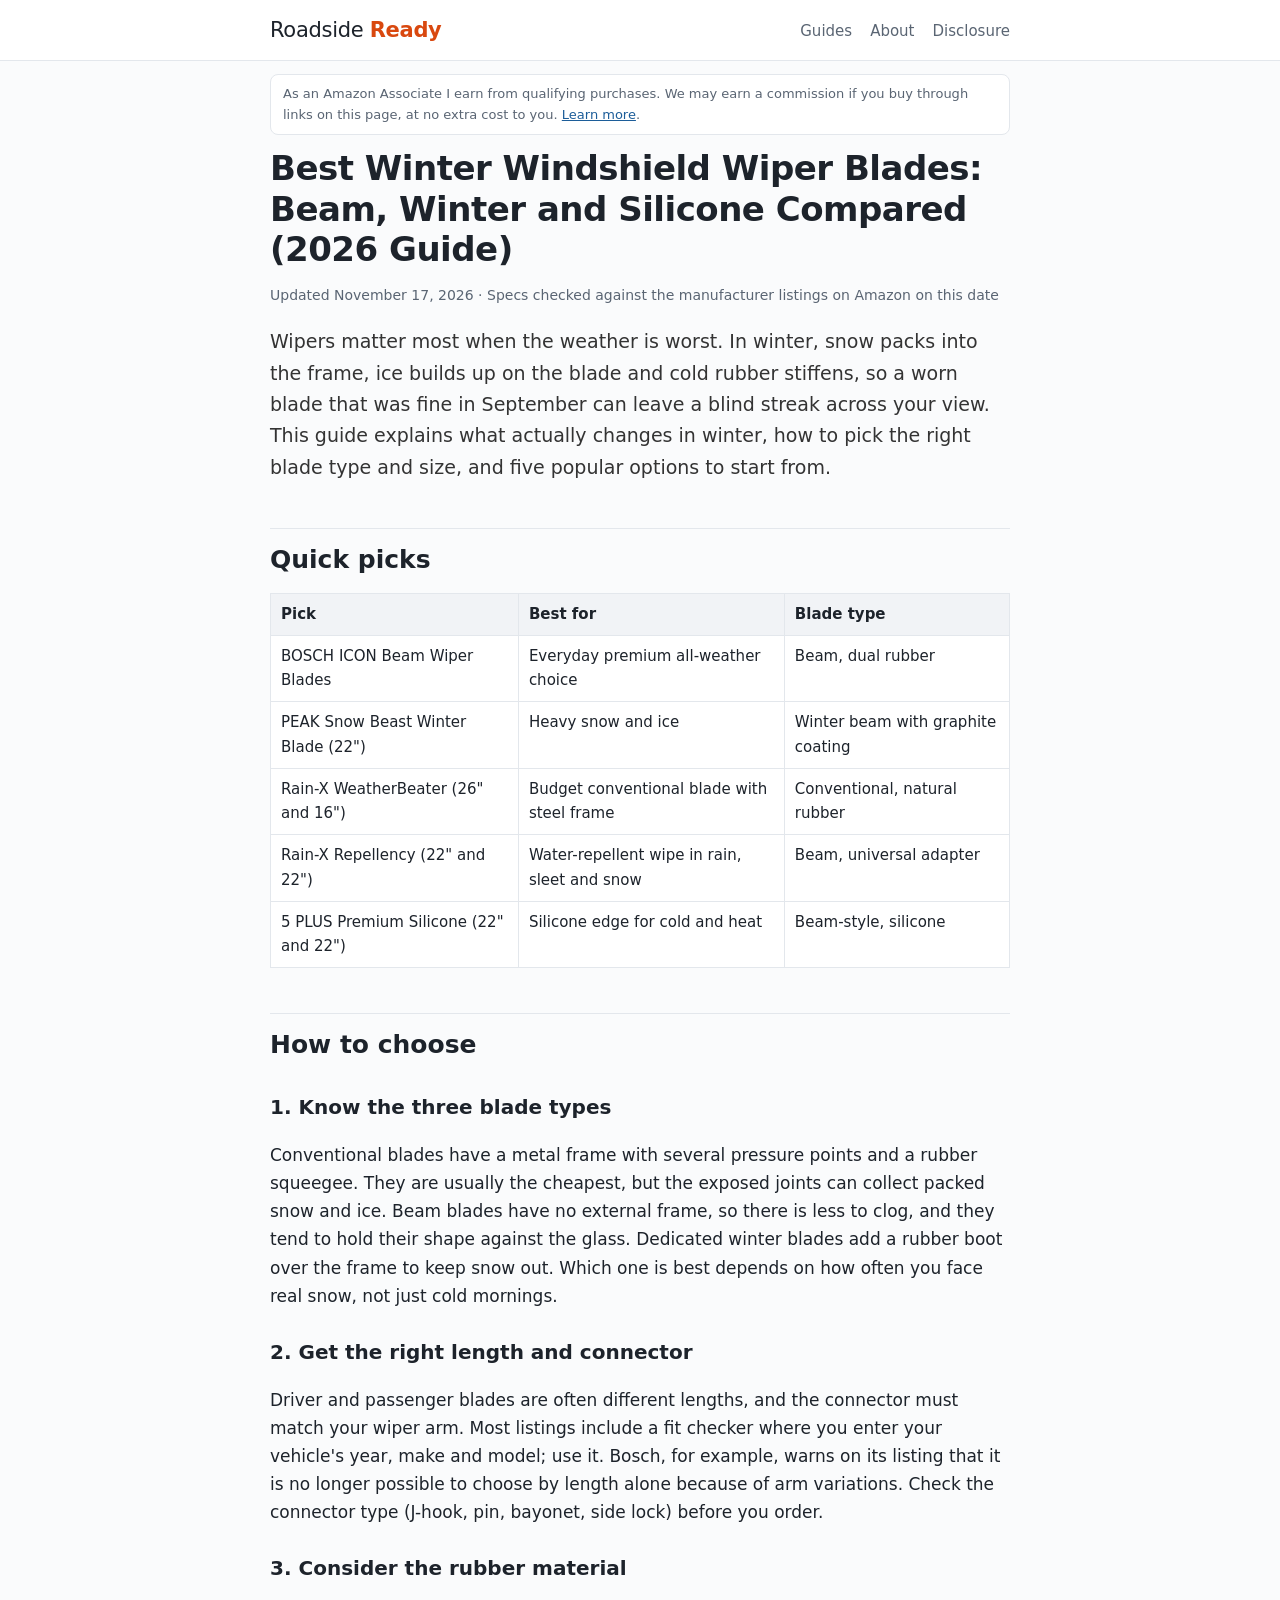
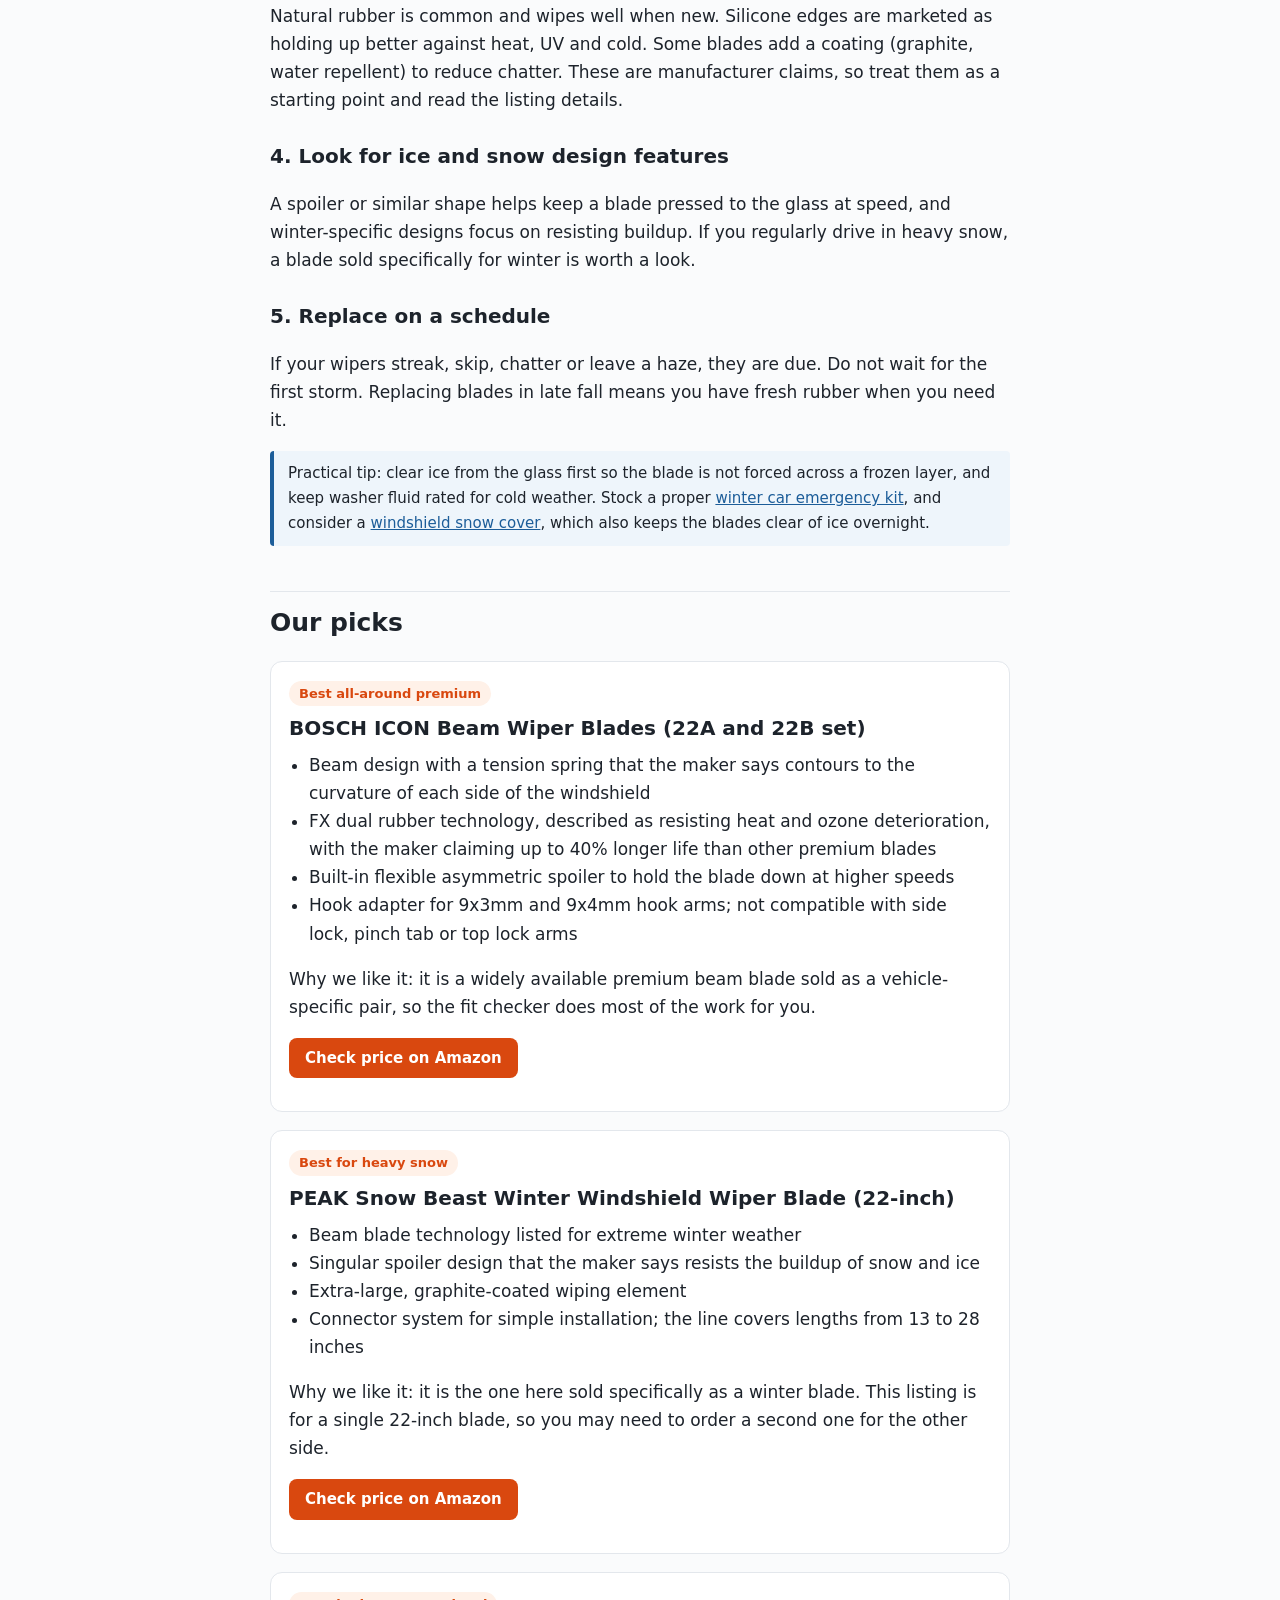
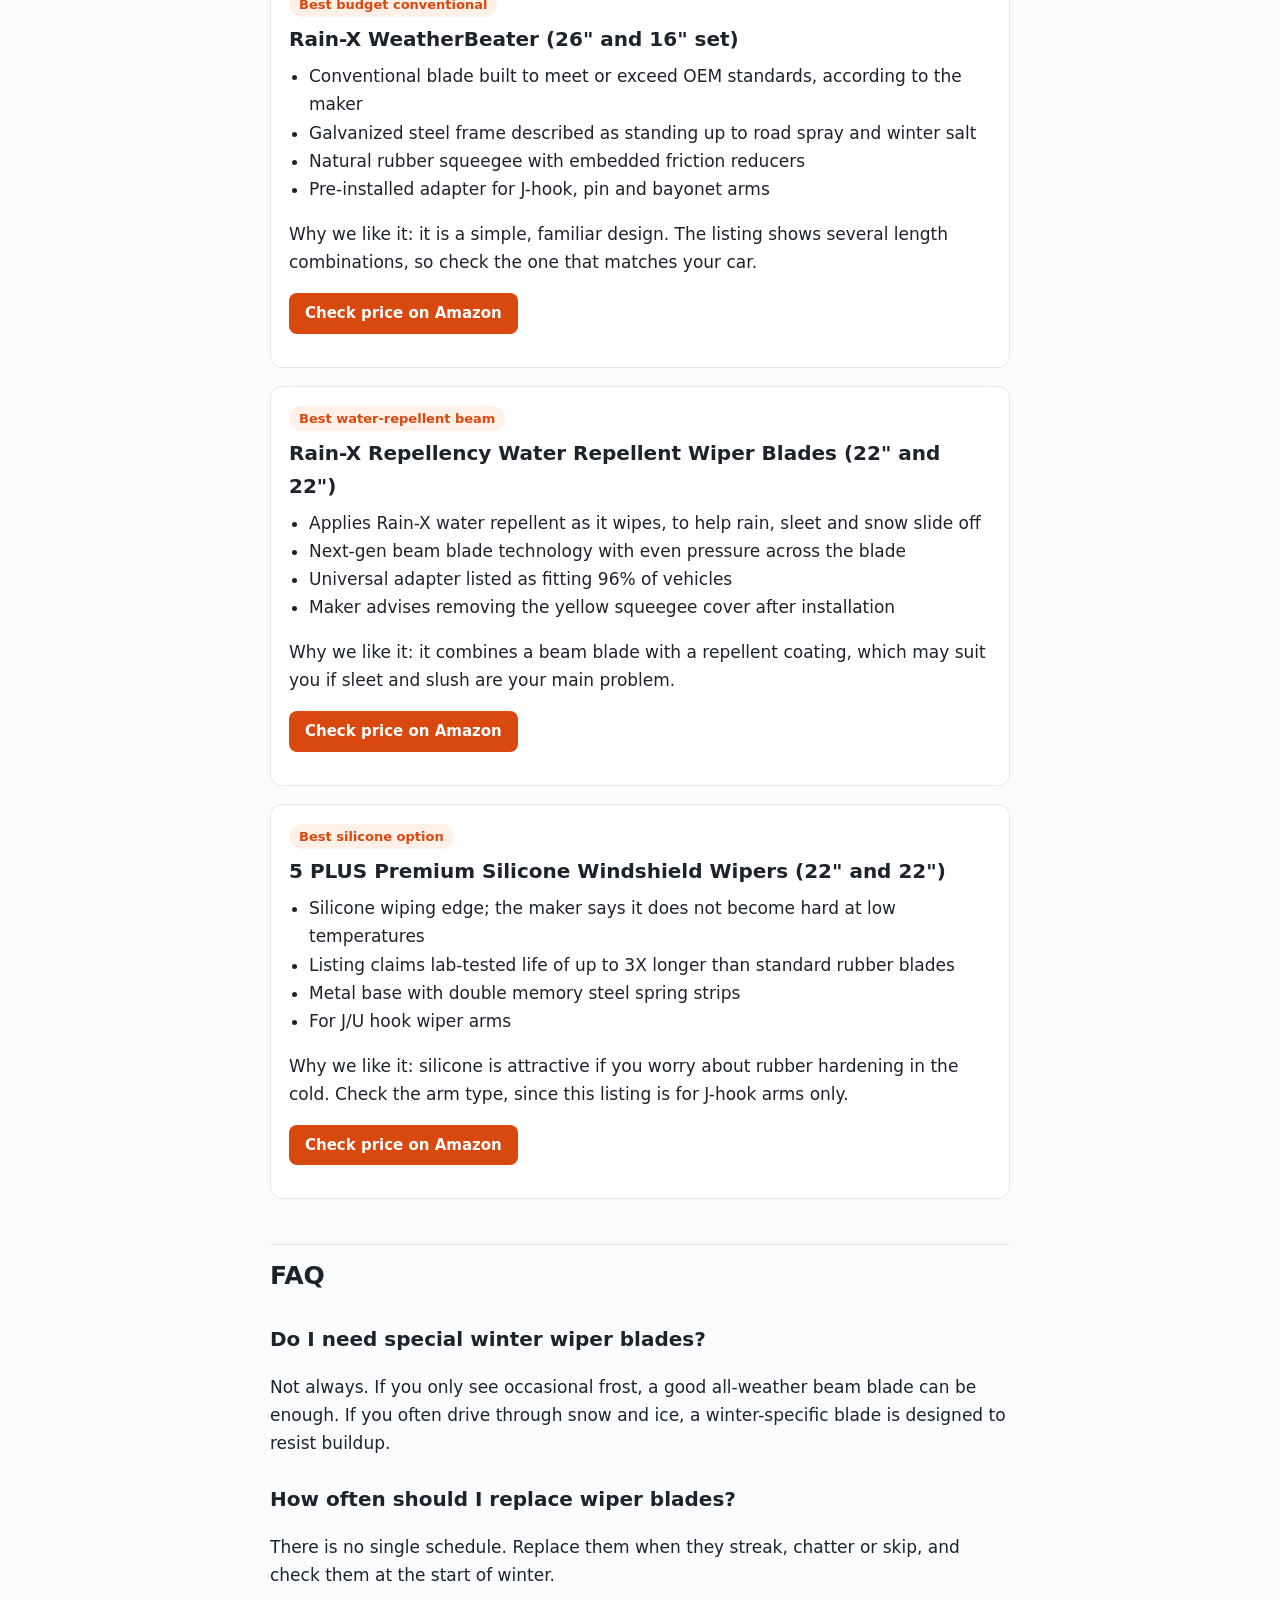
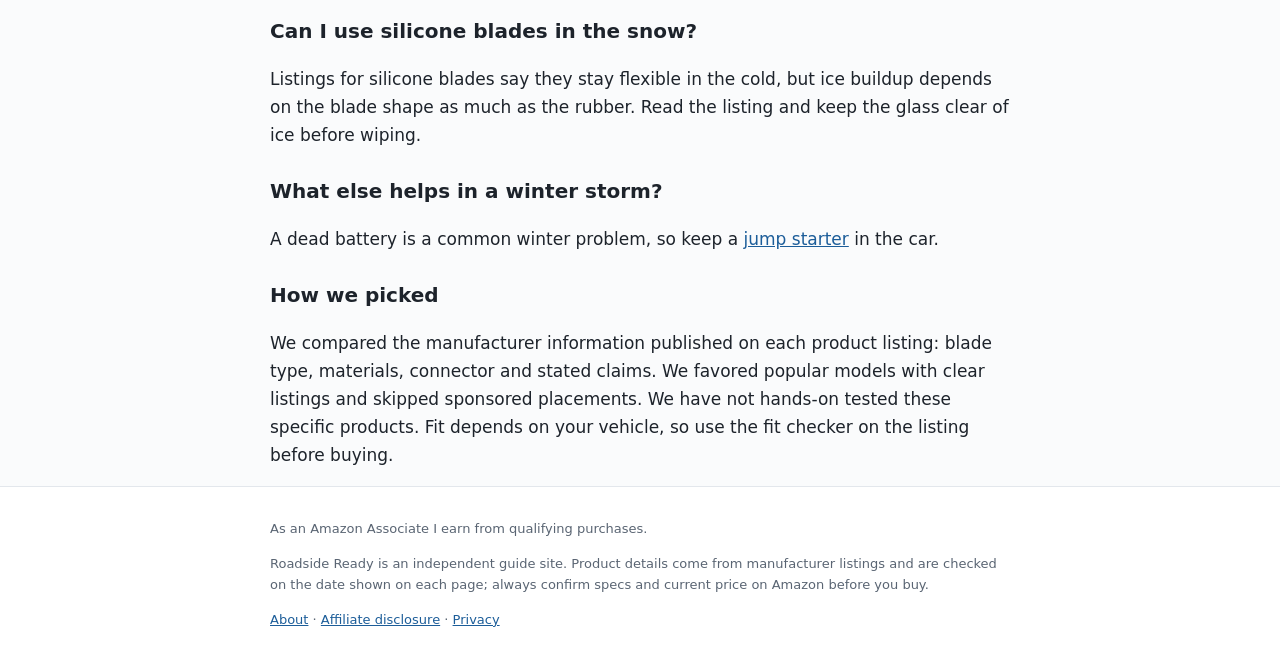
<file: guides/winter-wiper-blades.html>
<!doctype html>
<html lang="en"><head>
<meta charset="utf-8"><meta name="viewport" content="width=device-width,initial-scale=1"><meta name="p:domain_verify" content="308b1298f060d5dcc850b686b16271bb"/>
<title>Best Winter Wiper Blades: Beam vs Silicone vs Winter (2026) | Roadside Ready</title>
<meta name="description" content="How to choose winter windshield wiper blades: blade types, fit and connectors, rubber materials, plus five popular options for snow and ice.">
<link rel="canonical" href="https://vocedoro.github.io/roadside-ready/guides/winter-wiper-blades.html">
<meta property="og:title" content="Best Winter Wiper Blades: Beam vs Silicone vs Winter (2026)"><meta property="og:description" content="How to choose winter windshield wiper blades: blade types, fit and connectors, rubber materials, plus five popular options for snow and ice."><meta property="og:type" content="article">
<link rel="stylesheet" href="../style.css">
</head><body>
<header class="top"><div class="wrap"><a class="logo" href="../index.html">Roadside <b>Ready</b></a>
<nav><a href="../index.html#guides">Guides</a><a href="../about.html">About</a><a href="../disclosure.html">Disclosure</a></nav></div></header>
<main class="wrap">
<p class="disc">As an Amazon Associate I earn from qualifying purchases. We may earn a commission if you buy through links on this page, at no extra cost to you. <a href="../disclosure.html">Learn more</a>.</p>
<article>
<h1>Best Winter Windshield Wiper Blades: Beam, Winter and Silicone Compared (2026 Guide)</h1>
<p class="meta">Updated November 17, 2026 · Specs checked against the manufacturer listings on Amazon on this date</p>
<p class="lead">Wipers matter most when the weather is worst. In winter, snow packs into the frame, ice builds up on the blade and cold rubber stiffens, so a worn blade that was fine in September can leave a blind streak across your view. This guide explains what actually changes in winter, how to pick the right blade type and size, and five popular options to start from.</p>

<h2>Quick picks</h2>
<table>
<tr><th>Pick</th><th>Best for</th><th>Blade type</th></tr>
<tr><td>BOSCH ICON Beam Wiper Blades</td><td>Everyday premium all-weather choice</td><td>Beam, dual rubber</td></tr>
<tr><td>PEAK Snow Beast Winter Blade (22")</td><td>Heavy snow and ice</td><td>Winter beam with graphite coating</td></tr>
<tr><td>Rain-X WeatherBeater (26" and 16")</td><td>Budget conventional blade with steel frame</td><td>Conventional, natural rubber</td></tr>
<tr><td>Rain-X Repellency (22" and 22")</td><td>Water-repellent wipe in rain, sleet and snow</td><td>Beam, universal adapter</td></tr>
<tr><td>5 PLUS Premium Silicone (22" and 22")</td><td>Silicone edge for cold and heat</td><td>Beam-style, silicone</td></tr>
</table>

<h2>How to choose</h2>
<h3>1. Know the three blade types</h3>
<p>Conventional blades have a metal frame with several pressure points and a rubber squeegee. They are usually the cheapest, but the exposed joints can collect packed snow and ice. Beam blades have no external frame, so there is less to clog, and they tend to hold their shape against the glass. Dedicated winter blades add a rubber boot over the frame to keep snow out. Which one is best depends on how often you face real snow, not just cold mornings.</p>
<h3>2. Get the right length and connector</h3>
<p>Driver and passenger blades are often different lengths, and the connector must match your wiper arm. Most listings include a fit checker where you enter your vehicle's year, make and model; use it. Bosch, for example, warns on its listing that it is no longer possible to choose by length alone because of arm variations. Check the connector type (J-hook, pin, bayonet, side lock) before you order.</p>
<h3>3. Consider the rubber material</h3>
<p>Natural rubber is common and wipes well when new. Silicone edges are marketed as holding up better against heat, UV and cold. Some blades add a coating (graphite, water repellent) to reduce chatter. These are manufacturer claims, so treat them as a starting point and read the listing details.</p>
<h3>4. Look for ice and snow design features</h3>
<p>A spoiler or similar shape helps keep a blade pressed to the glass at speed, and winter-specific designs focus on resisting buildup. If you regularly drive in heavy snow, a blade sold specifically for winter is worth a look.</p>
<h3>5. Replace on a schedule</h3>
<p>If your wipers streak, skip, chatter or leave a haze, they are due. Do not wait for the first storm. Replacing blades in late fall means you have fresh rubber when you need it.</p>
<div class="note">Practical tip: clear ice from the glass first so the blade is not forced across a frozen layer, and keep washer fluid rated for cold weather. Stock a proper <a href="winter-car-emergency-kit.html">winter car emergency kit</a>, and consider a <a href="windshield-snow-cover.html">windshield snow cover</a>, which also keeps the blades clear of ice overnight.</div>

<h2>Our picks</h2>
<div class="pick"><span class="best">Best all-around premium</span>
<h3>BOSCH ICON Beam Wiper Blades (22A and 22B set)</h3>
<ul>
<li>Beam design with a tension spring that the maker says contours to the curvature of each side of the windshield</li>
<li>FX dual rubber technology, described as resisting heat and ozone deterioration, with the maker claiming up to 40% longer life than other premium blades</li>
<li>Built-in flexible asymmetric spoiler to hold the blade down at higher speeds</li>
<li>Hook adapter for 9x3mm and 9x4mm hook arms; not compatible with side lock, pinch tab or top lock arms</li>
</ul>
<p>Why we like it: it is a widely available premium beam blade sold as a vehicle-specific pair, so the fit checker does most of the work for you.</p>
<p><a class="amz" href="https://www.amazon.com/dp/B07VCVCTHC?tag=roadsiderea02-20" data-asin="B07VCVCTHC" rel="sponsored nofollow noopener" target="_blank">Check price on Amazon</a></p></div>

<div class="pick"><span class="best">Best for heavy snow</span>
<h3>PEAK Snow Beast Winter Windshield Wiper Blade (22-inch)</h3>
<ul>
<li>Beam blade technology listed for extreme winter weather</li>
<li>Singular spoiler design that the maker says resists the buildup of snow and ice</li>
<li>Extra-large, graphite-coated wiping element</li>
<li>Connector system for simple installation; the line covers lengths from 13 to 28 inches</li>
</ul>
<p>Why we like it: it is the one here sold specifically as a winter blade. This listing is for a single 22-inch blade, so you may need to order a second one for the other side.</p>
<p><a class="amz" href="https://www.amazon.com/dp/B072Q1SVFX?tag=roadsiderea02-20" data-asin="B072Q1SVFX" rel="sponsored nofollow noopener" target="_blank">Check price on Amazon</a></p></div>

<div class="pick"><span class="best">Best budget conventional</span>
<h3>Rain-X WeatherBeater (26" and 16" set)</h3>
<ul>
<li>Conventional blade built to meet or exceed OEM standards, according to the maker</li>
<li>Galvanized steel frame described as standing up to road spray and winter salt</li>
<li>Natural rubber squeegee with embedded friction reducers</li>
<li>Pre-installed adapter for J-hook, pin and bayonet arms</li>
</ul>
<p>Why we like it: it is a simple, familiar design. The listing shows several length combinations, so check the one that matches your car.</p>
<p><a class="amz" href="https://www.amazon.com/dp/B084CZZYB5?tag=roadsiderea02-20" data-asin="B084CZZYB5" rel="sponsored nofollow noopener" target="_blank">Check price on Amazon</a></p></div>

<div class="pick"><span class="best">Best water-repellent beam</span>
<h3>Rain-X Repellency Water Repellent Wiper Blades (22" and 22")</h3>
<ul>
<li>Applies Rain-X water repellent as it wipes, to help rain, sleet and snow slide off</li>
<li>Next-gen beam blade technology with even pressure across the blade</li>
<li>Universal adapter listed as fitting 96% of vehicles</li>
<li>Maker advises removing the yellow squeegee cover after installation</li>
</ul>
<p>Why we like it: it combines a beam blade with a repellent coating, which may suit you if sleet and slush are your main problem.</p>
<p><a class="amz" href="https://www.amazon.com/dp/B0DXW2FP8Y?tag=roadsiderea02-20" data-asin="B0DXW2FP8Y" rel="sponsored nofollow noopener" target="_blank">Check price on Amazon</a></p></div>

<div class="pick"><span class="best">Best silicone option</span>
<h3>5 PLUS Premium Silicone Windshield Wipers (22" and 22")</h3>
<ul>
<li>Silicone wiping edge; the maker says it does not become hard at low temperatures</li>
<li>Listing claims lab-tested life of up to 3X longer than standard rubber blades</li>
<li>Metal base with double memory steel spring strips</li>
<li>For J/U hook wiper arms</li>
</ul>
<p>Why we like it: silicone is attractive if you worry about rubber hardening in the cold. Check the arm type, since this listing is for J-hook arms only.</p>
<p><a class="amz" href="https://www.amazon.com/dp/B0BDRF78X8?tag=roadsiderea02-20" data-asin="B0BDRF78X8" rel="sponsored nofollow noopener" target="_blank">Check price on Amazon</a></p></div>

<h2>FAQ</h2>
<h3>Do I need special winter wiper blades?</h3>
<p>Not always. If you only see occasional frost, a good all-weather beam blade can be enough. If you often drive through snow and ice, a winter-specific blade is designed to resist buildup.</p>
<h3>How often should I replace wiper blades?</h3>
<p>There is no single schedule. Replace them when they streak, chatter or skip, and check them at the start of winter.</p>
<h3>Can I use silicone blades in the snow?</h3>
<p>Listings for silicone blades say they stay flexible in the cold, but ice buildup depends on the blade shape as much as the rubber. Read the listing and keep the glass clear of ice before wiping.</p>
<h3>What else helps in a winter storm?</h3>
<p>A dead battery is a common winter problem, so keep a <a href="jump-starter-cold-weather.html">jump starter</a> in the car.</p>
<h3>How we picked</h3>
<p>We compared the manufacturer information published on each product listing: blade type, materials, connector and stated claims. We favored popular models with clear listings and skipped sponsored placements. We have not hands-on tested these specific products. Fit depends on your vehicle, so use the fit checker on the listing before buying.</p>
</article>

</main>
<footer><div class="wrap"><p>As an Amazon Associate I earn from qualifying purchases.</p><p>Roadside Ready is an independent guide site. Product details come from manufacturer listings and are checked on the date shown on each page; always confirm specs and current price on Amazon before you buy.</p>
<p><a href="../about.html">About</a> · <a href="../disclosure.html">Affiliate disclosure</a> · <a href="../privacy.html">Privacy</a></p></div></footer>
</body></html>
</file>
<file: style.css>
:root{--ink:#1d232b;--muted:#5a6573;--line:#e3e7ec;--bg:#fafbfc;--accent:#d9480f;--accent2:#1c5d99;--card:#fff}
*{box-sizing:border-box}
body{margin:0;font:17px/1.65 system-ui,-apple-system,"Segoe UI",Roboto,Arial,sans-serif;color:var(--ink);background:var(--bg)}
.wrap{max-width:780px;margin:0 auto;padding:0 20px}
a{color:var(--accent2)}
header.top{background:#fff;border-bottom:1px solid var(--line)}
header.top .wrap{display:flex;justify-content:space-between;align-items:center;min-height:60px;flex-wrap:wrap;gap:8px}
.logo{font-size:21px;text-decoration:none;color:var(--ink);letter-spacing:-.3px}
.logo b{color:var(--accent)}
nav a{margin-left:18px;text-decoration:none;color:var(--muted);font-size:15px}
main{padding:28px 20px 48px}
h1{font-size:34px;line-height:1.2;margin:.3em 0 .4em;letter-spacing:-.5px}
h2{font-size:25px;margin:1.8em 0 .5em;padding-top:.4em;border-top:1px solid var(--line)}
h3{font-size:20px;margin:1.3em 0 .3em}
.meta{color:var(--muted);font-size:14px}
.disc{font-size:13px;color:var(--muted);background:#fff;border:1px solid var(--line);border-radius:8px;padding:8px 12px}
.lead{font-size:19px;color:#333}
table{border-collapse:collapse;width:100%;font-size:15px;background:#fff;margin:12px 0}
th,td{border:1px solid var(--line);padding:8px 10px;text-align:left;vertical-align:top}
th{background:#f1f3f6}
.pick{background:var(--card);border:1px solid var(--line);border-radius:12px;padding:16px 18px;margin:18px 0}
.pick h3{margin-top:0}
.pick .best{display:inline-block;background:#fff1e8;color:var(--accent);font-weight:600;font-size:13px;border-radius:20px;padding:2px 10px;margin-bottom:6px}
.pick ul{margin:6px 0 10px 20px;padding:0}
a.amz{display:inline-block;background:var(--accent);color:#fff;text-decoration:none;font-weight:600;border-radius:8px;padding:8px 16px;font-size:15px}
a.amz:hover{filter:brightness(.92)}
.note{background:#eef5fb;border-left:4px solid var(--accent2);padding:10px 14px;border-radius:4px;font-size:15px}
ul.guides{list-style:none;padding:0}
ul.guides li{background:#fff;border:1px solid var(--line);border-radius:12px;padding:14px 18px;margin:12px 0}
ul.guides li a{font-weight:600;font-size:19px;text-decoration:none}
ul.guides li p{margin:4px 0 0;color:var(--muted);font-size:15px}
.check li{margin:4px 0}
footer{border-top:1px solid var(--line);background:#fff;color:var(--muted);font-size:13px;padding:18px 0}
@media(max-width:560px){h1{font-size:27px}body{font-size:16px}nav a{margin-left:12px}}
</file>
